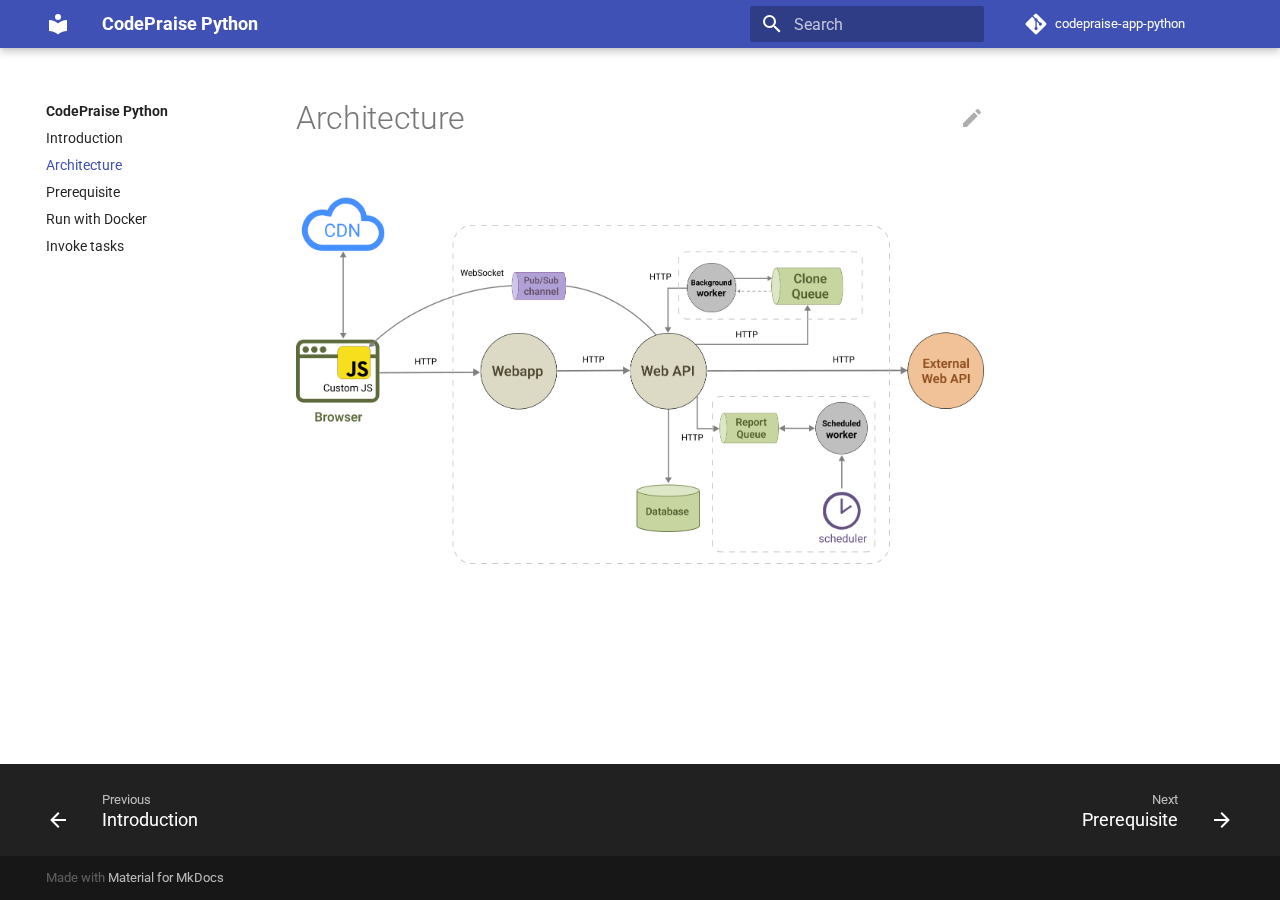
<file: architecture/index.html>
<!doctype html>
<html lang="en" class="no-js">
  <head>
    
      <meta charset="utf-8">
      <meta name="viewport" content="width=device-width,initial-scale=1">
      
      
      
      <link rel="icon" href="../assets/images/favicon.png">
      <meta name="generator" content="mkdocs-1.4.0, mkdocs-material-8.5.6">
    
    
      
        <title>Architecture - CodePraise Python</title>
      
    
    
      <link rel="stylesheet" href="../assets/stylesheets/main.20d9efc8.min.css">
      
        
        <link rel="stylesheet" href="../assets/stylesheets/palette.cbb835fc.min.css">
        
          
          
          <meta name="theme-color" content="#4051b5">
        
      
      

    
    
    
      
        
        
        <link rel="preconnect" href="https://fonts.gstatic.com" crossorigin>
        <link rel="stylesheet" href="https://fonts.googleapis.com/css?family=Roboto:300,300i,400,400i,700,700i%7CRoboto+Mono:400,400i,700,700i&display=fallback">
        <style>:root{--md-text-font:"Roboto";--md-code-font:"Roboto Mono"}</style>
      
    
    
    <script>__md_scope=new URL("..",location),__md_hash=e=>[...e].reduce((e,_)=>(e<<5)-e+_.charCodeAt(0),0),__md_get=(e,_=localStorage,t=__md_scope)=>JSON.parse(_.getItem(t.pathname+"."+e)),__md_set=(e,_,t=localStorage,a=__md_scope)=>{try{t.setItem(a.pathname+"."+e,JSON.stringify(_))}catch(e){}}</script>
    
      

    
    
    
  </head>
  
  
    
    
    
    
    
    <body dir="ltr" data-md-color-scheme="" data-md-color-primary="indigo" data-md-color-accent="">
  
    
    
    <input class="md-toggle" data-md-toggle="drawer" type="checkbox" id="__drawer" autocomplete="off">
    <input class="md-toggle" data-md-toggle="search" type="checkbox" id="__search" autocomplete="off">
    <label class="md-overlay" for="__drawer"></label>
    <div data-md-component="skip">
      
        
        <a href="#architecture" class="md-skip">
          Skip to content
        </a>
      
    </div>
    <div data-md-component="announce">
      
    </div>
    
    
      

<header class="md-header" data-md-component="header">
  <nav class="md-header__inner md-grid" aria-label="Header">
    <a href=".." title="CodePraise Python" class="md-header__button md-logo" aria-label="CodePraise Python" data-md-component="logo">
      
  
  <svg xmlns="http://www.w3.org/2000/svg" viewBox="0 0 24 24"><path d="M12 8a3 3 0 0 0 3-3 3 3 0 0 0-3-3 3 3 0 0 0-3 3 3 3 0 0 0 3 3m0 3.54C9.64 9.35 6.5 8 3 8v11c3.5 0 6.64 1.35 9 3.54 2.36-2.19 5.5-3.54 9-3.54V8c-3.5 0-6.64 1.35-9 3.54Z"/></svg>

    </a>
    <label class="md-header__button md-icon" for="__drawer">
      <svg xmlns="http://www.w3.org/2000/svg" viewBox="0 0 24 24"><path d="M3 6h18v2H3V6m0 5h18v2H3v-2m0 5h18v2H3v-2Z"/></svg>
    </label>
    <div class="md-header__title" data-md-component="header-title">
      <div class="md-header__ellipsis">
        <div class="md-header__topic">
          <span class="md-ellipsis">
            CodePraise Python
          </span>
        </div>
        <div class="md-header__topic" data-md-component="header-topic">
          <span class="md-ellipsis">
            
              Architecture
            
          </span>
        </div>
      </div>
    </div>
    
    
    
      <label class="md-header__button md-icon" for="__search">
        <svg xmlns="http://www.w3.org/2000/svg" viewBox="0 0 24 24"><path d="M9.5 3A6.5 6.5 0 0 1 16 9.5c0 1.61-.59 3.09-1.56 4.23l.27.27h.79l5 5-1.5 1.5-5-5v-.79l-.27-.27A6.516 6.516 0 0 1 9.5 16 6.5 6.5 0 0 1 3 9.5 6.5 6.5 0 0 1 9.5 3m0 2C7 5 5 7 5 9.5S7 14 9.5 14 14 12 14 9.5 12 5 9.5 5Z"/></svg>
      </label>
      <div class="md-search" data-md-component="search" role="dialog">
  <label class="md-search__overlay" for="__search"></label>
  <div class="md-search__inner" role="search">
    <form class="md-search__form" name="search">
      <input type="text" class="md-search__input" name="query" aria-label="Search" placeholder="Search" autocapitalize="off" autocorrect="off" autocomplete="off" spellcheck="false" data-md-component="search-query" required>
      <label class="md-search__icon md-icon" for="__search">
        <svg xmlns="http://www.w3.org/2000/svg" viewBox="0 0 24 24"><path d="M9.5 3A6.5 6.5 0 0 1 16 9.5c0 1.61-.59 3.09-1.56 4.23l.27.27h.79l5 5-1.5 1.5-5-5v-.79l-.27-.27A6.516 6.516 0 0 1 9.5 16 6.5 6.5 0 0 1 3 9.5 6.5 6.5 0 0 1 9.5 3m0 2C7 5 5 7 5 9.5S7 14 9.5 14 14 12 14 9.5 12 5 9.5 5Z"/></svg>
        <svg xmlns="http://www.w3.org/2000/svg" viewBox="0 0 24 24"><path d="M20 11v2H8l5.5 5.5-1.42 1.42L4.16 12l7.92-7.92L13.5 5.5 8 11h12Z"/></svg>
      </label>
      <nav class="md-search__options" aria-label="Search">
        
        <button type="reset" class="md-search__icon md-icon" title="Clear" aria-label="Clear" tabindex="-1">
          <svg xmlns="http://www.w3.org/2000/svg" viewBox="0 0 24 24"><path d="M19 6.41 17.59 5 12 10.59 6.41 5 5 6.41 10.59 12 5 17.59 6.41 19 12 13.41 17.59 19 19 17.59 13.41 12 19 6.41Z"/></svg>
        </button>
      </nav>
      
        <div class="md-search__suggest" data-md-component="search-suggest"></div>
      
    </form>
    <div class="md-search__output">
      <div class="md-search__scrollwrap" data-md-scrollfix>
        <div class="md-search-result" data-md-component="search-result">
          <div class="md-search-result__meta">
            Initializing search
          </div>
          <ol class="md-search-result__list"></ol>
        </div>
      </div>
    </div>
  </div>
</div>
    
    
      <div class="md-header__source">
        <a href="https://github.com/as10896/codepraise-app-python" title="Go to repository" class="md-source" data-md-component="source">
  <div class="md-source__icon md-icon">
    
    <svg xmlns="http://www.w3.org/2000/svg" viewBox="0 0 448 512"><!--! Font Awesome Free 6.2.0 by @fontawesome - https://fontawesome.com License - https://fontawesome.com/license/free (Icons: CC BY 4.0, Fonts: SIL OFL 1.1, Code: MIT License) Copyright 2022 Fonticons, Inc.--><path d="M439.55 236.05 244 40.45a28.87 28.87 0 0 0-40.81 0l-40.66 40.63 51.52 51.52c27.06-9.14 52.68 16.77 43.39 43.68l49.66 49.66c34.23-11.8 61.18 31 35.47 56.69-26.49 26.49-70.21-2.87-56-37.34L240.22 199v121.85c25.3 12.54 22.26 41.85 9.08 55a34.34 34.34 0 0 1-48.55 0c-17.57-17.6-11.07-46.91 11.25-56v-123c-20.8-8.51-24.6-30.74-18.64-45L142.57 101 8.45 235.14a28.86 28.86 0 0 0 0 40.81l195.61 195.6a28.86 28.86 0 0 0 40.8 0l194.69-194.69a28.86 28.86 0 0 0 0-40.81z"/></svg>
  </div>
  <div class="md-source__repository">
    codepraise-app-python
  </div>
</a>
      </div>
    
  </nav>
  
</header>
    
    <div class="md-container" data-md-component="container">
      
      
        
          
        
      
      <main class="md-main" data-md-component="main">
        <div class="md-main__inner md-grid">
          
            
              
              <div class="md-sidebar md-sidebar--primary" data-md-component="sidebar" data-md-type="navigation" >
                <div class="md-sidebar__scrollwrap">
                  <div class="md-sidebar__inner">
                    


<nav class="md-nav md-nav--primary" aria-label="Navigation" data-md-level="0">
  <label class="md-nav__title" for="__drawer">
    <a href=".." title="CodePraise Python" class="md-nav__button md-logo" aria-label="CodePraise Python" data-md-component="logo">
      
  
  <svg xmlns="http://www.w3.org/2000/svg" viewBox="0 0 24 24"><path d="M12 8a3 3 0 0 0 3-3 3 3 0 0 0-3-3 3 3 0 0 0-3 3 3 3 0 0 0 3 3m0 3.54C9.64 9.35 6.5 8 3 8v11c3.5 0 6.64 1.35 9 3.54 2.36-2.19 5.5-3.54 9-3.54V8c-3.5 0-6.64 1.35-9 3.54Z"/></svg>

    </a>
    CodePraise Python
  </label>
  
    <div class="md-nav__source">
      <a href="https://github.com/as10896/codepraise-app-python" title="Go to repository" class="md-source" data-md-component="source">
  <div class="md-source__icon md-icon">
    
    <svg xmlns="http://www.w3.org/2000/svg" viewBox="0 0 448 512"><!--! Font Awesome Free 6.2.0 by @fontawesome - https://fontawesome.com License - https://fontawesome.com/license/free (Icons: CC BY 4.0, Fonts: SIL OFL 1.1, Code: MIT License) Copyright 2022 Fonticons, Inc.--><path d="M439.55 236.05 244 40.45a28.87 28.87 0 0 0-40.81 0l-40.66 40.63 51.52 51.52c27.06-9.14 52.68 16.77 43.39 43.68l49.66 49.66c34.23-11.8 61.18 31 35.47 56.69-26.49 26.49-70.21-2.87-56-37.34L240.22 199v121.85c25.3 12.54 22.26 41.85 9.08 55a34.34 34.34 0 0 1-48.55 0c-17.57-17.6-11.07-46.91 11.25-56v-123c-20.8-8.51-24.6-30.74-18.64-45L142.57 101 8.45 235.14a28.86 28.86 0 0 0 0 40.81l195.61 195.6a28.86 28.86 0 0 0 40.8 0l194.69-194.69a28.86 28.86 0 0 0 0-40.81z"/></svg>
  </div>
  <div class="md-source__repository">
    codepraise-app-python
  </div>
</a>
    </div>
  
  <ul class="md-nav__list" data-md-scrollfix>
    
      
      
      

  
  
  
    <li class="md-nav__item">
      <a href=".." class="md-nav__link">
        Introduction
      </a>
    </li>
  

    
      
      
      

  
  
    
  
  
    <li class="md-nav__item md-nav__item--active">
      
      <input class="md-nav__toggle md-toggle" data-md-toggle="toc" type="checkbox" id="__toc">
      
      
        
      
      
      <a href="./" class="md-nav__link md-nav__link--active">
        Architecture
      </a>
      
    </li>
  

    
      
      
      

  
  
  
    <li class="md-nav__item">
      <a href="../prerequisite/" class="md-nav__link">
        Prerequisite
      </a>
    </li>
  

    
      
      
      

  
  
  
    <li class="md-nav__item">
      <a href="../docker/" class="md-nav__link">
        Run with Docker
      </a>
    </li>
  

    
      
      
      

  
  
  
    <li class="md-nav__item">
      <a href="../invoke/" class="md-nav__link">
        Invoke tasks
      </a>
    </li>
  

    
  </ul>
</nav>
                  </div>
                </div>
              </div>
            
            
              
              <div class="md-sidebar md-sidebar--secondary" data-md-component="sidebar" data-md-type="toc" >
                <div class="md-sidebar__scrollwrap">
                  <div class="md-sidebar__inner">
                    

<nav class="md-nav md-nav--secondary" aria-label="Table of contents">
  
  
  
    
  
  
</nav>
                  </div>
                </div>
              </div>
            
          
          
            <div class="md-content" data-md-component="content">
              <article class="md-content__inner md-typeset">
                
                  

  <a href="https://github.com/as10896/codepraise-app-python/edit/main/docs/architecture.md" title="Edit this page" class="md-content__button md-icon">
    
    <svg xmlns="http://www.w3.org/2000/svg" viewBox="0 0 24 24"><path d="M20.71 7.04c.39-.39.39-1.04 0-1.41l-2.34-2.34c-.37-.39-1.02-.39-1.41 0l-1.84 1.83 3.75 3.75M3 17.25V21h3.75L17.81 9.93l-3.75-3.75L3 17.25Z"/></svg>
  </a>


<h1 id="architecture">Architecture<a class="headerlink" href="#architecture" title="Permanent link">&para;</a></h1>
<p><img alt="Architecture" src="../static/images/architecture.png" /></p>





                
              </article>
            </div>
          
          
        </div>
        
      </main>
      
        <footer class="md-footer">
  
    
    <nav class="md-footer__inner md-grid" aria-label="Footer" >
      
        
        <a href=".." class="md-footer__link md-footer__link--prev" aria-label="Previous: Introduction" rel="prev">
          <div class="md-footer__button md-icon">
            <svg xmlns="http://www.w3.org/2000/svg" viewBox="0 0 24 24"><path d="M20 11v2H8l5.5 5.5-1.42 1.42L4.16 12l7.92-7.92L13.5 5.5 8 11h12Z"/></svg>
          </div>
          <div class="md-footer__title">
            <div class="md-ellipsis">
              <span class="md-footer__direction">
                Previous
              </span>
              Introduction
            </div>
          </div>
        </a>
      
      
        
        <a href="../prerequisite/" class="md-footer__link md-footer__link--next" aria-label="Next: Prerequisite" rel="next">
          <div class="md-footer__title">
            <div class="md-ellipsis">
              <span class="md-footer__direction">
                Next
              </span>
              Prerequisite
            </div>
          </div>
          <div class="md-footer__button md-icon">
            <svg xmlns="http://www.w3.org/2000/svg" viewBox="0 0 24 24"><path d="M4 11v2h12l-5.5 5.5 1.42 1.42L19.84 12l-7.92-7.92L10.5 5.5 16 11H4Z"/></svg>
          </div>
        </a>
      
    </nav>
  
  <div class="md-footer-meta md-typeset">
    <div class="md-footer-meta__inner md-grid">
      <div class="md-copyright">
  
  
    Made with
    <a href="https://squidfunk.github.io/mkdocs-material/" target="_blank" rel="noopener">
      Material for MkDocs
    </a>
  
</div>
      
    </div>
  </div>
</footer>
      
    </div>
    <div class="md-dialog" data-md-component="dialog">
      <div class="md-dialog__inner md-typeset"></div>
    </div>
    
    <script id="__config" type="application/json">{"base": "..", "features": ["search.suggest", "search.highlight"], "search": "../assets/javascripts/workers/search.5bf1dace.min.js", "translations": {"clipboard.copied": "Copied to clipboard", "clipboard.copy": "Copy to clipboard", "search.config.lang": "en", "search.config.pipeline": "trimmer, stopWordFilter", "search.config.separator": "[\\s\\-]+", "search.placeholder": "Search", "search.result.more.one": "1 more on this page", "search.result.more.other": "# more on this page", "search.result.none": "No matching documents", "search.result.one": "1 matching document", "search.result.other": "# matching documents", "search.result.placeholder": "Type to start searching", "search.result.term.missing": "Missing", "select.version.title": "Select version"}}</script>
    
    
      <script src="../assets/javascripts/bundle.078830c0.min.js"></script>
      
    
  </body>
</html>
</file>
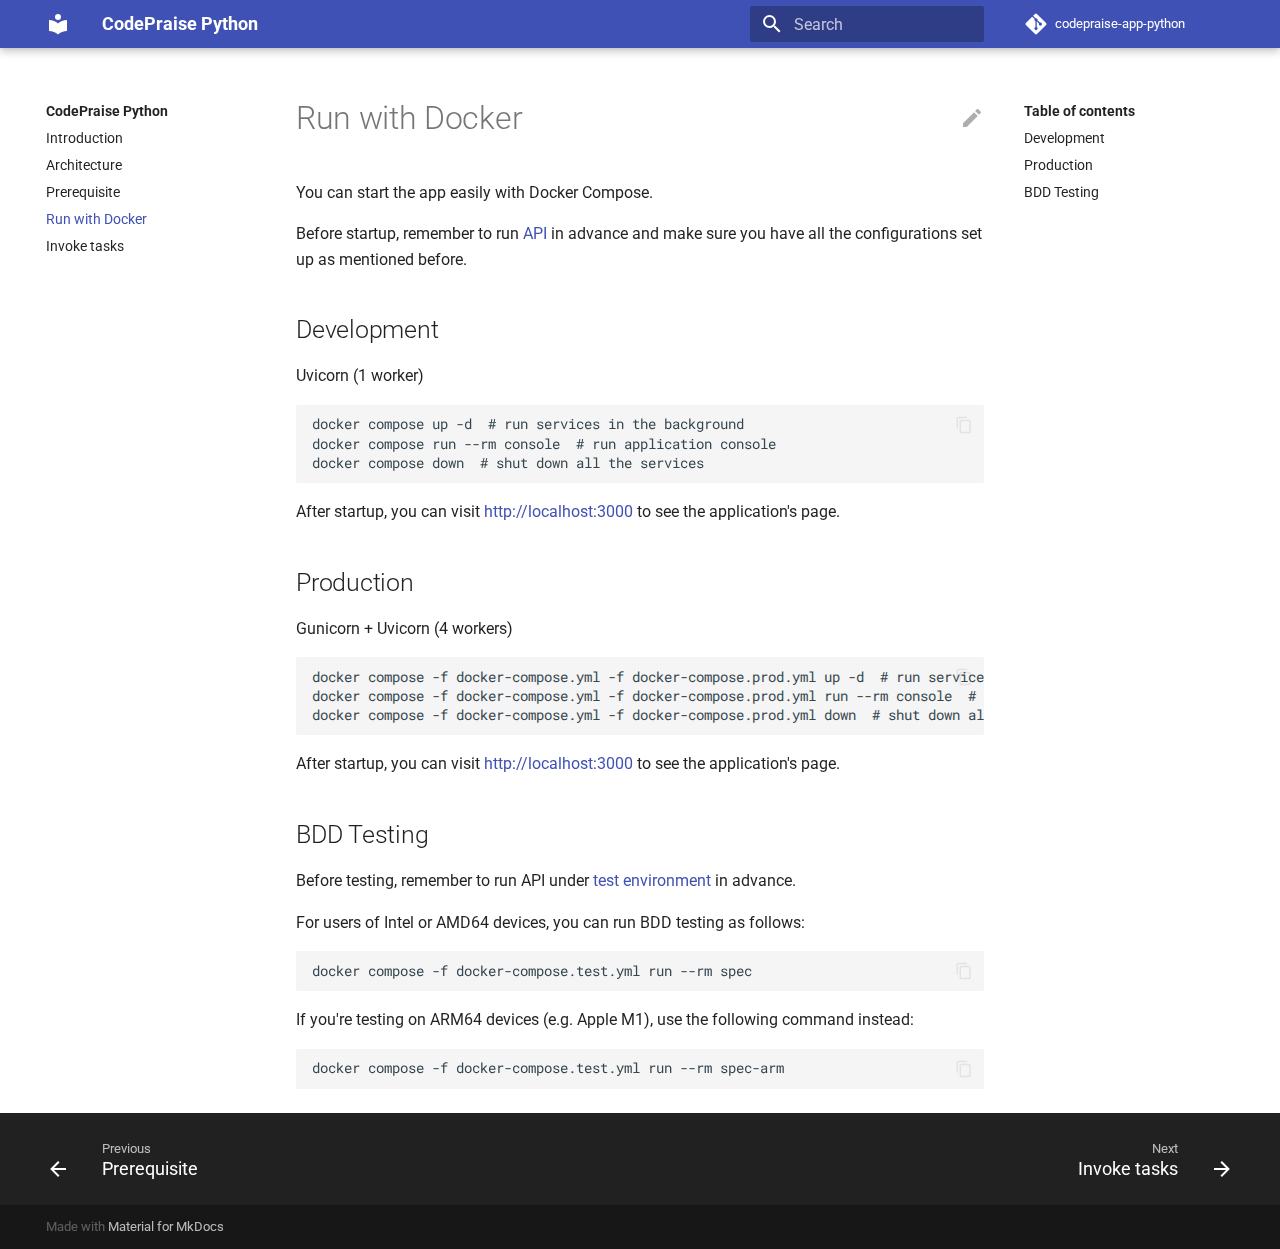
<file: docker/index.html>
<!doctype html>
<html lang="en" class="no-js">
  <head>
    
      <meta charset="utf-8">
      <meta name="viewport" content="width=device-width,initial-scale=1">
      
      
      
      <link rel="icon" href="../assets/images/favicon.png">
      <meta name="generator" content="mkdocs-1.4.0, mkdocs-material-8.5.6">
    
    
      
        <title>Run with Docker - CodePraise Python</title>
      
    
    
      <link rel="stylesheet" href="../assets/stylesheets/main.20d9efc8.min.css">
      
        
        <link rel="stylesheet" href="../assets/stylesheets/palette.cbb835fc.min.css">
        
          
          
          <meta name="theme-color" content="#4051b5">
        
      
      

    
    
    
      
        
        
        <link rel="preconnect" href="https://fonts.gstatic.com" crossorigin>
        <link rel="stylesheet" href="https://fonts.googleapis.com/css?family=Roboto:300,300i,400,400i,700,700i%7CRoboto+Mono:400,400i,700,700i&display=fallback">
        <style>:root{--md-text-font:"Roboto";--md-code-font:"Roboto Mono"}</style>
      
    
    
    <script>__md_scope=new URL("..",location),__md_hash=e=>[...e].reduce((e,_)=>(e<<5)-e+_.charCodeAt(0),0),__md_get=(e,_=localStorage,t=__md_scope)=>JSON.parse(_.getItem(t.pathname+"."+e)),__md_set=(e,_,t=localStorage,a=__md_scope)=>{try{t.setItem(a.pathname+"."+e,JSON.stringify(_))}catch(e){}}</script>
    
      

    
    
    
  </head>
  
  
    
    
    
    
    
    <body dir="ltr" data-md-color-scheme="" data-md-color-primary="indigo" data-md-color-accent="">
  
    
    
    <input class="md-toggle" data-md-toggle="drawer" type="checkbox" id="__drawer" autocomplete="off">
    <input class="md-toggle" data-md-toggle="search" type="checkbox" id="__search" autocomplete="off">
    <label class="md-overlay" for="__drawer"></label>
    <div data-md-component="skip">
      
        
        <a href="#run-with-docker" class="md-skip">
          Skip to content
        </a>
      
    </div>
    <div data-md-component="announce">
      
    </div>
    
    
      

<header class="md-header" data-md-component="header">
  <nav class="md-header__inner md-grid" aria-label="Header">
    <a href=".." title="CodePraise Python" class="md-header__button md-logo" aria-label="CodePraise Python" data-md-component="logo">
      
  
  <svg xmlns="http://www.w3.org/2000/svg" viewBox="0 0 24 24"><path d="M12 8a3 3 0 0 0 3-3 3 3 0 0 0-3-3 3 3 0 0 0-3 3 3 3 0 0 0 3 3m0 3.54C9.64 9.35 6.5 8 3 8v11c3.5 0 6.64 1.35 9 3.54 2.36-2.19 5.5-3.54 9-3.54V8c-3.5 0-6.64 1.35-9 3.54Z"/></svg>

    </a>
    <label class="md-header__button md-icon" for="__drawer">
      <svg xmlns="http://www.w3.org/2000/svg" viewBox="0 0 24 24"><path d="M3 6h18v2H3V6m0 5h18v2H3v-2m0 5h18v2H3v-2Z"/></svg>
    </label>
    <div class="md-header__title" data-md-component="header-title">
      <div class="md-header__ellipsis">
        <div class="md-header__topic">
          <span class="md-ellipsis">
            CodePraise Python
          </span>
        </div>
        <div class="md-header__topic" data-md-component="header-topic">
          <span class="md-ellipsis">
            
              Run with Docker
            
          </span>
        </div>
      </div>
    </div>
    
    
    
      <label class="md-header__button md-icon" for="__search">
        <svg xmlns="http://www.w3.org/2000/svg" viewBox="0 0 24 24"><path d="M9.5 3A6.5 6.5 0 0 1 16 9.5c0 1.61-.59 3.09-1.56 4.23l.27.27h.79l5 5-1.5 1.5-5-5v-.79l-.27-.27A6.516 6.516 0 0 1 9.5 16 6.5 6.5 0 0 1 3 9.5 6.5 6.5 0 0 1 9.5 3m0 2C7 5 5 7 5 9.5S7 14 9.5 14 14 12 14 9.5 12 5 9.5 5Z"/></svg>
      </label>
      <div class="md-search" data-md-component="search" role="dialog">
  <label class="md-search__overlay" for="__search"></label>
  <div class="md-search__inner" role="search">
    <form class="md-search__form" name="search">
      <input type="text" class="md-search__input" name="query" aria-label="Search" placeholder="Search" autocapitalize="off" autocorrect="off" autocomplete="off" spellcheck="false" data-md-component="search-query" required>
      <label class="md-search__icon md-icon" for="__search">
        <svg xmlns="http://www.w3.org/2000/svg" viewBox="0 0 24 24"><path d="M9.5 3A6.5 6.5 0 0 1 16 9.5c0 1.61-.59 3.09-1.56 4.23l.27.27h.79l5 5-1.5 1.5-5-5v-.79l-.27-.27A6.516 6.516 0 0 1 9.5 16 6.5 6.5 0 0 1 3 9.5 6.5 6.5 0 0 1 9.5 3m0 2C7 5 5 7 5 9.5S7 14 9.5 14 14 12 14 9.5 12 5 9.5 5Z"/></svg>
        <svg xmlns="http://www.w3.org/2000/svg" viewBox="0 0 24 24"><path d="M20 11v2H8l5.5 5.5-1.42 1.42L4.16 12l7.92-7.92L13.5 5.5 8 11h12Z"/></svg>
      </label>
      <nav class="md-search__options" aria-label="Search">
        
        <button type="reset" class="md-search__icon md-icon" title="Clear" aria-label="Clear" tabindex="-1">
          <svg xmlns="http://www.w3.org/2000/svg" viewBox="0 0 24 24"><path d="M19 6.41 17.59 5 12 10.59 6.41 5 5 6.41 10.59 12 5 17.59 6.41 19 12 13.41 17.59 19 19 17.59 13.41 12 19 6.41Z"/></svg>
        </button>
      </nav>
      
        <div class="md-search__suggest" data-md-component="search-suggest"></div>
      
    </form>
    <div class="md-search__output">
      <div class="md-search__scrollwrap" data-md-scrollfix>
        <div class="md-search-result" data-md-component="search-result">
          <div class="md-search-result__meta">
            Initializing search
          </div>
          <ol class="md-search-result__list"></ol>
        </div>
      </div>
    </div>
  </div>
</div>
    
    
      <div class="md-header__source">
        <a href="https://github.com/as10896/codepraise-app-python" title="Go to repository" class="md-source" data-md-component="source">
  <div class="md-source__icon md-icon">
    
    <svg xmlns="http://www.w3.org/2000/svg" viewBox="0 0 448 512"><!--! Font Awesome Free 6.2.0 by @fontawesome - https://fontawesome.com License - https://fontawesome.com/license/free (Icons: CC BY 4.0, Fonts: SIL OFL 1.1, Code: MIT License) Copyright 2022 Fonticons, Inc.--><path d="M439.55 236.05 244 40.45a28.87 28.87 0 0 0-40.81 0l-40.66 40.63 51.52 51.52c27.06-9.14 52.68 16.77 43.39 43.68l49.66 49.66c34.23-11.8 61.18 31 35.47 56.69-26.49 26.49-70.21-2.87-56-37.34L240.22 199v121.85c25.3 12.54 22.26 41.85 9.08 55a34.34 34.34 0 0 1-48.55 0c-17.57-17.6-11.07-46.91 11.25-56v-123c-20.8-8.51-24.6-30.74-18.64-45L142.57 101 8.45 235.14a28.86 28.86 0 0 0 0 40.81l195.61 195.6a28.86 28.86 0 0 0 40.8 0l194.69-194.69a28.86 28.86 0 0 0 0-40.81z"/></svg>
  </div>
  <div class="md-source__repository">
    codepraise-app-python
  </div>
</a>
      </div>
    
  </nav>
  
</header>
    
    <div class="md-container" data-md-component="container">
      
      
        
          
        
      
      <main class="md-main" data-md-component="main">
        <div class="md-main__inner md-grid">
          
            
              
              <div class="md-sidebar md-sidebar--primary" data-md-component="sidebar" data-md-type="navigation" >
                <div class="md-sidebar__scrollwrap">
                  <div class="md-sidebar__inner">
                    


<nav class="md-nav md-nav--primary" aria-label="Navigation" data-md-level="0">
  <label class="md-nav__title" for="__drawer">
    <a href=".." title="CodePraise Python" class="md-nav__button md-logo" aria-label="CodePraise Python" data-md-component="logo">
      
  
  <svg xmlns="http://www.w3.org/2000/svg" viewBox="0 0 24 24"><path d="M12 8a3 3 0 0 0 3-3 3 3 0 0 0-3-3 3 3 0 0 0-3 3 3 3 0 0 0 3 3m0 3.54C9.64 9.35 6.5 8 3 8v11c3.5 0 6.64 1.35 9 3.54 2.36-2.19 5.5-3.54 9-3.54V8c-3.5 0-6.64 1.35-9 3.54Z"/></svg>

    </a>
    CodePraise Python
  </label>
  
    <div class="md-nav__source">
      <a href="https://github.com/as10896/codepraise-app-python" title="Go to repository" class="md-source" data-md-component="source">
  <div class="md-source__icon md-icon">
    
    <svg xmlns="http://www.w3.org/2000/svg" viewBox="0 0 448 512"><!--! Font Awesome Free 6.2.0 by @fontawesome - https://fontawesome.com License - https://fontawesome.com/license/free (Icons: CC BY 4.0, Fonts: SIL OFL 1.1, Code: MIT License) Copyright 2022 Fonticons, Inc.--><path d="M439.55 236.05 244 40.45a28.87 28.87 0 0 0-40.81 0l-40.66 40.63 51.52 51.52c27.06-9.14 52.68 16.77 43.39 43.68l49.66 49.66c34.23-11.8 61.18 31 35.47 56.69-26.49 26.49-70.21-2.87-56-37.34L240.22 199v121.85c25.3 12.54 22.26 41.85 9.08 55a34.34 34.34 0 0 1-48.55 0c-17.57-17.6-11.07-46.91 11.25-56v-123c-20.8-8.51-24.6-30.74-18.64-45L142.57 101 8.45 235.14a28.86 28.86 0 0 0 0 40.81l195.61 195.6a28.86 28.86 0 0 0 40.8 0l194.69-194.69a28.86 28.86 0 0 0 0-40.81z"/></svg>
  </div>
  <div class="md-source__repository">
    codepraise-app-python
  </div>
</a>
    </div>
  
  <ul class="md-nav__list" data-md-scrollfix>
    
      
      
      

  
  
  
    <li class="md-nav__item">
      <a href=".." class="md-nav__link">
        Introduction
      </a>
    </li>
  

    
      
      
      

  
  
  
    <li class="md-nav__item">
      <a href="../architecture/" class="md-nav__link">
        Architecture
      </a>
    </li>
  

    
      
      
      

  
  
  
    <li class="md-nav__item">
      <a href="../prerequisite/" class="md-nav__link">
        Prerequisite
      </a>
    </li>
  

    
      
      
      

  
  
    
  
  
    <li class="md-nav__item md-nav__item--active">
      
      <input class="md-nav__toggle md-toggle" data-md-toggle="toc" type="checkbox" id="__toc">
      
      
        
      
      
        <label class="md-nav__link md-nav__link--active" for="__toc">
          Run with Docker
          <span class="md-nav__icon md-icon"></span>
        </label>
      
      <a href="./" class="md-nav__link md-nav__link--active">
        Run with Docker
      </a>
      
        

<nav class="md-nav md-nav--secondary" aria-label="Table of contents">
  
  
  
    
  
  
    <label class="md-nav__title" for="__toc">
      <span class="md-nav__icon md-icon"></span>
      Table of contents
    </label>
    <ul class="md-nav__list" data-md-component="toc" data-md-scrollfix>
      
        <li class="md-nav__item">
  <a href="#development" class="md-nav__link">
    Development
  </a>
  
</li>
      
        <li class="md-nav__item">
  <a href="#production" class="md-nav__link">
    Production
  </a>
  
</li>
      
        <li class="md-nav__item">
  <a href="#bdd-testing" class="md-nav__link">
    BDD Testing
  </a>
  
</li>
      
    </ul>
  
</nav>
      
    </li>
  

    
      
      
      

  
  
  
    <li class="md-nav__item">
      <a href="../invoke/" class="md-nav__link">
        Invoke tasks
      </a>
    </li>
  

    
  </ul>
</nav>
                  </div>
                </div>
              </div>
            
            
              
              <div class="md-sidebar md-sidebar--secondary" data-md-component="sidebar" data-md-type="toc" >
                <div class="md-sidebar__scrollwrap">
                  <div class="md-sidebar__inner">
                    

<nav class="md-nav md-nav--secondary" aria-label="Table of contents">
  
  
  
    
  
  
    <label class="md-nav__title" for="__toc">
      <span class="md-nav__icon md-icon"></span>
      Table of contents
    </label>
    <ul class="md-nav__list" data-md-component="toc" data-md-scrollfix>
      
        <li class="md-nav__item">
  <a href="#development" class="md-nav__link">
    Development
  </a>
  
</li>
      
        <li class="md-nav__item">
  <a href="#production" class="md-nav__link">
    Production
  </a>
  
</li>
      
        <li class="md-nav__item">
  <a href="#bdd-testing" class="md-nav__link">
    BDD Testing
  </a>
  
</li>
      
    </ul>
  
</nav>
                  </div>
                </div>
              </div>
            
          
          
            <div class="md-content" data-md-component="content">
              <article class="md-content__inner md-typeset">
                
                  

  <a href="https://github.com/as10896/codepraise-app-python/edit/main/docs/docker.md" title="Edit this page" class="md-content__button md-icon">
    
    <svg xmlns="http://www.w3.org/2000/svg" viewBox="0 0 24 24"><path d="M20.71 7.04c.39-.39.39-1.04 0-1.41l-2.34-2.34c-.37-.39-1.02-.39-1.41 0l-1.84 1.83 3.75 3.75M3 17.25V21h3.75L17.81 9.93l-3.75-3.75L3 17.25Z"/></svg>
  </a>


<h1 id="run-with-docker">Run with Docker<a class="headerlink" href="#run-with-docker" title="Permanent link">&para;</a></h1>
<p>You can start the app easily with Docker Compose.</p>
<p>Before startup, remember to run <a href="https://as10896.github.io/codepraise-api-python/docker/" target="_blank">API</a> in advance and make sure you have all the configurations set up as mentioned before.</p>
<h2 id="development">Development<a class="headerlink" href="#development" title="Permanent link">&para;</a></h2>
<p>Uvicorn (1 worker)</p>
<pre><code class="language-shell">docker compose up -d  # run services in the background
docker compose run --rm console  # run application console
docker compose down  # shut down all the services
</code></pre>
<p>After startup, you can visit <a href="http://localhost:3000" target="_blank">http://localhost:3000</a> to see the application's page.</p>
<h2 id="production">Production<a class="headerlink" href="#production" title="Permanent link">&para;</a></h2>
<p>Gunicorn + Uvicorn (4 workers)</p>
<pre><code class="language-shell">docker compose -f docker-compose.yml -f docker-compose.prod.yml up -d  # run services in the background
docker compose -f docker-compose.yml -f docker-compose.prod.yml run --rm console  # run application console
docker compose -f docker-compose.yml -f docker-compose.prod.yml down  # shut down all the servicesvolumes
</code></pre>
<p>After startup, you can visit <a href="http://localhost:3000" target="_blank">http://localhost:3000</a> to see the application's page.</p>
<h2 id="bdd-testing">BDD Testing<a class="headerlink" href="#bdd-testing" title="Permanent link">&para;</a></h2>
<p>Before testing, remember to run API under <a href="https://as10896.github.io/codepraise-api-python/docker/#testing" target="_blank">test environment</a> in advance.</p>
<p>For users of Intel or AMD64 devices, you can run BDD testing as follows:</p>
<pre><code class="language-shell">docker compose -f docker-compose.test.yml run --rm spec
</code></pre>
<p>If you're testing on ARM64 devices (e.g. Apple M1), use the following command instead:</p>
<pre><code class="language-shell">docker compose -f docker-compose.test.yml run --rm spec-arm
</code></pre>





                
              </article>
            </div>
          
          
        </div>
        
      </main>
      
        <footer class="md-footer">
  
    
    <nav class="md-footer__inner md-grid" aria-label="Footer" >
      
        
        <a href="../prerequisite/" class="md-footer__link md-footer__link--prev" aria-label="Previous: Prerequisite" rel="prev">
          <div class="md-footer__button md-icon">
            <svg xmlns="http://www.w3.org/2000/svg" viewBox="0 0 24 24"><path d="M20 11v2H8l5.5 5.5-1.42 1.42L4.16 12l7.92-7.92L13.5 5.5 8 11h12Z"/></svg>
          </div>
          <div class="md-footer__title">
            <div class="md-ellipsis">
              <span class="md-footer__direction">
                Previous
              </span>
              Prerequisite
            </div>
          </div>
        </a>
      
      
        
        <a href="../invoke/" class="md-footer__link md-footer__link--next" aria-label="Next: Invoke tasks" rel="next">
          <div class="md-footer__title">
            <div class="md-ellipsis">
              <span class="md-footer__direction">
                Next
              </span>
              Invoke tasks
            </div>
          </div>
          <div class="md-footer__button md-icon">
            <svg xmlns="http://www.w3.org/2000/svg" viewBox="0 0 24 24"><path d="M4 11v2h12l-5.5 5.5 1.42 1.42L19.84 12l-7.92-7.92L10.5 5.5 16 11H4Z"/></svg>
          </div>
        </a>
      
    </nav>
  
  <div class="md-footer-meta md-typeset">
    <div class="md-footer-meta__inner md-grid">
      <div class="md-copyright">
  
  
    Made with
    <a href="https://squidfunk.github.io/mkdocs-material/" target="_blank" rel="noopener">
      Material for MkDocs
    </a>
  
</div>
      
    </div>
  </div>
</footer>
      
    </div>
    <div class="md-dialog" data-md-component="dialog">
      <div class="md-dialog__inner md-typeset"></div>
    </div>
    
    <script id="__config" type="application/json">{"base": "..", "features": ["search.suggest", "search.highlight"], "search": "../assets/javascripts/workers/search.5bf1dace.min.js", "translations": {"clipboard.copied": "Copied to clipboard", "clipboard.copy": "Copy to clipboard", "search.config.lang": "en", "search.config.pipeline": "trimmer, stopWordFilter", "search.config.separator": "[\\s\\-]+", "search.placeholder": "Search", "search.result.more.one": "1 more on this page", "search.result.more.other": "# more on this page", "search.result.none": "No matching documents", "search.result.one": "1 matching document", "search.result.other": "# matching documents", "search.result.placeholder": "Type to start searching", "search.result.term.missing": "Missing", "select.version.title": "Select version"}}</script>
    
    
      <script src="../assets/javascripts/bundle.078830c0.min.js"></script>
      
    
  </body>
</html>
</file>
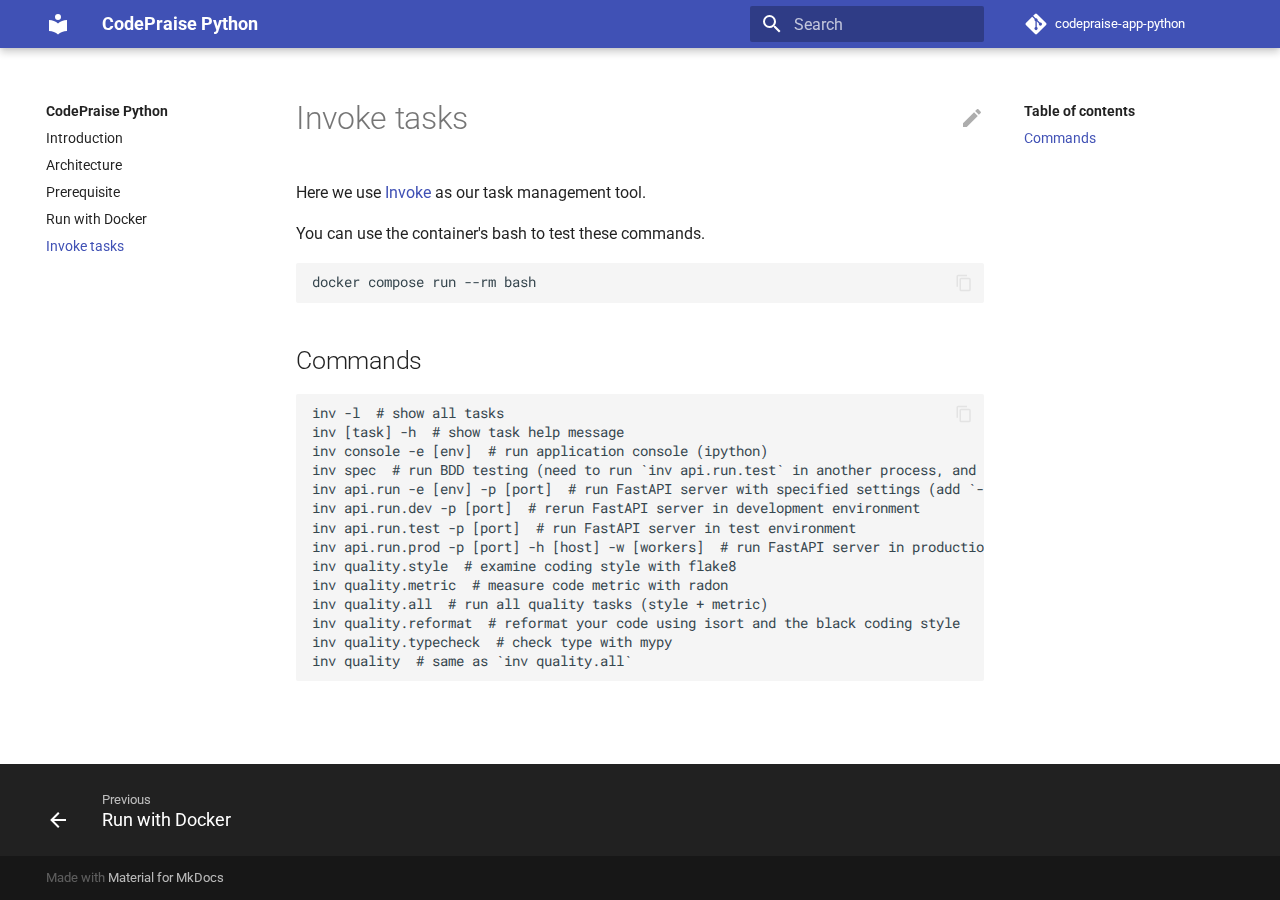
<file: invoke/index.html>
<!doctype html>
<html lang="en" class="no-js">
  <head>
    
      <meta charset="utf-8">
      <meta name="viewport" content="width=device-width,initial-scale=1">
      
      
      
      <link rel="icon" href="../assets/images/favicon.png">
      <meta name="generator" content="mkdocs-1.4.0, mkdocs-material-8.5.6">
    
    
      
        <title>Invoke tasks - CodePraise Python</title>
      
    
    
      <link rel="stylesheet" href="../assets/stylesheets/main.20d9efc8.min.css">
      
        
        <link rel="stylesheet" href="../assets/stylesheets/palette.cbb835fc.min.css">
        
          
          
          <meta name="theme-color" content="#4051b5">
        
      
      

    
    
    
      
        
        
        <link rel="preconnect" href="https://fonts.gstatic.com" crossorigin>
        <link rel="stylesheet" href="https://fonts.googleapis.com/css?family=Roboto:300,300i,400,400i,700,700i%7CRoboto+Mono:400,400i,700,700i&display=fallback">
        <style>:root{--md-text-font:"Roboto";--md-code-font:"Roboto Mono"}</style>
      
    
    
    <script>__md_scope=new URL("..",location),__md_hash=e=>[...e].reduce((e,_)=>(e<<5)-e+_.charCodeAt(0),0),__md_get=(e,_=localStorage,t=__md_scope)=>JSON.parse(_.getItem(t.pathname+"."+e)),__md_set=(e,_,t=localStorage,a=__md_scope)=>{try{t.setItem(a.pathname+"."+e,JSON.stringify(_))}catch(e){}}</script>
    
      

    
    
    
  </head>
  
  
    
    
    
    
    
    <body dir="ltr" data-md-color-scheme="" data-md-color-primary="indigo" data-md-color-accent="">
  
    
    
    <input class="md-toggle" data-md-toggle="drawer" type="checkbox" id="__drawer" autocomplete="off">
    <input class="md-toggle" data-md-toggle="search" type="checkbox" id="__search" autocomplete="off">
    <label class="md-overlay" for="__drawer"></label>
    <div data-md-component="skip">
      
        
        <a href="#invoke-tasks" class="md-skip">
          Skip to content
        </a>
      
    </div>
    <div data-md-component="announce">
      
    </div>
    
    
      

<header class="md-header" data-md-component="header">
  <nav class="md-header__inner md-grid" aria-label="Header">
    <a href=".." title="CodePraise Python" class="md-header__button md-logo" aria-label="CodePraise Python" data-md-component="logo">
      
  
  <svg xmlns="http://www.w3.org/2000/svg" viewBox="0 0 24 24"><path d="M12 8a3 3 0 0 0 3-3 3 3 0 0 0-3-3 3 3 0 0 0-3 3 3 3 0 0 0 3 3m0 3.54C9.64 9.35 6.5 8 3 8v11c3.5 0 6.64 1.35 9 3.54 2.36-2.19 5.5-3.54 9-3.54V8c-3.5 0-6.64 1.35-9 3.54Z"/></svg>

    </a>
    <label class="md-header__button md-icon" for="__drawer">
      <svg xmlns="http://www.w3.org/2000/svg" viewBox="0 0 24 24"><path d="M3 6h18v2H3V6m0 5h18v2H3v-2m0 5h18v2H3v-2Z"/></svg>
    </label>
    <div class="md-header__title" data-md-component="header-title">
      <div class="md-header__ellipsis">
        <div class="md-header__topic">
          <span class="md-ellipsis">
            CodePraise Python
          </span>
        </div>
        <div class="md-header__topic" data-md-component="header-topic">
          <span class="md-ellipsis">
            
              Invoke tasks
            
          </span>
        </div>
      </div>
    </div>
    
    
    
      <label class="md-header__button md-icon" for="__search">
        <svg xmlns="http://www.w3.org/2000/svg" viewBox="0 0 24 24"><path d="M9.5 3A6.5 6.5 0 0 1 16 9.5c0 1.61-.59 3.09-1.56 4.23l.27.27h.79l5 5-1.5 1.5-5-5v-.79l-.27-.27A6.516 6.516 0 0 1 9.5 16 6.5 6.5 0 0 1 3 9.5 6.5 6.5 0 0 1 9.5 3m0 2C7 5 5 7 5 9.5S7 14 9.5 14 14 12 14 9.5 12 5 9.5 5Z"/></svg>
      </label>
      <div class="md-search" data-md-component="search" role="dialog">
  <label class="md-search__overlay" for="__search"></label>
  <div class="md-search__inner" role="search">
    <form class="md-search__form" name="search">
      <input type="text" class="md-search__input" name="query" aria-label="Search" placeholder="Search" autocapitalize="off" autocorrect="off" autocomplete="off" spellcheck="false" data-md-component="search-query" required>
      <label class="md-search__icon md-icon" for="__search">
        <svg xmlns="http://www.w3.org/2000/svg" viewBox="0 0 24 24"><path d="M9.5 3A6.5 6.5 0 0 1 16 9.5c0 1.61-.59 3.09-1.56 4.23l.27.27h.79l5 5-1.5 1.5-5-5v-.79l-.27-.27A6.516 6.516 0 0 1 9.5 16 6.5 6.5 0 0 1 3 9.5 6.5 6.5 0 0 1 9.5 3m0 2C7 5 5 7 5 9.5S7 14 9.5 14 14 12 14 9.5 12 5 9.5 5Z"/></svg>
        <svg xmlns="http://www.w3.org/2000/svg" viewBox="0 0 24 24"><path d="M20 11v2H8l5.5 5.5-1.42 1.42L4.16 12l7.92-7.92L13.5 5.5 8 11h12Z"/></svg>
      </label>
      <nav class="md-search__options" aria-label="Search">
        
        <button type="reset" class="md-search__icon md-icon" title="Clear" aria-label="Clear" tabindex="-1">
          <svg xmlns="http://www.w3.org/2000/svg" viewBox="0 0 24 24"><path d="M19 6.41 17.59 5 12 10.59 6.41 5 5 6.41 10.59 12 5 17.59 6.41 19 12 13.41 17.59 19 19 17.59 13.41 12 19 6.41Z"/></svg>
        </button>
      </nav>
      
        <div class="md-search__suggest" data-md-component="search-suggest"></div>
      
    </form>
    <div class="md-search__output">
      <div class="md-search__scrollwrap" data-md-scrollfix>
        <div class="md-search-result" data-md-component="search-result">
          <div class="md-search-result__meta">
            Initializing search
          </div>
          <ol class="md-search-result__list"></ol>
        </div>
      </div>
    </div>
  </div>
</div>
    
    
      <div class="md-header__source">
        <a href="https://github.com/as10896/codepraise-app-python" title="Go to repository" class="md-source" data-md-component="source">
  <div class="md-source__icon md-icon">
    
    <svg xmlns="http://www.w3.org/2000/svg" viewBox="0 0 448 512"><!--! Font Awesome Free 6.2.0 by @fontawesome - https://fontawesome.com License - https://fontawesome.com/license/free (Icons: CC BY 4.0, Fonts: SIL OFL 1.1, Code: MIT License) Copyright 2022 Fonticons, Inc.--><path d="M439.55 236.05 244 40.45a28.87 28.87 0 0 0-40.81 0l-40.66 40.63 51.52 51.52c27.06-9.14 52.68 16.77 43.39 43.68l49.66 49.66c34.23-11.8 61.18 31 35.47 56.69-26.49 26.49-70.21-2.87-56-37.34L240.22 199v121.85c25.3 12.54 22.26 41.85 9.08 55a34.34 34.34 0 0 1-48.55 0c-17.57-17.6-11.07-46.91 11.25-56v-123c-20.8-8.51-24.6-30.74-18.64-45L142.57 101 8.45 235.14a28.86 28.86 0 0 0 0 40.81l195.61 195.6a28.86 28.86 0 0 0 40.8 0l194.69-194.69a28.86 28.86 0 0 0 0-40.81z"/></svg>
  </div>
  <div class="md-source__repository">
    codepraise-app-python
  </div>
</a>
      </div>
    
  </nav>
  
</header>
    
    <div class="md-container" data-md-component="container">
      
      
        
          
        
      
      <main class="md-main" data-md-component="main">
        <div class="md-main__inner md-grid">
          
            
              
              <div class="md-sidebar md-sidebar--primary" data-md-component="sidebar" data-md-type="navigation" >
                <div class="md-sidebar__scrollwrap">
                  <div class="md-sidebar__inner">
                    


<nav class="md-nav md-nav--primary" aria-label="Navigation" data-md-level="0">
  <label class="md-nav__title" for="__drawer">
    <a href=".." title="CodePraise Python" class="md-nav__button md-logo" aria-label="CodePraise Python" data-md-component="logo">
      
  
  <svg xmlns="http://www.w3.org/2000/svg" viewBox="0 0 24 24"><path d="M12 8a3 3 0 0 0 3-3 3 3 0 0 0-3-3 3 3 0 0 0-3 3 3 3 0 0 0 3 3m0 3.54C9.64 9.35 6.5 8 3 8v11c3.5 0 6.64 1.35 9 3.54 2.36-2.19 5.5-3.54 9-3.54V8c-3.5 0-6.64 1.35-9 3.54Z"/></svg>

    </a>
    CodePraise Python
  </label>
  
    <div class="md-nav__source">
      <a href="https://github.com/as10896/codepraise-app-python" title="Go to repository" class="md-source" data-md-component="source">
  <div class="md-source__icon md-icon">
    
    <svg xmlns="http://www.w3.org/2000/svg" viewBox="0 0 448 512"><!--! Font Awesome Free 6.2.0 by @fontawesome - https://fontawesome.com License - https://fontawesome.com/license/free (Icons: CC BY 4.0, Fonts: SIL OFL 1.1, Code: MIT License) Copyright 2022 Fonticons, Inc.--><path d="M439.55 236.05 244 40.45a28.87 28.87 0 0 0-40.81 0l-40.66 40.63 51.52 51.52c27.06-9.14 52.68 16.77 43.39 43.68l49.66 49.66c34.23-11.8 61.18 31 35.47 56.69-26.49 26.49-70.21-2.87-56-37.34L240.22 199v121.85c25.3 12.54 22.26 41.85 9.08 55a34.34 34.34 0 0 1-48.55 0c-17.57-17.6-11.07-46.91 11.25-56v-123c-20.8-8.51-24.6-30.74-18.64-45L142.57 101 8.45 235.14a28.86 28.86 0 0 0 0 40.81l195.61 195.6a28.86 28.86 0 0 0 40.8 0l194.69-194.69a28.86 28.86 0 0 0 0-40.81z"/></svg>
  </div>
  <div class="md-source__repository">
    codepraise-app-python
  </div>
</a>
    </div>
  
  <ul class="md-nav__list" data-md-scrollfix>
    
      
      
      

  
  
  
    <li class="md-nav__item">
      <a href=".." class="md-nav__link">
        Introduction
      </a>
    </li>
  

    
      
      
      

  
  
  
    <li class="md-nav__item">
      <a href="../architecture/" class="md-nav__link">
        Architecture
      </a>
    </li>
  

    
      
      
      

  
  
  
    <li class="md-nav__item">
      <a href="../prerequisite/" class="md-nav__link">
        Prerequisite
      </a>
    </li>
  

    
      
      
      

  
  
  
    <li class="md-nav__item">
      <a href="../docker/" class="md-nav__link">
        Run with Docker
      </a>
    </li>
  

    
      
      
      

  
  
    
  
  
    <li class="md-nav__item md-nav__item--active">
      
      <input class="md-nav__toggle md-toggle" data-md-toggle="toc" type="checkbox" id="__toc">
      
      
        
      
      
        <label class="md-nav__link md-nav__link--active" for="__toc">
          Invoke tasks
          <span class="md-nav__icon md-icon"></span>
        </label>
      
      <a href="./" class="md-nav__link md-nav__link--active">
        Invoke tasks
      </a>
      
        

<nav class="md-nav md-nav--secondary" aria-label="Table of contents">
  
  
  
    
  
  
    <label class="md-nav__title" for="__toc">
      <span class="md-nav__icon md-icon"></span>
      Table of contents
    </label>
    <ul class="md-nav__list" data-md-component="toc" data-md-scrollfix>
      
        <li class="md-nav__item">
  <a href="#commands" class="md-nav__link">
    Commands
  </a>
  
</li>
      
    </ul>
  
</nav>
      
    </li>
  

    
  </ul>
</nav>
                  </div>
                </div>
              </div>
            
            
              
              <div class="md-sidebar md-sidebar--secondary" data-md-component="sidebar" data-md-type="toc" >
                <div class="md-sidebar__scrollwrap">
                  <div class="md-sidebar__inner">
                    

<nav class="md-nav md-nav--secondary" aria-label="Table of contents">
  
  
  
    
  
  
    <label class="md-nav__title" for="__toc">
      <span class="md-nav__icon md-icon"></span>
      Table of contents
    </label>
    <ul class="md-nav__list" data-md-component="toc" data-md-scrollfix>
      
        <li class="md-nav__item">
  <a href="#commands" class="md-nav__link">
    Commands
  </a>
  
</li>
      
    </ul>
  
</nav>
                  </div>
                </div>
              </div>
            
          
          
            <div class="md-content" data-md-component="content">
              <article class="md-content__inner md-typeset">
                
                  

  <a href="https://github.com/as10896/codepraise-app-python/edit/main/docs/invoke.md" title="Edit this page" class="md-content__button md-icon">
    
    <svg xmlns="http://www.w3.org/2000/svg" viewBox="0 0 24 24"><path d="M20.71 7.04c.39-.39.39-1.04 0-1.41l-2.34-2.34c-.37-.39-1.02-.39-1.41 0l-1.84 1.83 3.75 3.75M3 17.25V21h3.75L17.81 9.93l-3.75-3.75L3 17.25Z"/></svg>
  </a>


<h1 id="invoke-tasks">Invoke tasks<a class="headerlink" href="#invoke-tasks" title="Permanent link">&para;</a></h1>
<p>Here we use <a href="https://docs.pyinvoke.org/" target="_blank">Invoke</a> as our task management tool.</p>
<p>You can use the container's bash to test these commands.</p>
<pre><code class="language-shell">docker compose run --rm bash
</code></pre>
<h2 id="commands">Commands<a class="headerlink" href="#commands" title="Permanent link">&para;</a></h2>
<pre><code class="language-shell">inv -l  # show all tasks
inv [task] -h  # show task help message
inv console -e [env]  # run application console (ipython)
inv spec  # run BDD testing (need to run `inv api.run.test` in another process, and make sure the API server has been started)
inv api.run -e [env] -p [port]  # run FastAPI server with specified settings (add `-r` or `--reload` to use auto-reload)
inv api.run.dev -p [port]  # rerun FastAPI server in development environment
inv api.run.test -p [port]  # run FastAPI server in test environment
inv api.run.prod -p [port] -h [host] -w [workers]  # run FastAPI server in production environment (with gunicorn)
inv quality.style  # examine coding style with flake8
inv quality.metric  # measure code metric with radon
inv quality.all  # run all quality tasks (style + metric)
inv quality.reformat  # reformat your code using isort and the black coding style
inv quality.typecheck  # check type with mypy
inv quality  # same as `inv quality.all`
</code></pre>





                
              </article>
            </div>
          
          
        </div>
        
      </main>
      
        <footer class="md-footer">
  
    
    <nav class="md-footer__inner md-grid" aria-label="Footer" >
      
        
        <a href="../docker/" class="md-footer__link md-footer__link--prev" aria-label="Previous: Run with Docker" rel="prev">
          <div class="md-footer__button md-icon">
            <svg xmlns="http://www.w3.org/2000/svg" viewBox="0 0 24 24"><path d="M20 11v2H8l5.5 5.5-1.42 1.42L4.16 12l7.92-7.92L13.5 5.5 8 11h12Z"/></svg>
          </div>
          <div class="md-footer__title">
            <div class="md-ellipsis">
              <span class="md-footer__direction">
                Previous
              </span>
              Run with Docker
            </div>
          </div>
        </a>
      
      
    </nav>
  
  <div class="md-footer-meta md-typeset">
    <div class="md-footer-meta__inner md-grid">
      <div class="md-copyright">
  
  
    Made with
    <a href="https://squidfunk.github.io/mkdocs-material/" target="_blank" rel="noopener">
      Material for MkDocs
    </a>
  
</div>
      
    </div>
  </div>
</footer>
      
    </div>
    <div class="md-dialog" data-md-component="dialog">
      <div class="md-dialog__inner md-typeset"></div>
    </div>
    
    <script id="__config" type="application/json">{"base": "..", "features": ["search.suggest", "search.highlight"], "search": "../assets/javascripts/workers/search.5bf1dace.min.js", "translations": {"clipboard.copied": "Copied to clipboard", "clipboard.copy": "Copy to clipboard", "search.config.lang": "en", "search.config.pipeline": "trimmer, stopWordFilter", "search.config.separator": "[\\s\\-]+", "search.placeholder": "Search", "search.result.more.one": "1 more on this page", "search.result.more.other": "# more on this page", "search.result.none": "No matching documents", "search.result.one": "1 matching document", "search.result.other": "# matching documents", "search.result.placeholder": "Type to start searching", "search.result.term.missing": "Missing", "select.version.title": "Select version"}}</script>
    
    
      <script src="../assets/javascripts/bundle.078830c0.min.js"></script>
      
    
  </body>
</html>
</file>
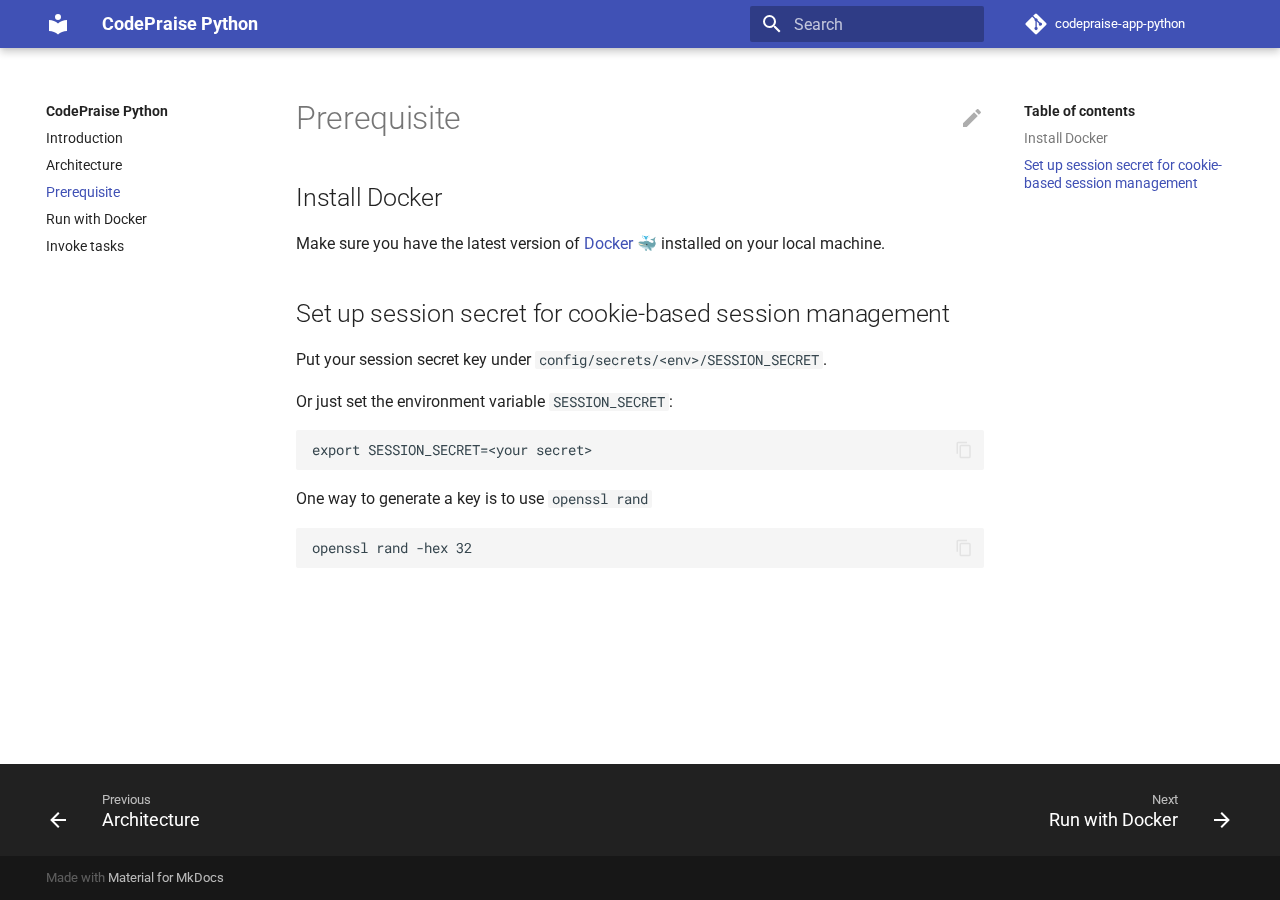
<file: prerequisite/index.html>
<!doctype html>
<html lang="en" class="no-js">
  <head>
    
      <meta charset="utf-8">
      <meta name="viewport" content="width=device-width,initial-scale=1">
      
      
      
      <link rel="icon" href="../assets/images/favicon.png">
      <meta name="generator" content="mkdocs-1.4.0, mkdocs-material-8.5.6">
    
    
      
        <title>Prerequisite - CodePraise Python</title>
      
    
    
      <link rel="stylesheet" href="../assets/stylesheets/main.20d9efc8.min.css">
      
        
        <link rel="stylesheet" href="../assets/stylesheets/palette.cbb835fc.min.css">
        
          
          
          <meta name="theme-color" content="#4051b5">
        
      
      

    
    
    
      
        
        
        <link rel="preconnect" href="https://fonts.gstatic.com" crossorigin>
        <link rel="stylesheet" href="https://fonts.googleapis.com/css?family=Roboto:300,300i,400,400i,700,700i%7CRoboto+Mono:400,400i,700,700i&display=fallback">
        <style>:root{--md-text-font:"Roboto";--md-code-font:"Roboto Mono"}</style>
      
    
    
    <script>__md_scope=new URL("..",location),__md_hash=e=>[...e].reduce((e,_)=>(e<<5)-e+_.charCodeAt(0),0),__md_get=(e,_=localStorage,t=__md_scope)=>JSON.parse(_.getItem(t.pathname+"."+e)),__md_set=(e,_,t=localStorage,a=__md_scope)=>{try{t.setItem(a.pathname+"."+e,JSON.stringify(_))}catch(e){}}</script>
    
      

    
    
    
  </head>
  
  
    
    
    
    
    
    <body dir="ltr" data-md-color-scheme="" data-md-color-primary="indigo" data-md-color-accent="">
  
    
    
    <input class="md-toggle" data-md-toggle="drawer" type="checkbox" id="__drawer" autocomplete="off">
    <input class="md-toggle" data-md-toggle="search" type="checkbox" id="__search" autocomplete="off">
    <label class="md-overlay" for="__drawer"></label>
    <div data-md-component="skip">
      
        
        <a href="#prerequisite" class="md-skip">
          Skip to content
        </a>
      
    </div>
    <div data-md-component="announce">
      
    </div>
    
    
      

<header class="md-header" data-md-component="header">
  <nav class="md-header__inner md-grid" aria-label="Header">
    <a href=".." title="CodePraise Python" class="md-header__button md-logo" aria-label="CodePraise Python" data-md-component="logo">
      
  
  <svg xmlns="http://www.w3.org/2000/svg" viewBox="0 0 24 24"><path d="M12 8a3 3 0 0 0 3-3 3 3 0 0 0-3-3 3 3 0 0 0-3 3 3 3 0 0 0 3 3m0 3.54C9.64 9.35 6.5 8 3 8v11c3.5 0 6.64 1.35 9 3.54 2.36-2.19 5.5-3.54 9-3.54V8c-3.5 0-6.64 1.35-9 3.54Z"/></svg>

    </a>
    <label class="md-header__button md-icon" for="__drawer">
      <svg xmlns="http://www.w3.org/2000/svg" viewBox="0 0 24 24"><path d="M3 6h18v2H3V6m0 5h18v2H3v-2m0 5h18v2H3v-2Z"/></svg>
    </label>
    <div class="md-header__title" data-md-component="header-title">
      <div class="md-header__ellipsis">
        <div class="md-header__topic">
          <span class="md-ellipsis">
            CodePraise Python
          </span>
        </div>
        <div class="md-header__topic" data-md-component="header-topic">
          <span class="md-ellipsis">
            
              Prerequisite
            
          </span>
        </div>
      </div>
    </div>
    
    
    
      <label class="md-header__button md-icon" for="__search">
        <svg xmlns="http://www.w3.org/2000/svg" viewBox="0 0 24 24"><path d="M9.5 3A6.5 6.5 0 0 1 16 9.5c0 1.61-.59 3.09-1.56 4.23l.27.27h.79l5 5-1.5 1.5-5-5v-.79l-.27-.27A6.516 6.516 0 0 1 9.5 16 6.5 6.5 0 0 1 3 9.5 6.5 6.5 0 0 1 9.5 3m0 2C7 5 5 7 5 9.5S7 14 9.5 14 14 12 14 9.5 12 5 9.5 5Z"/></svg>
      </label>
      <div class="md-search" data-md-component="search" role="dialog">
  <label class="md-search__overlay" for="__search"></label>
  <div class="md-search__inner" role="search">
    <form class="md-search__form" name="search">
      <input type="text" class="md-search__input" name="query" aria-label="Search" placeholder="Search" autocapitalize="off" autocorrect="off" autocomplete="off" spellcheck="false" data-md-component="search-query" required>
      <label class="md-search__icon md-icon" for="__search">
        <svg xmlns="http://www.w3.org/2000/svg" viewBox="0 0 24 24"><path d="M9.5 3A6.5 6.5 0 0 1 16 9.5c0 1.61-.59 3.09-1.56 4.23l.27.27h.79l5 5-1.5 1.5-5-5v-.79l-.27-.27A6.516 6.516 0 0 1 9.5 16 6.5 6.5 0 0 1 3 9.5 6.5 6.5 0 0 1 9.5 3m0 2C7 5 5 7 5 9.5S7 14 9.5 14 14 12 14 9.5 12 5 9.5 5Z"/></svg>
        <svg xmlns="http://www.w3.org/2000/svg" viewBox="0 0 24 24"><path d="M20 11v2H8l5.5 5.5-1.42 1.42L4.16 12l7.92-7.92L13.5 5.5 8 11h12Z"/></svg>
      </label>
      <nav class="md-search__options" aria-label="Search">
        
        <button type="reset" class="md-search__icon md-icon" title="Clear" aria-label="Clear" tabindex="-1">
          <svg xmlns="http://www.w3.org/2000/svg" viewBox="0 0 24 24"><path d="M19 6.41 17.59 5 12 10.59 6.41 5 5 6.41 10.59 12 5 17.59 6.41 19 12 13.41 17.59 19 19 17.59 13.41 12 19 6.41Z"/></svg>
        </button>
      </nav>
      
        <div class="md-search__suggest" data-md-component="search-suggest"></div>
      
    </form>
    <div class="md-search__output">
      <div class="md-search__scrollwrap" data-md-scrollfix>
        <div class="md-search-result" data-md-component="search-result">
          <div class="md-search-result__meta">
            Initializing search
          </div>
          <ol class="md-search-result__list"></ol>
        </div>
      </div>
    </div>
  </div>
</div>
    
    
      <div class="md-header__source">
        <a href="https://github.com/as10896/codepraise-app-python" title="Go to repository" class="md-source" data-md-component="source">
  <div class="md-source__icon md-icon">
    
    <svg xmlns="http://www.w3.org/2000/svg" viewBox="0 0 448 512"><!--! Font Awesome Free 6.2.0 by @fontawesome - https://fontawesome.com License - https://fontawesome.com/license/free (Icons: CC BY 4.0, Fonts: SIL OFL 1.1, Code: MIT License) Copyright 2022 Fonticons, Inc.--><path d="M439.55 236.05 244 40.45a28.87 28.87 0 0 0-40.81 0l-40.66 40.63 51.52 51.52c27.06-9.14 52.68 16.77 43.39 43.68l49.66 49.66c34.23-11.8 61.18 31 35.47 56.69-26.49 26.49-70.21-2.87-56-37.34L240.22 199v121.85c25.3 12.54 22.26 41.85 9.08 55a34.34 34.34 0 0 1-48.55 0c-17.57-17.6-11.07-46.91 11.25-56v-123c-20.8-8.51-24.6-30.74-18.64-45L142.57 101 8.45 235.14a28.86 28.86 0 0 0 0 40.81l195.61 195.6a28.86 28.86 0 0 0 40.8 0l194.69-194.69a28.86 28.86 0 0 0 0-40.81z"/></svg>
  </div>
  <div class="md-source__repository">
    codepraise-app-python
  </div>
</a>
      </div>
    
  </nav>
  
</header>
    
    <div class="md-container" data-md-component="container">
      
      
        
          
        
      
      <main class="md-main" data-md-component="main">
        <div class="md-main__inner md-grid">
          
            
              
              <div class="md-sidebar md-sidebar--primary" data-md-component="sidebar" data-md-type="navigation" >
                <div class="md-sidebar__scrollwrap">
                  <div class="md-sidebar__inner">
                    


<nav class="md-nav md-nav--primary" aria-label="Navigation" data-md-level="0">
  <label class="md-nav__title" for="__drawer">
    <a href=".." title="CodePraise Python" class="md-nav__button md-logo" aria-label="CodePraise Python" data-md-component="logo">
      
  
  <svg xmlns="http://www.w3.org/2000/svg" viewBox="0 0 24 24"><path d="M12 8a3 3 0 0 0 3-3 3 3 0 0 0-3-3 3 3 0 0 0-3 3 3 3 0 0 0 3 3m0 3.54C9.64 9.35 6.5 8 3 8v11c3.5 0 6.64 1.35 9 3.54 2.36-2.19 5.5-3.54 9-3.54V8c-3.5 0-6.64 1.35-9 3.54Z"/></svg>

    </a>
    CodePraise Python
  </label>
  
    <div class="md-nav__source">
      <a href="https://github.com/as10896/codepraise-app-python" title="Go to repository" class="md-source" data-md-component="source">
  <div class="md-source__icon md-icon">
    
    <svg xmlns="http://www.w3.org/2000/svg" viewBox="0 0 448 512"><!--! Font Awesome Free 6.2.0 by @fontawesome - https://fontawesome.com License - https://fontawesome.com/license/free (Icons: CC BY 4.0, Fonts: SIL OFL 1.1, Code: MIT License) Copyright 2022 Fonticons, Inc.--><path d="M439.55 236.05 244 40.45a28.87 28.87 0 0 0-40.81 0l-40.66 40.63 51.52 51.52c27.06-9.14 52.68 16.77 43.39 43.68l49.66 49.66c34.23-11.8 61.18 31 35.47 56.69-26.49 26.49-70.21-2.87-56-37.34L240.22 199v121.85c25.3 12.54 22.26 41.85 9.08 55a34.34 34.34 0 0 1-48.55 0c-17.57-17.6-11.07-46.91 11.25-56v-123c-20.8-8.51-24.6-30.74-18.64-45L142.57 101 8.45 235.14a28.86 28.86 0 0 0 0 40.81l195.61 195.6a28.86 28.86 0 0 0 40.8 0l194.69-194.69a28.86 28.86 0 0 0 0-40.81z"/></svg>
  </div>
  <div class="md-source__repository">
    codepraise-app-python
  </div>
</a>
    </div>
  
  <ul class="md-nav__list" data-md-scrollfix>
    
      
      
      

  
  
  
    <li class="md-nav__item">
      <a href=".." class="md-nav__link">
        Introduction
      </a>
    </li>
  

    
      
      
      

  
  
  
    <li class="md-nav__item">
      <a href="../architecture/" class="md-nav__link">
        Architecture
      </a>
    </li>
  

    
      
      
      

  
  
    
  
  
    <li class="md-nav__item md-nav__item--active">
      
      <input class="md-nav__toggle md-toggle" data-md-toggle="toc" type="checkbox" id="__toc">
      
      
        
      
      
        <label class="md-nav__link md-nav__link--active" for="__toc">
          Prerequisite
          <span class="md-nav__icon md-icon"></span>
        </label>
      
      <a href="./" class="md-nav__link md-nav__link--active">
        Prerequisite
      </a>
      
        

<nav class="md-nav md-nav--secondary" aria-label="Table of contents">
  
  
  
    
  
  
    <label class="md-nav__title" for="__toc">
      <span class="md-nav__icon md-icon"></span>
      Table of contents
    </label>
    <ul class="md-nav__list" data-md-component="toc" data-md-scrollfix>
      
        <li class="md-nav__item">
  <a href="#install-docker" class="md-nav__link">
    Install Docker
  </a>
  
</li>
      
        <li class="md-nav__item">
  <a href="#set-up-session-secret-for-cookie-based-session-management" class="md-nav__link">
    Set up session secret for cookie-based session management
  </a>
  
</li>
      
    </ul>
  
</nav>
      
    </li>
  

    
      
      
      

  
  
  
    <li class="md-nav__item">
      <a href="../docker/" class="md-nav__link">
        Run with Docker
      </a>
    </li>
  

    
      
      
      

  
  
  
    <li class="md-nav__item">
      <a href="../invoke/" class="md-nav__link">
        Invoke tasks
      </a>
    </li>
  

    
  </ul>
</nav>
                  </div>
                </div>
              </div>
            
            
              
              <div class="md-sidebar md-sidebar--secondary" data-md-component="sidebar" data-md-type="toc" >
                <div class="md-sidebar__scrollwrap">
                  <div class="md-sidebar__inner">
                    

<nav class="md-nav md-nav--secondary" aria-label="Table of contents">
  
  
  
    
  
  
    <label class="md-nav__title" for="__toc">
      <span class="md-nav__icon md-icon"></span>
      Table of contents
    </label>
    <ul class="md-nav__list" data-md-component="toc" data-md-scrollfix>
      
        <li class="md-nav__item">
  <a href="#install-docker" class="md-nav__link">
    Install Docker
  </a>
  
</li>
      
        <li class="md-nav__item">
  <a href="#set-up-session-secret-for-cookie-based-session-management" class="md-nav__link">
    Set up session secret for cookie-based session management
  </a>
  
</li>
      
    </ul>
  
</nav>
                  </div>
                </div>
              </div>
            
          
          
            <div class="md-content" data-md-component="content">
              <article class="md-content__inner md-typeset">
                
                  

  <a href="https://github.com/as10896/codepraise-app-python/edit/main/docs/prerequisite.md" title="Edit this page" class="md-content__button md-icon">
    
    <svg xmlns="http://www.w3.org/2000/svg" viewBox="0 0 24 24"><path d="M20.71 7.04c.39-.39.39-1.04 0-1.41l-2.34-2.34c-.37-.39-1.02-.39-1.41 0l-1.84 1.83 3.75 3.75M3 17.25V21h3.75L17.81 9.93l-3.75-3.75L3 17.25Z"/></svg>
  </a>


<h1 id="prerequisite">Prerequisite<a class="headerlink" href="#prerequisite" title="Permanent link">&para;</a></h1>
<h2 id="install-docker">Install Docker<a class="headerlink" href="#install-docker" title="Permanent link">&para;</a></h2>
<p>Make sure you have the latest version of <a href="https://www.docker.com/get-started" target="_blank">Docker 🐳</a> installed on your local machine.</p>
<h2 id="set-up-session-secret-for-cookie-based-session-management">Set up session secret for cookie-based session management<a class="headerlink" href="#set-up-session-secret-for-cookie-based-session-management" title="Permanent link">&para;</a></h2>
<p>Put your session secret key under <code>config/secrets/&lt;env&gt;/SESSION_SECRET</code>.</p>
<p>Or just set the environment variable <code>SESSION_SECRET</code>:</p>
<pre><code class="language-shell">export SESSION_SECRET=&lt;your secret&gt;
</code></pre>
<p>One way to generate a key is to use <code>openssl rand</code></p>
<pre><code class="language-shell">openssl rand -hex 32
</code></pre>





                
              </article>
            </div>
          
          
        </div>
        
      </main>
      
        <footer class="md-footer">
  
    
    <nav class="md-footer__inner md-grid" aria-label="Footer" >
      
        
        <a href="../architecture/" class="md-footer__link md-footer__link--prev" aria-label="Previous: Architecture" rel="prev">
          <div class="md-footer__button md-icon">
            <svg xmlns="http://www.w3.org/2000/svg" viewBox="0 0 24 24"><path d="M20 11v2H8l5.5 5.5-1.42 1.42L4.16 12l7.92-7.92L13.5 5.5 8 11h12Z"/></svg>
          </div>
          <div class="md-footer__title">
            <div class="md-ellipsis">
              <span class="md-footer__direction">
                Previous
              </span>
              Architecture
            </div>
          </div>
        </a>
      
      
        
        <a href="../docker/" class="md-footer__link md-footer__link--next" aria-label="Next: Run with Docker" rel="next">
          <div class="md-footer__title">
            <div class="md-ellipsis">
              <span class="md-footer__direction">
                Next
              </span>
              Run with Docker
            </div>
          </div>
          <div class="md-footer__button md-icon">
            <svg xmlns="http://www.w3.org/2000/svg" viewBox="0 0 24 24"><path d="M4 11v2h12l-5.5 5.5 1.42 1.42L19.84 12l-7.92-7.92L10.5 5.5 16 11H4Z"/></svg>
          </div>
        </a>
      
    </nav>
  
  <div class="md-footer-meta md-typeset">
    <div class="md-footer-meta__inner md-grid">
      <div class="md-copyright">
  
  
    Made with
    <a href="https://squidfunk.github.io/mkdocs-material/" target="_blank" rel="noopener">
      Material for MkDocs
    </a>
  
</div>
      
    </div>
  </div>
</footer>
      
    </div>
    <div class="md-dialog" data-md-component="dialog">
      <div class="md-dialog__inner md-typeset"></div>
    </div>
    
    <script id="__config" type="application/json">{"base": "..", "features": ["search.suggest", "search.highlight"], "search": "../assets/javascripts/workers/search.5bf1dace.min.js", "translations": {"clipboard.copied": "Copied to clipboard", "clipboard.copy": "Copy to clipboard", "search.config.lang": "en", "search.config.pipeline": "trimmer, stopWordFilter", "search.config.separator": "[\\s\\-]+", "search.placeholder": "Search", "search.result.more.one": "1 more on this page", "search.result.more.other": "# more on this page", "search.result.none": "No matching documents", "search.result.one": "1 matching document", "search.result.other": "# matching documents", "search.result.placeholder": "Type to start searching", "search.result.term.missing": "Missing", "select.version.title": "Select version"}}</script>
    
    
      <script src="../assets/javascripts/bundle.078830c0.min.js"></script>
      
    
  </body>
</html>
</file>
<file: assets/stylesheets/main.20d9efc8.min.css>
@charset "UTF-8";html{-webkit-text-size-adjust:none;-moz-text-size-adjust:none;-ms-text-size-adjust:none;text-size-adjust:none;box-sizing:border-box}*,:after,:before{box-sizing:inherit}@media (prefers-reduced-motion){*,:after,:before{transition:none!important}}body{margin:0}a,button,input,label{-webkit-tap-highlight-color:transparent}a{color:inherit;text-decoration:none}hr{border:0;box-sizing:initial;display:block;height:.05rem;overflow:visible;padding:0}small{font-size:80%}sub,sup{line-height:1em}img{border-style:none}table{border-collapse:initial;border-spacing:0}td,th{font-weight:400;vertical-align:top}button{background:transparent;border:0;font-family:inherit;font-size:inherit;margin:0;padding:0}input{border:0;outline:none}:root,[data-md-color-scheme=default]{--md-default-fg-color:rgba(0,0,0,.87);--md-default-fg-color--light:rgba(0,0,0,.54);--md-default-fg-color--lighter:rgba(0,0,0,.32);--md-default-fg-color--lightest:rgba(0,0,0,.07);--md-default-bg-color:#fff;--md-default-bg-color--light:hsla(0,0%,100%,.7);--md-default-bg-color--lighter:hsla(0,0%,100%,.3);--md-default-bg-color--lightest:hsla(0,0%,100%,.12);--md-primary-fg-color:#4051b5;--md-primary-fg-color--light:#5d6cc0;--md-primary-fg-color--dark:#303fa1;--md-primary-bg-color:#fff;--md-primary-bg-color--light:hsla(0,0%,100%,.7);--md-accent-fg-color:#526cfe;--md-accent-fg-color--transparent:rgba(82,108,254,.1);--md-accent-bg-color:#fff;--md-accent-bg-color--light:hsla(0,0%,100%,.7);--md-code-fg-color:#36464e;--md-code-bg-color:#f5f5f5;--md-code-hl-color:rgba(255,255,0,.5);--md-code-hl-number-color:#d52a2a;--md-code-hl-special-color:#db1457;--md-code-hl-function-color:#a846b9;--md-code-hl-constant-color:#6e59d9;--md-code-hl-keyword-color:#3f6ec6;--md-code-hl-string-color:#1c7d4d;--md-code-hl-name-color:var(--md-code-fg-color);--md-code-hl-operator-color:var(--md-default-fg-color--light);--md-code-hl-punctuation-color:var(--md-default-fg-color--light);--md-code-hl-comment-color:var(--md-default-fg-color--light);--md-code-hl-generic-color:var(--md-default-fg-color--light);--md-code-hl-variable-color:var(--md-default-fg-color--light);--md-typeset-color:var(--md-default-fg-color);--md-typeset-a-color:var(--md-primary-fg-color);--md-typeset-mark-color:rgba(255,255,0,.5);--md-typeset-del-color:rgba(245,80,61,.15);--md-typeset-ins-color:rgba(11,213,112,.15);--md-typeset-kbd-color:#fafafa;--md-typeset-kbd-accent-color:#fff;--md-typeset-kbd-border-color:#b8b8b8;--md-typeset-table-color:rgba(0,0,0,.12);--md-admonition-fg-color:var(--md-default-fg-color);--md-admonition-bg-color:var(--md-default-bg-color);--md-footer-fg-color:#fff;--md-footer-fg-color--light:hsla(0,0%,100%,.7);--md-footer-fg-color--lighter:hsla(0,0%,100%,.3);--md-footer-bg-color:rgba(0,0,0,.87);--md-footer-bg-color--dark:rgba(0,0,0,.32);--md-shadow-z1:0 0.2rem 0.5rem rgba(0,0,0,.05),0 0 0.05rem rgba(0,0,0,.1);--md-shadow-z2:0 0.2rem 0.5rem rgba(0,0,0,.1),0 0 0.05rem rgba(0,0,0,.25);--md-shadow-z3:0 0.2rem 0.5rem rgba(0,0,0,.2),0 0 0.05rem rgba(0,0,0,.35)}.md-icon svg{fill:currentcolor;display:block;height:1.2rem;width:1.2rem}body{-webkit-font-smoothing:antialiased;-moz-osx-font-smoothing:grayscale;--md-text-font-family:var(--md-text-font,_),-apple-system,BlinkMacSystemFont,Helvetica,Arial,sans-serif;--md-code-font-family:var(--md-code-font,_),SFMono-Regular,Consolas,Menlo,monospace}body,input{font-feature-settings:"kern","liga";font-family:var(--md-text-font-family)}body,code,input,kbd,pre{color:var(--md-typeset-color)}code,kbd,pre{font-feature-settings:"kern";font-family:var(--md-code-font-family)}:root{--md-typeset-table-sort-icon:url('data:image/svg+xml;charset=utf-8,<svg xmlns="http://www.w3.org/2000/svg" viewBox="0 0 24 24"><path d="m18 21-4-4h3V7h-3l4-4 4 4h-3v10h3M2 19v-2h10v2M2 13v-2h7v2M2 7V5h4v2H2Z"/></svg>');--md-typeset-table-sort-icon--asc:url('data:image/svg+xml;charset=utf-8,<svg xmlns="http://www.w3.org/2000/svg" viewBox="0 0 24 24"><path d="M19 17h3l-4 4-4-4h3V3h2M2 17h10v2H2M6 5v2H2V5m0 6h7v2H2v-2Z"/></svg>');--md-typeset-table-sort-icon--desc:url('data:image/svg+xml;charset=utf-8,<svg xmlns="http://www.w3.org/2000/svg" viewBox="0 0 24 24"><path d="M19 7h3l-4-4-4 4h3v14h2M2 17h10v2H2M6 5v2H2V5m0 6h7v2H2v-2Z"/></svg>')}.md-typeset{-webkit-print-color-adjust:exact;color-adjust:exact;font-size:.8rem;line-height:1.6}@media print{.md-typeset{font-size:.68rem}}.md-typeset blockquote,.md-typeset dl,.md-typeset figure,.md-typeset ol,.md-typeset pre,.md-typeset ul{margin-bottom:1em;margin-top:1em}.md-typeset h1{color:var(--md-default-fg-color--light);font-size:2em;line-height:1.3;margin:0 0 1.25em}.md-typeset h1,.md-typeset h2{font-weight:300;letter-spacing:-.01em}.md-typeset h2{font-size:1.5625em;line-height:1.4;margin:1.6em 0 .64em}.md-typeset h3{font-size:1.25em;font-weight:400;letter-spacing:-.01em;line-height:1.5;margin:1.6em 0 .8em}.md-typeset h2+h3{margin-top:.8em}.md-typeset h4{font-weight:700;letter-spacing:-.01em;margin:1em 0}.md-typeset h5,.md-typeset h6{color:var(--md-default-fg-color--light);font-size:.8em;font-weight:700;letter-spacing:-.01em;margin:1.25em 0}.md-typeset h5{text-transform:uppercase}.md-typeset hr{border-bottom:.05rem solid var(--md-default-fg-color--lightest);display:flow-root;margin:1.5em 0}.md-typeset a{color:var(--md-typeset-a-color);word-break:break-word}.md-typeset a,.md-typeset a:before{transition:color 125ms}.md-typeset a:focus,.md-typeset a:hover{color:var(--md-accent-fg-color)}.md-typeset a:focus code,.md-typeset a:hover code{background-color:var(--md-accent-fg-color--transparent)}.md-typeset a code{color:currentcolor;transition:background-color 125ms}.md-typeset a.focus-visible{outline-color:var(--md-accent-fg-color);outline-offset:.2rem}.md-typeset code,.md-typeset kbd,.md-typeset pre{color:var(--md-code-fg-color);direction:ltr;font-variant-ligatures:none}@media print{.md-typeset code,.md-typeset kbd,.md-typeset pre{white-space:pre-wrap}}.md-typeset code{background-color:var(--md-code-bg-color);border-radius:.1rem;-webkit-box-decoration-break:clone;box-decoration-break:clone;font-size:.85em;padding:0 .2941176471em;word-break:break-word}.md-typeset code:not(.focus-visible){-webkit-tap-highlight-color:transparent;outline:none}.md-typeset pre{display:flow-root;line-height:1.4;position:relative}.md-typeset pre>code{-webkit-box-decoration-break:slice;box-decoration-break:slice;box-shadow:none;display:block;margin:0;outline-color:var(--md-accent-fg-color);overflow:auto;padding:.7720588235em 1.1764705882em;scrollbar-color:var(--md-default-fg-color--lighter) transparent;scrollbar-width:thin;touch-action:auto;word-break:normal}.md-typeset pre>code:hover{scrollbar-color:var(--md-accent-fg-color) transparent}.md-typeset pre>code::-webkit-scrollbar{height:.2rem;width:.2rem}.md-typeset pre>code::-webkit-scrollbar-thumb{background-color:var(--md-default-fg-color--lighter)}.md-typeset pre>code::-webkit-scrollbar-thumb:hover{background-color:var(--md-accent-fg-color)}.md-typeset kbd{background-color:var(--md-typeset-kbd-color);border-radius:.1rem;box-shadow:0 .1rem 0 .05rem var(--md-typeset-kbd-border-color),0 .1rem 0 var(--md-typeset-kbd-border-color),0 -.1rem .2rem var(--md-typeset-kbd-accent-color) inset;color:var(--md-default-fg-color);display:inline-block;font-size:.75em;padding:0 .6666666667em;vertical-align:text-top;word-break:break-word}.md-typeset mark{background-color:var(--md-typeset-mark-color);-webkit-box-decoration-break:clone;box-decoration-break:clone;color:inherit;word-break:break-word}.md-typeset abbr{border-bottom:.05rem dotted var(--md-default-fg-color--light);cursor:help;text-decoration:none}@media (hover:none){.md-typeset abbr{position:relative}.md-typeset abbr[title]:-webkit-any(:focus,:hover):after{background-color:var(--md-default-fg-color);border-radius:.1rem;box-shadow:var(--md-shadow-z3);color:var(--md-default-bg-color);content:attr(title);display:inline-block;font-size:.7rem;margin-top:2em;max-width:80%;min-width:-webkit-max-content;min-width:max-content;padding:.2rem .3rem;position:absolute;width:auto}.md-typeset abbr[title]:-moz-any(:focus,:hover):after{background-color:var(--md-default-fg-color);border-radius:.1rem;box-shadow:var(--md-shadow-z3);color:var(--md-default-bg-color);content:attr(title);display:inline-block;font-size:.7rem;margin-top:2em;max-width:80%;min-width:-moz-max-content;min-width:max-content;padding:.2rem .3rem;position:absolute;width:auto}[dir=ltr] .md-typeset abbr[title]:-webkit-any(:focus,:hover):after{left:0}[dir=ltr] .md-typeset abbr[title]:-moz-any(:focus,:hover):after{left:0}[dir=ltr] .md-typeset abbr[title]:is(:focus,:hover):after{left:0}[dir=rtl] .md-typeset abbr[title]:-webkit-any(:focus,:hover):after{right:0}[dir=rtl] .md-typeset abbr[title]:-moz-any(:focus,:hover):after{right:0}[dir=rtl] .md-typeset abbr[title]:is(:focus,:hover):after{right:0}.md-typeset abbr[title]:is(:focus,:hover):after{background-color:var(--md-default-fg-color);border-radius:.1rem;box-shadow:var(--md-shadow-z3);color:var(--md-default-bg-color);content:attr(title);display:inline-block;font-size:.7rem;margin-top:2em;max-width:80%;min-width:-webkit-max-content;min-width:-moz-max-content;min-width:max-content;padding:.2rem .3rem;position:absolute;width:auto}}.md-typeset small{opacity:.75}[dir=ltr] .md-typeset sub,[dir=ltr] .md-typeset sup{margin-left:.078125em}[dir=rtl] .md-typeset sub,[dir=rtl] .md-typeset sup{margin-right:.078125em}[dir=ltr] .md-typeset blockquote{padding-left:.6rem}[dir=rtl] .md-typeset blockquote{padding-right:.6rem}[dir=ltr] .md-typeset blockquote{border-left:.2rem solid var(--md-default-fg-color--lighter)}[dir=rtl] .md-typeset blockquote{border-right:.2rem solid var(--md-default-fg-color--lighter)}.md-typeset blockquote{color:var(--md-default-fg-color--light);margin-left:0;margin-right:0}.md-typeset ul{list-style-type:disc}[dir=ltr] .md-typeset ol,[dir=ltr] .md-typeset ul{margin-left:.625em}[dir=rtl] .md-typeset ol,[dir=rtl] .md-typeset ul{margin-right:.625em}.md-typeset ol,.md-typeset ul{padding:0}.md-typeset ol:not([hidden]),.md-typeset ul:not([hidden]){display:flow-root}.md-typeset ol ol,.md-typeset ul ol{list-style-type:lower-alpha}.md-typeset ol ol ol,.md-typeset ul ol ol{list-style-type:lower-roman}[dir=ltr] .md-typeset ol li,[dir=ltr] .md-typeset ul li{margin-left:1.25em}[dir=rtl] .md-typeset ol li,[dir=rtl] .md-typeset ul li{margin-right:1.25em}.md-typeset ol li,.md-typeset ul li{margin-bottom:.5em}.md-typeset ol li blockquote,.md-typeset ol li p,.md-typeset ul li blockquote,.md-typeset ul li p{margin:.5em 0}.md-typeset ol li:last-child,.md-typeset ul li:last-child{margin-bottom:0}.md-typeset ol li :-webkit-any(ul,ol),.md-typeset ul li :-webkit-any(ul,ol){margin-bottom:.5em;margin-top:.5em}.md-typeset ol li :-moz-any(ul,ol),.md-typeset ul li :-moz-any(ul,ol){margin-bottom:.5em;margin-top:.5em}[dir=ltr] .md-typeset ol li :-webkit-any(ul,ol),[dir=ltr] .md-typeset ul li :-webkit-any(ul,ol){margin-left:.625em}[dir=ltr] .md-typeset ol li :-moz-any(ul,ol),[dir=ltr] .md-typeset ul li :-moz-any(ul,ol){margin-left:.625em}[dir=ltr] .md-typeset ol li :is(ul,ol),[dir=ltr] .md-typeset ul li :is(ul,ol){margin-left:.625em}[dir=rtl] .md-typeset ol li :-webkit-any(ul,ol),[dir=rtl] .md-typeset ul li :-webkit-any(ul,ol){margin-right:.625em}[dir=rtl] .md-typeset ol li :-moz-any(ul,ol),[dir=rtl] .md-typeset ul li :-moz-any(ul,ol){margin-right:.625em}[dir=rtl] .md-typeset ol li :is(ul,ol),[dir=rtl] .md-typeset ul li :is(ul,ol){margin-right:.625em}.md-typeset ol li :is(ul,ol),.md-typeset ul li :is(ul,ol){margin-bottom:.5em;margin-top:.5em}[dir=ltr] .md-typeset dd{margin-left:1.875em}[dir=rtl] .md-typeset dd{margin-right:1.875em}.md-typeset dd{margin-bottom:1.5em;margin-top:1em}.md-typeset img,.md-typeset svg,.md-typeset video{height:auto;max-width:100%}.md-typeset img[align=left]{margin:1em 1em 1em 0}.md-typeset img[align=right]{margin:1em 0 1em 1em}.md-typeset img[align]:only-child{margin-top:0}.md-typeset img[src$="#gh-dark-mode-only"],.md-typeset img[src$="#only-dark"]{display:none}.md-typeset figure{display:flow-root;margin:1em auto;max-width:100%;text-align:center;width:-webkit-fit-content;width:-moz-fit-content;width:fit-content}.md-typeset figure img{display:block}.md-typeset figcaption{font-style:italic;margin:1em auto;max-width:24rem}.md-typeset iframe{max-width:100%}.md-typeset table:not([class]){background-color:var(--md-default-bg-color);border:.05rem solid var(--md-typeset-table-color);border-radius:.1rem;display:inline-block;font-size:.64rem;max-width:100%;overflow:auto;touch-action:auto}@media print{.md-typeset table:not([class]){display:table}}.md-typeset table:not([class])+*{margin-top:1.5em}.md-typeset table:not([class]) :-webkit-any(th,td)>:first-child{margin-top:0}.md-typeset table:not([class]) :-moz-any(th,td)>:first-child{margin-top:0}.md-typeset table:not([class]) :is(th,td)>:first-child{margin-top:0}.md-typeset table:not([class]) :-webkit-any(th,td)>:last-child{margin-bottom:0}.md-typeset table:not([class]) :-moz-any(th,td)>:last-child{margin-bottom:0}.md-typeset table:not([class]) :is(th,td)>:last-child{margin-bottom:0}.md-typeset table:not([class]) :-webkit-any(th,td):not([align]){text-align:left}.md-typeset table:not([class]) :-moz-any(th,td):not([align]){text-align:left}.md-typeset table:not([class]) :is(th,td):not([align]){text-align:left}[dir=rtl] .md-typeset table:not([class]) :-webkit-any(th,td):not([align]){text-align:right}[dir=rtl] .md-typeset table:not([class]) :-moz-any(th,td):not([align]){text-align:right}[dir=rtl] .md-typeset table:not([class]) :is(th,td):not([align]){text-align:right}.md-typeset table:not([class]) th{font-weight:700;min-width:5rem;padding:.9375em 1.25em;vertical-align:top}.md-typeset table:not([class]) td{border-top:.05rem solid var(--md-typeset-table-color);padding:.9375em 1.25em;vertical-align:top}.md-typeset table:not([class]) tbody tr{transition:background-color 125ms}.md-typeset table:not([class]) tbody tr:hover{background-color:rgba(0,0,0,.035);box-shadow:0 .05rem 0 var(--md-default-bg-color) inset}.md-typeset table:not([class]) a{word-break:normal}.md-typeset table th[role=columnheader]{cursor:pointer}[dir=ltr] .md-typeset table th[role=columnheader]:after{margin-left:.5em}[dir=rtl] .md-typeset table th[role=columnheader]:after{margin-right:.5em}.md-typeset table th[role=columnheader]:after{content:"";display:inline-block;height:1.2em;-webkit-mask-image:var(--md-typeset-table-sort-icon);mask-image:var(--md-typeset-table-sort-icon);-webkit-mask-repeat:no-repeat;mask-repeat:no-repeat;-webkit-mask-size:contain;mask-size:contain;transition:background-color 125ms;vertical-align:text-bottom;width:1.2em}.md-typeset table th[role=columnheader]:hover:after{background-color:var(--md-default-fg-color--lighter)}.md-typeset table th[role=columnheader][aria-sort=ascending]:after{background-color:var(--md-default-fg-color--light);-webkit-mask-image:var(--md-typeset-table-sort-icon--asc);mask-image:var(--md-typeset-table-sort-icon--asc)}.md-typeset table th[role=columnheader][aria-sort=descending]:after{background-color:var(--md-default-fg-color--light);-webkit-mask-image:var(--md-typeset-table-sort-icon--desc);mask-image:var(--md-typeset-table-sort-icon--desc)}.md-typeset__scrollwrap{margin:1em -.8rem;overflow-x:auto;touch-action:auto}.md-typeset__table{display:inline-block;margin-bottom:.5em;padding:0 .8rem}@media print{.md-typeset__table{display:block}}html .md-typeset__table table{display:table;margin:0;overflow:hidden;width:100%}@media screen and (max-width:44.9375em){.md-content__inner>pre{margin:1em -.8rem}.md-content__inner>pre code{border-radius:0}}.md-banner{background-color:var(--md-footer-bg-color);color:var(--md-footer-fg-color);overflow:auto}@media print{.md-banner{display:none}}.md-banner--warning{background:var(--md-typeset-mark-color);color:var(--md-default-fg-color)}.md-banner__inner{font-size:.7rem;margin:.6rem auto;padding:0 .8rem}[dir=ltr] .md-banner__button{float:right}[dir=rtl] .md-banner__button{float:left}.md-banner__button{color:inherit;cursor:pointer;transition:opacity .25s}.md-banner__button:hover{opacity:.7}html{font-size:125%;height:100%;overflow-x:hidden}@media screen and (min-width:100em){html{font-size:137.5%}}@media screen and (min-width:125em){html{font-size:150%}}body{background-color:var(--md-default-bg-color);display:flex;flex-direction:column;font-size:.5rem;min-height:100%;position:relative;width:100%}@media print{body{display:block}}@media screen and (max-width:59.9375em){body[data-md-scrolllock]{position:fixed}}.md-grid{margin-left:auto;margin-right:auto;max-width:61rem}.md-container{display:flex;flex-direction:column;flex-grow:1}@media print{.md-container{display:block}}.md-main{flex-grow:1}.md-main__inner{display:flex;height:100%;margin-top:1.5rem}.md-ellipsis{overflow:hidden;text-overflow:ellipsis;white-space:nowrap}.md-toggle{display:none}.md-option{height:0;opacity:0;position:absolute;width:0}.md-option:checked+label:not([hidden]){display:block}.md-option.focus-visible+label{outline-color:var(--md-accent-fg-color);outline-style:auto}.md-skip{background-color:var(--md-default-fg-color);border-radius:.1rem;color:var(--md-default-bg-color);font-size:.64rem;margin:.5rem;opacity:0;outline-color:var(--md-accent-fg-color);padding:.3rem .5rem;position:fixed;transform:translateY(.4rem);z-index:-1}.md-skip:focus{opacity:1;transform:translateY(0);transition:transform .25s cubic-bezier(.4,0,.2,1),opacity 175ms 75ms;z-index:10}@page{margin:25mm}:root{--md-clipboard-icon:url('data:image/svg+xml;charset=utf-8,<svg xmlns="http://www.w3.org/2000/svg" viewBox="0 0 24 24"><path d="M19 21H8V7h11m0-2H8a2 2 0 0 0-2 2v14a2 2 0 0 0 2 2h11a2 2 0 0 0 2-2V7a2 2 0 0 0-2-2m-3-4H4a2 2 0 0 0-2 2v14h2V3h12V1Z"/></svg>')}.md-clipboard{border-radius:.1rem;color:var(--md-default-fg-color--lightest);cursor:pointer;height:1.5em;outline-color:var(--md-accent-fg-color);outline-offset:.1rem;position:absolute;right:.5em;top:.5em;transition:color .25s;width:1.5em;z-index:1}@media print{.md-clipboard{display:none}}.md-clipboard:not(.focus-visible){-webkit-tap-highlight-color:transparent;outline:none}:hover>.md-clipboard{color:var(--md-default-fg-color--light)}.md-clipboard:-webkit-any(:focus,:hover){color:var(--md-accent-fg-color)}.md-clipboard:-moz-any(:focus,:hover){color:var(--md-accent-fg-color)}.md-clipboard:is(:focus,:hover){color:var(--md-accent-fg-color)}.md-clipboard:after{background-color:currentcolor;content:"";display:block;height:1.125em;margin:0 auto;-webkit-mask-image:var(--md-clipboard-icon);mask-image:var(--md-clipboard-icon);-webkit-mask-position:center;mask-position:center;-webkit-mask-repeat:no-repeat;mask-repeat:no-repeat;-webkit-mask-size:contain;mask-size:contain;width:1.125em}.md-clipboard--inline{cursor:pointer}.md-clipboard--inline code{transition:color .25s,background-color .25s}.md-clipboard--inline:-webkit-any(:focus,:hover) code{background-color:var(--md-accent-fg-color--transparent);color:var(--md-accent-fg-color)}.md-clipboard--inline:-moz-any(:focus,:hover) code{background-color:var(--md-accent-fg-color--transparent);color:var(--md-accent-fg-color)}.md-clipboard--inline:is(:focus,:hover) code{background-color:var(--md-accent-fg-color--transparent);color:var(--md-accent-fg-color)}@keyframes consent{0%{opacity:0;transform:translateY(100%)}to{opacity:1;transform:translateY(0)}}@keyframes overlay{0%{opacity:0}to{opacity:1}}.md-consent__overlay{animation:overlay .25s both;-webkit-backdrop-filter:blur(.1rem);backdrop-filter:blur(.1rem);background-color:rgba(0,0,0,.54);height:100%;opacity:1;position:fixed;top:0;width:100%;z-index:5}.md-consent__inner{animation:consent .5s cubic-bezier(.1,.7,.1,1) both;background-color:var(--md-default-bg-color);border:0;border-radius:.1rem;bottom:0;box-shadow:0 0 .2rem rgba(0,0,0,.1),0 .2rem .4rem rgba(0,0,0,.2);max-height:100%;overflow:auto;padding:0;position:fixed;width:100%;z-index:5}.md-consent__form{padding:.8rem}.md-consent__settings{display:none;margin:1em 0}input:checked+.md-consent__settings{display:block}.md-consent__controls{margin-bottom:.8rem}.md-typeset .md-consent__controls .md-button{display:inline}@media screen and (max-width:44.9375em){.md-typeset .md-consent__controls .md-button{display:block;margin-top:.4rem;text-align:center;width:100%}}.md-consent label{cursor:pointer}.md-content{flex-grow:1;min-width:0}.md-content__inner{margin:0 .8rem 1.2rem;padding-top:.6rem}@media screen and (min-width:76.25em){[dir=ltr] .md-sidebar--primary:not([hidden])~.md-content>.md-content__inner{margin-left:1.2rem}[dir=ltr] .md-sidebar--secondary:not([hidden])~.md-content>.md-content__inner,[dir=rtl] .md-sidebar--primary:not([hidden])~.md-content>.md-content__inner{margin-right:1.2rem}[dir=rtl] .md-sidebar--secondary:not([hidden])~.md-content>.md-content__inner{margin-left:1.2rem}}.md-content__inner:before{content:"";display:block;height:.4rem}.md-content__inner>:last-child{margin-bottom:0}[dir=ltr] .md-content__button{float:right}[dir=rtl] .md-content__button{float:left}[dir=ltr] .md-content__button{margin-left:.4rem}[dir=rtl] .md-content__button{margin-right:.4rem}.md-content__button{margin:.4rem 0;padding:0}@media print{.md-content__button{display:none}}.md-typeset .md-content__button{color:var(--md-default-fg-color--lighter)}.md-content__button svg{display:inline;vertical-align:top}[dir=rtl] .md-content__button svg{transform:scaleX(-1)}[dir=ltr] .md-dialog{right:.8rem}[dir=rtl] .md-dialog{left:.8rem}.md-dialog{background-color:var(--md-default-fg-color);border-radius:.1rem;bottom:.8rem;box-shadow:var(--md-shadow-z3);min-width:11.1rem;opacity:0;padding:.4rem .6rem;pointer-events:none;position:fixed;transform:translateY(100%);transition:transform 0ms .4s,opacity .4s;z-index:4}@media print{.md-dialog{display:none}}.md-dialog--active{opacity:1;pointer-events:auto;transform:translateY(0);transition:transform .4s cubic-bezier(.075,.85,.175,1),opacity .4s}.md-dialog__inner{color:var(--md-default-bg-color);font-size:.7rem}.md-feedback{margin:2em 0 1em;text-align:center}.md-feedback fieldset{border:none;margin:0;padding:0}.md-feedback__title{font-weight:700;margin:1em auto}.md-feedback__inner{position:relative}.md-feedback__list{align-content:baseline;display:flex;flex-wrap:wrap;justify-content:center;position:relative}.md-feedback__list:hover .md-icon:not(:disabled){color:var(--md-default-fg-color--lighter)}:disabled .md-feedback__list{min-height:1.8rem}.md-feedback__icon{color:var(--md-default-fg-color--light);cursor:pointer;flex-shrink:0;margin:0 .1rem;transition:color 125ms}.md-feedback__icon:not(:disabled).md-icon:hover{color:var(--md-accent-fg-color)}.md-feedback__icon:disabled{color:var(--md-default-fg-color--lightest);pointer-events:none}.md-feedback__note{opacity:0;position:relative;transform:translateY(.4rem);transition:transform .4s cubic-bezier(.1,.7,.1,1),opacity .15s}.md-feedback__note>*{margin:0 auto;max-width:16rem}:disabled .md-feedback__note{opacity:1;transform:translateY(0)}.md-footer{background-color:var(--md-footer-bg-color);color:var(--md-footer-fg-color)}@media print{.md-footer{display:none}}.md-footer__inner{justify-content:space-between;overflow:auto;padding:.2rem}.md-footer__inner:not([hidden]){display:flex}.md-footer__link{display:flex;flex-grow:0.01;outline-color:var(--md-accent-fg-color);overflow:hidden;padding-bottom:.4rem;padding-top:1.4rem;transition:opacity .25s}.md-footer__link:-webkit-any(:focus,:hover){opacity:.7}.md-footer__link:-moz-any(:focus,:hover){opacity:.7}.md-footer__link:is(:focus,:hover){opacity:.7}[dir=rtl] .md-footer__link svg{transform:scaleX(-1)}@media screen and (max-width:44.9375em){.md-footer__link--prev .md-footer__title{display:none}}[dir=ltr] .md-footer__link--next{margin-left:auto}[dir=rtl] .md-footer__link--next{margin-right:auto}.md-footer__link--next{text-align:right}[dir=rtl] .md-footer__link--next{text-align:left}.md-footer__title{flex-grow:1;font-size:.9rem;line-height:2.4rem;max-width:calc(100% - 2.4rem);padding:0 1rem;position:relative;white-space:nowrap}.md-footer__button{margin:.2rem;padding:.4rem}.md-footer__direction{font-size:.64rem;left:0;margin-top:-1rem;opacity:.7;padding:0 1rem;position:absolute;right:0}.md-footer-meta{background-color:var(--md-footer-bg-color--dark)}.md-footer-meta__inner{display:flex;flex-wrap:wrap;justify-content:space-between;padding:.2rem}html .md-footer-meta.md-typeset a{color:var(--md-footer-fg-color--light)}html .md-footer-meta.md-typeset a:-webkit-any(:focus,:hover){color:var(--md-footer-fg-color)}html .md-footer-meta.md-typeset a:-moz-any(:focus,:hover){color:var(--md-footer-fg-color)}html .md-footer-meta.md-typeset a:is(:focus,:hover){color:var(--md-footer-fg-color)}.md-copyright{color:var(--md-footer-fg-color--lighter);font-size:.64rem;margin:auto .6rem;padding:.4rem 0;width:100%}@media screen and (min-width:45em){.md-copyright{width:auto}}.md-copyright__highlight{color:var(--md-footer-fg-color--light)}.md-social{margin:0 .4rem;padding:.2rem 0 .6rem}@media screen and (min-width:45em){.md-social{padding:.6rem 0}}.md-social__link{display:inline-block;height:1.6rem;text-align:center;width:1.6rem}.md-social__link:before{line-height:1.9}.md-social__link svg{fill:currentcolor;max-height:.8rem;vertical-align:-25%}.md-typeset .md-button{border:.1rem solid;border-radius:.1rem;color:var(--md-primary-fg-color);cursor:pointer;display:inline-block;font-weight:700;padding:.625em 2em;transition:color 125ms,background-color 125ms,border-color 125ms}.md-typeset .md-button--primary{background-color:var(--md-primary-fg-color);border-color:var(--md-primary-fg-color);color:var(--md-primary-bg-color)}.md-typeset .md-button:-webkit-any(:focus,:hover){background-color:var(--md-accent-fg-color);border-color:var(--md-accent-fg-color);color:var(--md-accent-bg-color)}.md-typeset .md-button:-moz-any(:focus,:hover){background-color:var(--md-accent-fg-color);border-color:var(--md-accent-fg-color);color:var(--md-accent-bg-color)}.md-typeset .md-button:is(:focus,:hover){background-color:var(--md-accent-fg-color);border-color:var(--md-accent-fg-color);color:var(--md-accent-bg-color)}[dir=ltr] .md-typeset .md-input{border-top-left-radius:.1rem}[dir=ltr] .md-typeset .md-input,[dir=rtl] .md-typeset .md-input{border-top-right-radius:.1rem}[dir=rtl] .md-typeset .md-input{border-top-left-radius:.1rem}.md-typeset .md-input{border-bottom:.1rem solid var(--md-default-fg-color--lighter);box-shadow:var(--md-shadow-z1);font-size:.8rem;height:1.8rem;padding:0 .6rem;transition:border .25s,box-shadow .25s}.md-typeset .md-input:-webkit-any(:focus,:hover){border-bottom-color:var(--md-accent-fg-color);box-shadow:var(--md-shadow-z2)}.md-typeset .md-input:-moz-any(:focus,:hover){border-bottom-color:var(--md-accent-fg-color);box-shadow:var(--md-shadow-z2)}.md-typeset .md-input:is(:focus,:hover){border-bottom-color:var(--md-accent-fg-color);box-shadow:var(--md-shadow-z2)}.md-typeset .md-input--stretch{width:100%}.md-header{background-color:var(--md-primary-fg-color);box-shadow:0 0 .2rem transparent,0 .2rem .4rem transparent;color:var(--md-primary-bg-color);display:block;left:0;position:-webkit-sticky;position:sticky;right:0;top:0;z-index:4}@media print{.md-header{display:none}}.md-header[hidden]{transform:translateY(-100%);transition:transform .25s cubic-bezier(.8,0,.6,1),box-shadow .25s}.md-header--shadow{box-shadow:0 0 .2rem rgba(0,0,0,.1),0 .2rem .4rem rgba(0,0,0,.2);transition:transform .25s cubic-bezier(.1,.7,.1,1),box-shadow .25s}.md-header__inner{align-items:center;display:flex;padding:0 .2rem}.md-header__button{color:currentcolor;cursor:pointer;margin:.2rem;outline-color:var(--md-accent-fg-color);padding:.4rem;position:relative;transition:opacity .25s;vertical-align:middle;z-index:1}.md-header__button:hover{opacity:.7}.md-header__button:not([hidden]){display:inline-block}.md-header__button:not(.focus-visible){-webkit-tap-highlight-color:transparent;outline:none}.md-header__button.md-logo{margin:.2rem;padding:.4rem}@media screen and (max-width:76.1875em){.md-header__button.md-logo{display:none}}.md-header__button.md-logo :-webkit-any(img,svg){fill:currentcolor;display:block;height:1.2rem;width:auto}.md-header__button.md-logo :-moz-any(img,svg){fill:currentcolor;display:block;height:1.2rem;width:auto}.md-header__button.md-logo :is(img,svg){fill:currentcolor;display:block;height:1.2rem;width:auto}@media screen and (min-width:60em){.md-header__button[for=__search]{display:none}}.no-js .md-header__button[for=__search]{display:none}[dir=rtl] .md-header__button[for=__search] svg{transform:scaleX(-1)}@media screen and (min-width:76.25em){.md-header__button[for=__drawer]{display:none}}.md-header__topic{display:flex;max-width:100%;position:absolute;transition:transform .4s cubic-bezier(.1,.7,.1,1),opacity .15s;white-space:nowrap}.md-header__topic+.md-header__topic{opacity:0;pointer-events:none;transform:translateX(1.25rem);transition:transform .4s cubic-bezier(1,.7,.1,.1),opacity .15s;z-index:-1}[dir=rtl] .md-header__topic+.md-header__topic{transform:translateX(-1.25rem)}.md-header__topic:first-child{font-weight:700}[dir=ltr] .md-header__title{margin-right:.4rem}[dir=rtl] .md-header__title{margin-left:.4rem}[dir=ltr] .md-header__title{margin-left:1rem}[dir=rtl] .md-header__title{margin-right:1rem}.md-header__title{flex-grow:1;font-size:.9rem;height:2.4rem;line-height:2.4rem}.md-header__title--active .md-header__topic{opacity:0;pointer-events:none;transform:translateX(-1.25rem);transition:transform .4s cubic-bezier(1,.7,.1,.1),opacity .15s;z-index:-1}[dir=rtl] .md-header__title--active .md-header__topic{transform:translateX(1.25rem)}.md-header__title--active .md-header__topic+.md-header__topic{opacity:1;pointer-events:auto;transform:translateX(0);transition:transform .4s cubic-bezier(.1,.7,.1,1),opacity .15s;z-index:0}.md-header__title>.md-header__ellipsis{height:100%;position:relative;width:100%}.md-header__option{display:flex;flex-shrink:0;max-width:100%;transition:max-width 0ms .25s,opacity .25s .25s;white-space:nowrap}[data-md-toggle=search]:checked~.md-header .md-header__option{max-width:0;opacity:0;transition:max-width 0ms,opacity 0ms}.md-header__source{display:none}@media screen and (min-width:60em){[dir=ltr] .md-header__source{margin-left:1rem}[dir=rtl] .md-header__source{margin-right:1rem}.md-header__source{display:block;max-width:11.7rem;width:11.7rem}}@media screen and (min-width:76.25em){[dir=ltr] .md-header__source{margin-left:1.4rem}[dir=rtl] .md-header__source{margin-right:1.4rem}}:root{--md-nav-icon--prev:url('data:image/svg+xml;charset=utf-8,<svg xmlns="http://www.w3.org/2000/svg" viewBox="0 0 24 24"><path d="M20 11v2H8l5.5 5.5-1.42 1.42L4.16 12l7.92-7.92L13.5 5.5 8 11h12Z"/></svg>');--md-nav-icon--next:url('data:image/svg+xml;charset=utf-8,<svg xmlns="http://www.w3.org/2000/svg" viewBox="0 0 24 24"><path d="M8.59 16.58 13.17 12 8.59 7.41 10 6l6 6-6 6-1.41-1.42Z"/></svg>');--md-toc-icon:url('data:image/svg+xml;charset=utf-8,<svg xmlns="http://www.w3.org/2000/svg" viewBox="0 0 24 24"><path d="M3 9h14V7H3v2m0 4h14v-2H3v2m0 4h14v-2H3v2m16 0h2v-2h-2v2m0-10v2h2V7h-2m0 6h2v-2h-2v2Z"/></svg>')}.md-nav{font-size:.7rem;line-height:1.3}.md-nav__title{display:block;font-weight:700;overflow:hidden;padding:0 .6rem;text-overflow:ellipsis}.md-nav__title .md-nav__button{display:none}.md-nav__title .md-nav__button img{height:100%;width:auto}.md-nav__title .md-nav__button.md-logo :-webkit-any(img,svg){fill:currentcolor;display:block;height:2.4rem;max-width:100%;object-fit:contain;width:auto}.md-nav__title .md-nav__button.md-logo :-moz-any(img,svg){fill:currentcolor;display:block;height:2.4rem;max-width:100%;object-fit:contain;width:auto}.md-nav__title .md-nav__button.md-logo :is(img,svg){fill:currentcolor;display:block;height:2.4rem;max-width:100%;object-fit:contain;width:auto}.md-nav__list{list-style:none;margin:0;padding:0}.md-nav__item{padding:0 .6rem}[dir=ltr] .md-nav__item .md-nav__item{padding-right:0}[dir=rtl] .md-nav__item .md-nav__item{padding-left:0}.md-nav__link{align-items:center;cursor:pointer;display:flex;justify-content:space-between;margin-top:.625em;overflow:hidden;scroll-snap-align:start;text-overflow:ellipsis;transition:color 125ms}.md-nav__link--passed{color:var(--md-default-fg-color--light)}.md-nav__item .md-nav__link--active{color:var(--md-typeset-a-color)}.md-nav__item .md-nav__link--index [href]{width:100%}.md-nav__link:-webkit-any(:focus,:hover){color:var(--md-accent-fg-color)}.md-nav__link:-moz-any(:focus,:hover){color:var(--md-accent-fg-color)}.md-nav__link:is(:focus,:hover){color:var(--md-accent-fg-color)}.md-nav__link.focus-visible{outline-color:var(--md-accent-fg-color);outline-offset:.2rem}.md-nav--primary .md-nav__link[for=__toc]{display:none}.md-nav--primary .md-nav__link[for=__toc] .md-icon:after{background-color:currentcolor;display:block;height:100%;-webkit-mask-image:var(--md-toc-icon);mask-image:var(--md-toc-icon);width:100%}.md-nav--primary .md-nav__link[for=__toc]~.md-nav{display:none}.md-nav__link>*{cursor:pointer;display:flex}.md-nav__icon{flex-shrink:0}.md-nav__source{display:none}@media screen and (max-width:76.1875em){.md-nav--primary,.md-nav--primary .md-nav{background-color:var(--md-default-bg-color);display:flex;flex-direction:column;height:100%;left:0;position:absolute;right:0;top:0;z-index:1}.md-nav--primary :-webkit-any(.md-nav__title,.md-nav__item){font-size:.8rem;line-height:1.5}.md-nav--primary :-moz-any(.md-nav__title,.md-nav__item){font-size:.8rem;line-height:1.5}.md-nav--primary :is(.md-nav__title,.md-nav__item){font-size:.8rem;line-height:1.5}.md-nav--primary .md-nav__title{background-color:var(--md-default-fg-color--lightest);color:var(--md-default-fg-color--light);cursor:pointer;height:5.6rem;line-height:2.4rem;padding:3rem .8rem .2rem;position:relative;white-space:nowrap}[dir=ltr] .md-nav--primary .md-nav__title .md-nav__icon{left:.4rem}[dir=rtl] .md-nav--primary .md-nav__title .md-nav__icon{right:.4rem}.md-nav--primary .md-nav__title .md-nav__icon{display:block;height:1.2rem;margin:.2rem;position:absolute;top:.4rem;width:1.2rem}.md-nav--primary .md-nav__title .md-nav__icon:after{background-color:currentcolor;content:"";display:block;height:100%;-webkit-mask-image:var(--md-nav-icon--prev);mask-image:var(--md-nav-icon--prev);-webkit-mask-position:center;mask-position:center;-webkit-mask-repeat:no-repeat;mask-repeat:no-repeat;-webkit-mask-size:contain;mask-size:contain;width:100%}.md-nav--primary .md-nav__title~.md-nav__list{background-color:var(--md-default-bg-color);box-shadow:0 .05rem 0 var(--md-default-fg-color--lightest) inset;overflow-y:auto;-ms-scroll-snap-type:y mandatory;scroll-snap-type:y mandatory;touch-action:pan-y}.md-nav--primary .md-nav__title~.md-nav__list>:first-child{border-top:0}.md-nav--primary .md-nav__title[for=__drawer]{background-color:var(--md-primary-fg-color);color:var(--md-primary-bg-color);font-weight:700}.md-nav--primary .md-nav__title .md-logo{display:block;left:.2rem;margin:.2rem;padding:.4rem;position:absolute;right:.2rem;top:.2rem}.md-nav--primary .md-nav__list{flex:1}.md-nav--primary .md-nav__item{border-top:.05rem solid var(--md-default-fg-color--lightest);padding:0}.md-nav--primary .md-nav__item--active>.md-nav__link{color:var(--md-typeset-a-color)}.md-nav--primary .md-nav__item--active>.md-nav__link:-webkit-any(:focus,:hover){color:var(--md-accent-fg-color)}.md-nav--primary .md-nav__item--active>.md-nav__link:-moz-any(:focus,:hover){color:var(--md-accent-fg-color)}.md-nav--primary .md-nav__item--active>.md-nav__link:is(:focus,:hover){color:var(--md-accent-fg-color)}.md-nav--primary .md-nav__link{margin-top:0;padding:.6rem .8rem}[dir=ltr] .md-nav--primary .md-nav__link .md-nav__icon{margin-right:-.2rem}[dir=rtl] .md-nav--primary .md-nav__link .md-nav__icon{margin-left:-.2rem}.md-nav--primary .md-nav__link .md-nav__icon{font-size:1.2rem;height:1.2rem;width:1.2rem}.md-nav--primary .md-nav__link .md-nav__icon:after{background-color:currentcolor;content:"";display:block;height:100%;-webkit-mask-image:var(--md-nav-icon--next);mask-image:var(--md-nav-icon--next);-webkit-mask-position:center;mask-position:center;-webkit-mask-repeat:no-repeat;mask-repeat:no-repeat;-webkit-mask-size:contain;mask-size:contain;width:100%}[dir=rtl] .md-nav--primary .md-nav__icon:after{transform:scale(-1)}.md-nav--primary .md-nav--secondary .md-nav{background-color:initial;position:static}[dir=ltr] .md-nav--primary .md-nav--secondary .md-nav .md-nav__link{padding-left:1.4rem}[dir=rtl] .md-nav--primary .md-nav--secondary .md-nav .md-nav__link{padding-right:1.4rem}[dir=ltr] .md-nav--primary .md-nav--secondary .md-nav .md-nav .md-nav__link{padding-left:2rem}[dir=rtl] .md-nav--primary .md-nav--secondary .md-nav .md-nav .md-nav__link{padding-right:2rem}[dir=ltr] .md-nav--primary .md-nav--secondary .md-nav .md-nav .md-nav .md-nav__link{padding-left:2.6rem}[dir=rtl] .md-nav--primary .md-nav--secondary .md-nav .md-nav .md-nav .md-nav__link{padding-right:2.6rem}[dir=ltr] .md-nav--primary .md-nav--secondary .md-nav .md-nav .md-nav .md-nav .md-nav__link{padding-left:3.2rem}[dir=rtl] .md-nav--primary .md-nav--secondary .md-nav .md-nav .md-nav .md-nav .md-nav__link{padding-right:3.2rem}.md-nav--secondary{background-color:initial}.md-nav__toggle~.md-nav{display:flex;opacity:0;transform:translateX(100%);transition:transform .25s cubic-bezier(.8,0,.6,1),opacity 125ms 50ms}[dir=rtl] .md-nav__toggle~.md-nav{transform:translateX(-100%)}.md-nav__toggle:checked~.md-nav{opacity:1;transform:translateX(0);transition:transform .25s cubic-bezier(.4,0,.2,1),opacity 125ms 125ms}.md-nav__toggle:checked~.md-nav>.md-nav__list{-webkit-backface-visibility:hidden;backface-visibility:hidden}}@media screen and (max-width:59.9375em){.md-nav--primary .md-nav__link[for=__toc]{display:flex}.md-nav--primary .md-nav__link[for=__toc] .md-icon:after{content:""}.md-nav--primary .md-nav__link[for=__toc]+.md-nav__link{display:none}.md-nav--primary .md-nav__link[for=__toc]~.md-nav{display:flex}.md-nav__source{background-color:var(--md-primary-fg-color--dark);color:var(--md-primary-bg-color);display:block;padding:0 .2rem}}@media screen and (min-width:60em) and (max-width:76.1875em){.md-nav--integrated .md-nav__link[for=__toc]{display:flex}.md-nav--integrated .md-nav__link[for=__toc] .md-icon:after{content:""}.md-nav--integrated .md-nav__link[for=__toc]+.md-nav__link{display:none}.md-nav--integrated .md-nav__link[for=__toc]~.md-nav{display:flex}}@media screen and (min-width:60em){.md-nav--secondary .md-nav__title{background:var(--md-default-bg-color);box-shadow:0 0 .4rem .4rem var(--md-default-bg-color);position:-webkit-sticky;position:sticky;top:0;z-index:1}.md-nav--secondary .md-nav__title[for=__toc]{scroll-snap-align:start}.md-nav--secondary .md-nav__title .md-nav__icon{display:none}}@media screen and (min-width:76.25em){.md-nav{transition:max-height .25s cubic-bezier(.86,0,.07,1)}.md-nav--primary .md-nav__title{background:var(--md-default-bg-color);box-shadow:0 0 .4rem .4rem var(--md-default-bg-color);position:-webkit-sticky;position:sticky;top:0;z-index:1}.md-nav--primary .md-nav__title[for=__drawer]{scroll-snap-align:start}.md-nav--primary .md-nav__title .md-nav__icon,.md-nav__toggle~.md-nav{display:none}.md-nav__toggle:-webkit-any(:checked,:indeterminate)~.md-nav{display:block}.md-nav__toggle:-moz-any(:checked,:indeterminate)~.md-nav{display:block}.md-nav__toggle:is(:checked,:indeterminate)~.md-nav{display:block}.md-nav__item--nested>.md-nav>.md-nav__title{display:none}.md-nav__item--section{display:block;margin:1.25em 0}.md-nav__item--section:last-child{margin-bottom:0}.md-nav__item--section>.md-nav__link{font-weight:700;pointer-events:none}.md-nav__item--section>.md-nav__link--index [href]{pointer-events:auto}.md-nav__item--section>.md-nav__link .md-nav__icon{display:none}.md-nav__item--section>.md-nav{display:block}.md-nav__item--section>.md-nav>.md-nav__list>.md-nav__item{padding:0}.md-nav__icon{border-radius:100%;height:.9rem;transition:background-color .25s,transform .25s;width:.9rem}[dir=rtl] .md-nav__icon{transform:rotate(180deg)}.md-nav__icon:hover{background-color:var(--md-accent-fg-color--transparent)}.md-nav__icon:after{background-color:currentcolor;content:"";display:inline-block;height:100%;-webkit-mask-image:var(--md-nav-icon--next);mask-image:var(--md-nav-icon--next);-webkit-mask-position:center;mask-position:center;-webkit-mask-repeat:no-repeat;mask-repeat:no-repeat;-webkit-mask-size:contain;mask-size:contain;vertical-align:-.1rem;width:100%}.md-nav__item--nested .md-nav__toggle:checked~.md-nav__link .md-nav__icon,.md-nav__item--nested .md-nav__toggle:indeterminate~.md-nav__link .md-nav__icon{transform:rotate(90deg)}.md-nav--lifted>.md-nav__list>.md-nav__item,.md-nav--lifted>.md-nav__list>.md-nav__item--nested,.md-nav--lifted>.md-nav__title{display:none}.md-nav--lifted>.md-nav__list>.md-nav__item--active{display:block;padding:0}.md-nav--lifted>.md-nav__list>.md-nav__item--active>.md-nav__link{background:var(--md-default-bg-color);box-shadow:0 0 .4rem .4rem var(--md-default-bg-color);font-weight:700;margin-top:0;padding:0 .6rem;position:-webkit-sticky;position:sticky;top:0;z-index:1}.md-nav--lifted>.md-nav__list>.md-nav__item--active>.md-nav__link:not(.md-nav__link--index){pointer-events:none}.md-nav--lifted>.md-nav__list>.md-nav__item--active>.md-nav__link .md-nav__icon{display:none}.md-nav--lifted .md-nav[data-md-level="1"]{display:block}[dir=ltr] .md-nav--lifted .md-nav[data-md-level="1"]>.md-nav__list>.md-nav__item{padding-right:.6rem}[dir=rtl] .md-nav--lifted .md-nav[data-md-level="1"]>.md-nav__list>.md-nav__item{padding-left:.6rem}.md-nav--integrated>.md-nav__list>.md-nav__item--active:not(.md-nav__item--nested){padding:0 .6rem}.md-nav--integrated>.md-nav__list>.md-nav__item--active:not(.md-nav__item--nested)>.md-nav__link{padding:0}[dir=ltr] .md-nav--integrated>.md-nav__list>.md-nav__item--active .md-nav--secondary{border-left:.05rem solid var(--md-primary-fg-color)}[dir=rtl] .md-nav--integrated>.md-nav__list>.md-nav__item--active .md-nav--secondary{border-right:.05rem solid var(--md-primary-fg-color)}.md-nav--integrated>.md-nav__list>.md-nav__item--active .md-nav--secondary{display:block;margin-bottom:1.25em}.md-nav--integrated>.md-nav__list>.md-nav__item--active .md-nav--secondary>.md-nav__title{display:none}}:root{--md-search-result-icon:url('data:image/svg+xml;charset=utf-8,<svg xmlns="http://www.w3.org/2000/svg" viewBox="0 0 24 24"><path d="M14 2H6a2 2 0 0 0-2 2v16a2 2 0 0 0 2 2h7c-.41-.25-.8-.56-1.14-.9-.33-.33-.61-.7-.86-1.1H6V4h7v5h5v1.18c.71.16 1.39.43 2 .82V8l-6-6m6.31 16.9c1.33-2.11.69-4.9-1.4-6.22-2.11-1.33-4.91-.68-6.22 1.4-1.34 2.11-.69 4.89 1.4 6.22 1.46.93 3.32.93 4.79.02L22 23.39 23.39 22l-3.08-3.1m-3.81.1a2.5 2.5 0 0 1-2.5-2.5 2.5 2.5 0 0 1 2.5-2.5 2.5 2.5 0 0 1 2.5 2.5 2.5 2.5 0 0 1-2.5 2.5Z"/></svg>')}.md-search{position:relative}@media screen and (min-width:60em){.md-search{padding:.2rem 0}}.no-js .md-search{display:none}.md-search__overlay{opacity:0;z-index:1}@media screen and (max-width:59.9375em){[dir=ltr] .md-search__overlay{left:-2.2rem}[dir=rtl] .md-search__overlay{right:-2.2rem}.md-search__overlay{background-color:var(--md-default-bg-color);border-radius:1rem;height:2rem;overflow:hidden;pointer-events:none;position:absolute;top:-1rem;transform-origin:center;transition:transform .3s .1s,opacity .2s .2s;width:2rem}[data-md-toggle=search]:checked~.md-header .md-search__overlay{opacity:1;transition:transform .4s,opacity .1s}}@media screen and (min-width:60em){[dir=ltr] .md-search__overlay{left:0}[dir=rtl] .md-search__overlay{right:0}.md-search__overlay{background-color:rgba(0,0,0,.54);cursor:pointer;height:0;position:fixed;top:0;transition:width 0ms .25s,height 0ms .25s,opacity .25s;width:0}[data-md-toggle=search]:checked~.md-header .md-search__overlay{height:200vh;opacity:1;transition:width 0ms,height 0ms,opacity .25s;width:100%}}@media screen and (max-width:29.9375em){[data-md-toggle=search]:checked~.md-header .md-search__overlay{transform:scale(45)}}@media screen and (min-width:30em) and (max-width:44.9375em){[data-md-toggle=search]:checked~.md-header .md-search__overlay{transform:scale(60)}}@media screen and (min-width:45em) and (max-width:59.9375em){[data-md-toggle=search]:checked~.md-header .md-search__overlay{transform:scale(75)}}.md-search__inner{-webkit-backface-visibility:hidden;backface-visibility:hidden}@media screen and (max-width:59.9375em){[dir=ltr] .md-search__inner{left:0}[dir=rtl] .md-search__inner{right:0}.md-search__inner{height:0;opacity:0;overflow:hidden;position:fixed;top:0;transform:translateX(5%);transition:width 0ms .3s,height 0ms .3s,transform .15s cubic-bezier(.4,0,.2,1) .15s,opacity .15s .15s;width:0;z-index:2}[dir=rtl] .md-search__inner{transform:translateX(-5%)}[data-md-toggle=search]:checked~.md-header .md-search__inner{height:100%;opacity:1;transform:translateX(0);transition:width 0ms 0ms,height 0ms 0ms,transform .15s cubic-bezier(.1,.7,.1,1) .15s,opacity .15s .15s;width:100%}}@media screen and (min-width:60em){[dir=ltr] .md-search__inner{float:right}[dir=rtl] .md-search__inner{float:left}.md-search__inner{padding:.1rem 0;position:relative;transition:width .25s cubic-bezier(.1,.7,.1,1);width:11.7rem}}@media screen and (min-width:60em) and (max-width:76.1875em){[data-md-toggle=search]:checked~.md-header .md-search__inner{width:23.4rem}}@media screen and (min-width:76.25em){[data-md-toggle=search]:checked~.md-header .md-search__inner{width:34.4rem}}.md-search__form{background-color:var(--md-default-bg-color);box-shadow:0 0 .6rem transparent;height:2.4rem;position:relative;transition:color .25s,background-color .25s;z-index:2}@media screen and (min-width:60em){.md-search__form{background-color:rgba(0,0,0,.26);border-radius:.1rem;height:1.8rem}.md-search__form:hover{background-color:hsla(0,0%,100%,.12)}}[data-md-toggle=search]:checked~.md-header .md-search__form{background-color:var(--md-default-bg-color);border-radius:.1rem .1rem 0 0;box-shadow:0 0 .6rem rgba(0,0,0,.07);color:var(--md-default-fg-color)}[dir=ltr] .md-search__input{padding-left:3.6rem;padding-right:2.2rem}[dir=rtl] .md-search__input{padding-left:2.2rem;padding-right:3.6rem}.md-search__input{background:transparent;font-size:.9rem;height:100%;position:relative;text-overflow:ellipsis;width:100%;z-index:2}.md-search__input::-ms-input-placeholder{-ms-transition:color .25s;transition:color .25s}.md-search__input::placeholder{transition:color .25s}.md-search__input::-ms-input-placeholder{color:var(--md-default-fg-color--light)}.md-search__input::placeholder,.md-search__input~.md-search__icon{color:var(--md-default-fg-color--light)}.md-search__input::-ms-clear{display:none}@media screen and (max-width:59.9375em){.md-search__input{font-size:.9rem;height:2.4rem;width:100%}}@media screen and (min-width:60em){[dir=ltr] .md-search__input{padding-left:2.2rem}[dir=rtl] .md-search__input{padding-right:2.2rem}.md-search__input{color:inherit;font-size:.8rem}.md-search__input::-ms-input-placeholder{color:var(--md-primary-bg-color--light)}.md-search__input::placeholder{color:var(--md-primary-bg-color--light)}.md-search__input+.md-search__icon{color:var(--md-primary-bg-color)}[data-md-toggle=search]:checked~.md-header .md-search__input{text-overflow:clip}[data-md-toggle=search]:checked~.md-header .md-search__input::-ms-input-placeholder{color:var(--md-default-fg-color--light)}[data-md-toggle=search]:checked~.md-header .md-search__input+.md-search__icon,[data-md-toggle=search]:checked~.md-header .md-search__input::placeholder{color:var(--md-default-fg-color--light)}}.md-search__icon{cursor:pointer;display:inline-block;height:1.2rem;transition:color .25s,opacity .25s;width:1.2rem}.md-search__icon:hover{opacity:.7}[dir=ltr] .md-search__icon[for=__search]{left:.5rem}[dir=rtl] .md-search__icon[for=__search]{right:.5rem}.md-search__icon[for=__search]{position:absolute;top:.3rem;z-index:2}[dir=rtl] .md-search__icon[for=__search] svg{transform:scaleX(-1)}@media screen and (max-width:59.9375em){[dir=ltr] .md-search__icon[for=__search]{left:.8rem}[dir=rtl] .md-search__icon[for=__search]{right:.8rem}.md-search__icon[for=__search]{top:.6rem}.md-search__icon[for=__search] svg:first-child{display:none}}@media screen and (min-width:60em){.md-search__icon[for=__search]{pointer-events:none}.md-search__icon[for=__search] svg:last-child{display:none}}[dir=ltr] .md-search__options{right:.5rem}[dir=rtl] .md-search__options{left:.5rem}.md-search__options{pointer-events:none;position:absolute;top:.3rem;z-index:2}@media screen and (max-width:59.9375em){[dir=ltr] .md-search__options{right:.8rem}[dir=rtl] .md-search__options{left:.8rem}.md-search__options{top:.6rem}}[dir=ltr] .md-search__options>*{margin-left:.2rem}[dir=rtl] .md-search__options>*{margin-right:.2rem}.md-search__options>*{color:var(--md-default-fg-color--light);opacity:0;transform:scale(.75);transition:transform .15s cubic-bezier(.1,.7,.1,1),opacity .15s}.md-search__options>:not(.focus-visible){-webkit-tap-highlight-color:transparent;outline:none}[data-md-toggle=search]:checked~.md-header .md-search__input:valid~.md-search__options>*{opacity:1;pointer-events:auto;transform:scale(1)}[data-md-toggle=search]:checked~.md-header .md-search__input:valid~.md-search__options>:hover{opacity:.7}[dir=ltr] .md-search__suggest{padding-left:3.6rem;padding-right:2.2rem}[dir=rtl] .md-search__suggest{padding-left:2.2rem;padding-right:3.6rem}.md-search__suggest{align-items:center;color:var(--md-default-fg-color--lighter);display:flex;font-size:.9rem;height:100%;opacity:0;position:absolute;top:0;transition:opacity 50ms;white-space:nowrap;width:100%}@media screen and (min-width:60em){[dir=ltr] .md-search__suggest{padding-left:2.2rem}[dir=rtl] .md-search__suggest{padding-right:2.2rem}.md-search__suggest{font-size:.8rem}}[data-md-toggle=search]:checked~.md-header .md-search__suggest{opacity:1;transition:opacity .3s .1s}[dir=ltr] .md-search__output{border-bottom-left-radius:.1rem}[dir=ltr] .md-search__output,[dir=rtl] .md-search__output{border-bottom-right-radius:.1rem}[dir=rtl] .md-search__output{border-bottom-left-radius:.1rem}.md-search__output{overflow:hidden;position:absolute;width:100%;z-index:1}@media screen and (max-width:59.9375em){.md-search__output{bottom:0;top:2.4rem}}@media screen and (min-width:60em){.md-search__output{opacity:0;top:1.9rem;transition:opacity .4s}[data-md-toggle=search]:checked~.md-header .md-search__output{box-shadow:var(--md-shadow-z3);opacity:1}}.md-search__scrollwrap{-webkit-backface-visibility:hidden;backface-visibility:hidden;background-color:var(--md-default-bg-color);height:100%;overflow-y:auto;touch-action:pan-y}@media (-webkit-max-device-pixel-ratio:1),(max-resolution:1dppx){.md-search__scrollwrap{transform:translateZ(0)}}@media screen and (min-width:60em) and (max-width:76.1875em){.md-search__scrollwrap{width:23.4rem}}@media screen and (min-width:76.25em){.md-search__scrollwrap{width:34.4rem}}@media screen and (min-width:60em){.md-search__scrollwrap{max-height:0;scrollbar-color:var(--md-default-fg-color--lighter) transparent;scrollbar-width:thin}[data-md-toggle=search]:checked~.md-header .md-search__scrollwrap{max-height:75vh}.md-search__scrollwrap:hover{scrollbar-color:var(--md-accent-fg-color) transparent}.md-search__scrollwrap::-webkit-scrollbar{height:.2rem;width:.2rem}.md-search__scrollwrap::-webkit-scrollbar-thumb{background-color:var(--md-default-fg-color--lighter)}.md-search__scrollwrap::-webkit-scrollbar-thumb:hover{background-color:var(--md-accent-fg-color)}}.md-search-result{color:var(--md-default-fg-color);word-break:break-word}.md-search-result__meta{background-color:var(--md-default-fg-color--lightest);color:var(--md-default-fg-color--light);font-size:.64rem;line-height:1.8rem;padding:0 .8rem;scroll-snap-align:start}@media screen and (min-width:60em){[dir=ltr] .md-search-result__meta{padding-left:2.2rem}[dir=rtl] .md-search-result__meta{padding-right:2.2rem}}.md-search-result__list{list-style:none;margin:0;padding:0;-webkit-user-select:none;-moz-user-select:none;-ms-user-select:none;user-select:none}.md-search-result__item{box-shadow:0 -.05rem var(--md-default-fg-color--lightest)}.md-search-result__item:first-child{box-shadow:none}.md-search-result__link{display:block;outline:none;scroll-snap-align:start;transition:background-color .25s}.md-search-result__link:-webkit-any(:focus,:hover){background-color:var(--md-accent-fg-color--transparent)}.md-search-result__link:-moz-any(:focus,:hover){background-color:var(--md-accent-fg-color--transparent)}.md-search-result__link:is(:focus,:hover){background-color:var(--md-accent-fg-color--transparent)}.md-search-result__link:last-child p:last-child{margin-bottom:.6rem}.md-search-result__more summary{color:var(--md-typeset-a-color);cursor:pointer;display:block;font-size:.64rem;outline:none;padding:.75em .8rem;scroll-snap-align:start;transition:color .25s,background-color .25s}@media screen and (min-width:60em){[dir=ltr] .md-search-result__more summary{padding-left:2.2rem}[dir=rtl] .md-search-result__more summary{padding-right:2.2rem}}.md-search-result__more summary:-webkit-any(:focus,:hover){background-color:var(--md-accent-fg-color--transparent);color:var(--md-accent-fg-color)}.md-search-result__more summary:-moz-any(:focus,:hover){background-color:var(--md-accent-fg-color--transparent);color:var(--md-accent-fg-color)}.md-search-result__more summary:is(:focus,:hover){background-color:var(--md-accent-fg-color--transparent);color:var(--md-accent-fg-color)}.md-search-result__more summary::marker{display:none}.md-search-result__more summary::-webkit-details-marker{display:none}.md-search-result__more summary~*>*{opacity:.65}.md-search-result__article{overflow:hidden;padding:0 .8rem;position:relative}@media screen and (min-width:60em){[dir=ltr] .md-search-result__article{padding-left:2.2rem}[dir=rtl] .md-search-result__article{padding-right:2.2rem}}.md-search-result__article--document .md-search-result__title{font-size:.8rem;font-weight:400;line-height:1.4;margin:.55rem 0}[dir=ltr] .md-search-result__icon{left:0}[dir=rtl] .md-search-result__icon{right:0}.md-search-result__icon{color:var(--md-default-fg-color--light);height:1.2rem;margin:.5rem;position:absolute;width:1.2rem}@media screen and (max-width:59.9375em){.md-search-result__icon{display:none}}.md-search-result__icon:after{background-color:currentcolor;content:"";display:inline-block;height:100%;-webkit-mask-image:var(--md-search-result-icon);mask-image:var(--md-search-result-icon);-webkit-mask-position:center;mask-position:center;-webkit-mask-repeat:no-repeat;mask-repeat:no-repeat;-webkit-mask-size:contain;mask-size:contain;width:100%}[dir=rtl] .md-search-result__icon:after{transform:scaleX(-1)}.md-search-result__title{font-size:.64rem;font-weight:700;line-height:1.6;margin:.5em 0}.md-search-result__teaser{-webkit-box-orient:vertical;-webkit-line-clamp:2;color:var(--md-default-fg-color--light);display:-webkit-box;font-size:.64rem;line-height:1.6;margin:.5em 0;max-height:2rem;overflow:hidden;text-overflow:ellipsis}@media screen and (max-width:44.9375em){.md-search-result__teaser{-webkit-line-clamp:3;max-height:3rem}}@media screen and (min-width:60em) and (max-width:76.1875em){.md-search-result__teaser{-webkit-line-clamp:3;max-height:3rem}}.md-search-result__teaser mark{background-color:initial;text-decoration:underline}.md-search-result__terms{font-size:.64rem;font-style:italic;margin:.5em 0}.md-search-result mark{background-color:initial;color:var(--md-accent-fg-color)}.md-select{position:relative;z-index:1}.md-select__inner{background-color:var(--md-default-bg-color);border-radius:.1rem;box-shadow:var(--md-shadow-z2);color:var(--md-default-fg-color);left:50%;margin-top:.2rem;max-height:0;opacity:0;position:absolute;top:calc(100% - .2rem);transform:translate3d(-50%,.3rem,0);transition:transform .25s 375ms,opacity .25s .25s,max-height 0ms .5s}.md-select:-webkit-any(:focus-within,:hover) .md-select__inner{max-height:10rem;opacity:1;transform:translate3d(-50%,0,0);-webkit-transition:transform .25s cubic-bezier(.1,.7,.1,1),opacity .25s,max-height 0ms;transition:transform .25s cubic-bezier(.1,.7,.1,1),opacity .25s,max-height 0ms}.md-select:-moz-any(:focus-within,:hover) .md-select__inner{max-height:10rem;opacity:1;transform:translate3d(-50%,0,0);-moz-transition:transform .25s cubic-bezier(.1,.7,.1,1),opacity .25s,max-height 0ms;transition:transform .25s cubic-bezier(.1,.7,.1,1),opacity .25s,max-height 0ms}.md-select:is(:focus-within,:hover) .md-select__inner{max-height:10rem;opacity:1;transform:translate3d(-50%,0,0);transition:transform .25s cubic-bezier(.1,.7,.1,1),opacity .25s,max-height 0ms}.md-select__inner:after{border-bottom:.2rem solid transparent;border-bottom-color:var(--md-default-bg-color);border-left:.2rem solid transparent;border-right:.2rem solid transparent;border-top:0;content:"";height:0;left:50%;margin-left:-.2rem;margin-top:-.2rem;position:absolute;top:0;width:0}.md-select__list{border-radius:.1rem;font-size:.8rem;list-style-type:none;margin:0;max-height:inherit;overflow:auto;padding:0}.md-select__item{line-height:1.8rem}[dir=ltr] .md-select__link{padding-left:.6rem;padding-right:1.2rem}[dir=rtl] .md-select__link{padding-left:1.2rem;padding-right:.6rem}.md-select__link{cursor:pointer;display:block;outline:none;scroll-snap-align:start;transition:background-color .25s,color .25s;width:100%}.md-select__link:-webkit-any(:focus,:hover){color:var(--md-accent-fg-color)}.md-select__link:-moz-any(:focus,:hover){color:var(--md-accent-fg-color)}.md-select__link:is(:focus,:hover){color:var(--md-accent-fg-color)}.md-select__link:focus{background-color:var(--md-default-fg-color--lightest)}.md-sidebar{align-self:flex-start;flex-shrink:0;padding:1.2rem 0;position:-webkit-sticky;position:sticky;top:2.4rem;width:12.1rem}@media print{.md-sidebar{display:none}}@media screen and (max-width:76.1875em){[dir=ltr] .md-sidebar--primary{left:-12.1rem}[dir=rtl] .md-sidebar--primary{right:-12.1rem}.md-sidebar--primary{background-color:var(--md-default-bg-color);display:block;height:100%;position:fixed;top:0;transform:translateX(0);transition:transform .25s cubic-bezier(.4,0,.2,1),box-shadow .25s;width:12.1rem;z-index:5}[data-md-toggle=drawer]:checked~.md-container .md-sidebar--primary{box-shadow:var(--md-shadow-z3);transform:translateX(12.1rem)}[dir=rtl] [data-md-toggle=drawer]:checked~.md-container .md-sidebar--primary{transform:translateX(-12.1rem)}.md-sidebar--primary .md-sidebar__scrollwrap{bottom:0;left:0;margin:0;overflow:hidden;position:absolute;right:0;-ms-scroll-snap-type:none;scroll-snap-type:none;top:0}}@media screen and (min-width:76.25em){.md-sidebar{height:0}.no-js .md-sidebar{height:auto}.md-header--lifted~.md-container .md-sidebar{top:4.8rem}}.md-sidebar--secondary{display:none;order:2}@media screen and (min-width:60em){.md-sidebar--secondary{height:0}.no-js .md-sidebar--secondary{height:auto}.md-sidebar--secondary:not([hidden]){display:block}.md-sidebar--secondary .md-sidebar__scrollwrap{touch-action:pan-y}}.md-sidebar__scrollwrap{scrollbar-gutter:stable;-webkit-backface-visibility:hidden;backface-visibility:hidden;margin:0 .2rem;overflow-y:auto;scrollbar-color:var(--md-default-fg-color--lighter) transparent;scrollbar-width:thin}.md-sidebar__scrollwrap:hover{scrollbar-color:var(--md-accent-fg-color) transparent}.md-sidebar__scrollwrap::-webkit-scrollbar{height:.2rem;width:.2rem}.md-sidebar__scrollwrap::-webkit-scrollbar-thumb{background-color:var(--md-default-fg-color--lighter)}.md-sidebar__scrollwrap::-webkit-scrollbar-thumb:hover{background-color:var(--md-accent-fg-color)}@supports selector(::-webkit-scrollbar){.md-sidebar__scrollwrap{scrollbar-gutter:auto}[dir=ltr] .md-sidebar__inner{padding-right:calc(100% - 11.5rem)}[dir=rtl] .md-sidebar__inner{padding-left:calc(100% - 11.5rem)}}@media screen and (max-width:76.1875em){.md-overlay{background-color:rgba(0,0,0,.54);height:0;opacity:0;position:fixed;top:0;transition:width 0ms .25s,height 0ms .25s,opacity .25s;width:0;z-index:5}[data-md-toggle=drawer]:checked~.md-overlay{height:100%;opacity:1;transition:width 0ms,height 0ms,opacity .25s;width:100%}}@keyframes facts{0%{height:0}to{height:.65rem}}@keyframes fact{0%{opacity:0;transform:translateY(100%)}50%{opacity:0}to{opacity:1;transform:translateY(0)}}:root{--md-source-forks-icon:url('data:image/svg+xml;charset=utf-8,<svg xmlns="http://www.w3.org/2000/svg" viewBox="0 0 16 16"><path fill-rule="evenodd" d="M5 3.25a.75.75 0 1 1-1.5 0 .75.75 0 0 1 1.5 0zm0 2.122a2.25 2.25 0 1 0-1.5 0v.878A2.25 2.25 0 0 0 5.75 8.5h1.5v2.128a2.251 2.251 0 1 0 1.5 0V8.5h1.5a2.25 2.25 0 0 0 2.25-2.25v-.878a2.25 2.25 0 1 0-1.5 0v.878a.75.75 0 0 1-.75.75h-4.5A.75.75 0 0 1 5 6.25v-.878zm3.75 7.378a.75.75 0 1 1-1.5 0 .75.75 0 0 1 1.5 0zm3-8.75a.75.75 0 1 0 0-1.5.75.75 0 0 0 0 1.5z"/></svg>');--md-source-repositories-icon:url('data:image/svg+xml;charset=utf-8,<svg xmlns="http://www.w3.org/2000/svg" viewBox="0 0 16 16"><path fill-rule="evenodd" d="M2 2.5A2.5 2.5 0 0 1 4.5 0h8.75a.75.75 0 0 1 .75.75v12.5a.75.75 0 0 1-.75.75h-2.5a.75.75 0 1 1 0-1.5h1.75v-2h-8a1 1 0 0 0-.714 1.7.75.75 0 0 1-1.072 1.05A2.495 2.495 0 0 1 2 11.5v-9zm10.5-1V9h-8c-.356 0-.694.074-1 .208V2.5a1 1 0 0 1 1-1h8zM5 12.25v3.25a.25.25 0 0 0 .4.2l1.45-1.087a.25.25 0 0 1 .3 0L8.6 15.7a.25.25 0 0 0 .4-.2v-3.25a.25.25 0 0 0-.25-.25h-3.5a.25.25 0 0 0-.25.25z"/></svg>');--md-source-stars-icon:url('data:image/svg+xml;charset=utf-8,<svg xmlns="http://www.w3.org/2000/svg" viewBox="0 0 16 16"><path fill-rule="evenodd" d="M8 .25a.75.75 0 0 1 .673.418l1.882 3.815 4.21.612a.75.75 0 0 1 .416 1.279l-3.046 2.97.719 4.192a.75.75 0 0 1-1.088.791L8 12.347l-3.766 1.98a.75.75 0 0 1-1.088-.79l.72-4.194L.818 6.374a.75.75 0 0 1 .416-1.28l4.21-.611L7.327.668A.75.75 0 0 1 8 .25zm0 2.445L6.615 5.5a.75.75 0 0 1-.564.41l-3.097.45 2.24 2.184a.75.75 0 0 1 .216.664l-.528 3.084 2.769-1.456a.75.75 0 0 1 .698 0l2.77 1.456-.53-3.084a.75.75 0 0 1 .216-.664l2.24-2.183-3.096-.45a.75.75 0 0 1-.564-.41L8 2.694v.001z"/></svg>');--md-source-version-icon:url('data:image/svg+xml;charset=utf-8,<svg xmlns="http://www.w3.org/2000/svg" viewBox="0 0 16 16"><path fill-rule="evenodd" d="M2.5 7.775V2.75a.25.25 0 0 1 .25-.25h5.025a.25.25 0 0 1 .177.073l6.25 6.25a.25.25 0 0 1 0 .354l-5.025 5.025a.25.25 0 0 1-.354 0l-6.25-6.25a.25.25 0 0 1-.073-.177zm-1.5 0V2.75C1 1.784 1.784 1 2.75 1h5.025c.464 0 .91.184 1.238.513l6.25 6.25a1.75 1.75 0 0 1 0 2.474l-5.026 5.026a1.75 1.75 0 0 1-2.474 0l-6.25-6.25A1.75 1.75 0 0 1 1 7.775zM6 5a1 1 0 1 0 0 2 1 1 0 0 0 0-2z"/></svg>')}.md-source{-webkit-backface-visibility:hidden;backface-visibility:hidden;display:block;font-size:.65rem;line-height:1.2;outline-color:var(--md-accent-fg-color);transition:opacity .25s;white-space:nowrap}.md-source:hover{opacity:.7}.md-source__icon{display:inline-block;height:2.4rem;vertical-align:middle;width:2rem}[dir=ltr] .md-source__icon svg{margin-left:.6rem}[dir=rtl] .md-source__icon svg{margin-right:.6rem}.md-source__icon svg{margin-top:.6rem}[dir=ltr] .md-source__icon+.md-source__repository{margin-left:-2rem}[dir=rtl] .md-source__icon+.md-source__repository{margin-right:-2rem}[dir=ltr] .md-source__icon+.md-source__repository{padding-left:2rem}[dir=rtl] .md-source__icon+.md-source__repository{padding-right:2rem}[dir=ltr] .md-source__repository{margin-left:.6rem}[dir=rtl] .md-source__repository{margin-right:.6rem}.md-source__repository{display:inline-block;max-width:calc(100% - 1.2rem);overflow:hidden;text-overflow:ellipsis;vertical-align:middle}.md-source__facts{display:flex;font-size:.55rem;gap:.4rem;list-style-type:none;margin:.1rem 0 0;opacity:.75;overflow:hidden;padding:0;width:100%}.md-source__repository--active .md-source__facts{animation:facts .25s ease-in}.md-source__fact{overflow:hidden;text-overflow:ellipsis}.md-source__repository--active .md-source__fact{animation:fact .4s ease-out}[dir=ltr] .md-source__fact:before{margin-right:.1rem}[dir=rtl] .md-source__fact:before{margin-left:.1rem}.md-source__fact:before{background-color:currentcolor;content:"";display:inline-block;height:.6rem;-webkit-mask-position:center;mask-position:center;-webkit-mask-repeat:no-repeat;mask-repeat:no-repeat;-webkit-mask-size:contain;mask-size:contain;vertical-align:text-top;width:.6rem}.md-source__fact:nth-child(1n+2){flex-shrink:0}.md-source__fact--version:before{-webkit-mask-image:var(--md-source-version-icon);mask-image:var(--md-source-version-icon)}.md-source__fact--stars:before{-webkit-mask-image:var(--md-source-stars-icon);mask-image:var(--md-source-stars-icon)}.md-source__fact--forks:before{-webkit-mask-image:var(--md-source-forks-icon);mask-image:var(--md-source-forks-icon)}.md-source__fact--repositories:before{-webkit-mask-image:var(--md-source-repositories-icon);mask-image:var(--md-source-repositories-icon)}.md-tabs{background-color:var(--md-primary-fg-color);color:var(--md-primary-bg-color);display:block;line-height:1.3;overflow:auto;width:100%;z-index:3}@media print{.md-tabs{display:none}}@media screen and (max-width:76.1875em){.md-tabs{display:none}}.md-tabs[hidden]{pointer-events:none}[dir=ltr] .md-tabs__list{margin-left:.2rem}[dir=rtl] .md-tabs__list{margin-right:.2rem}.md-tabs__list{contain:content;list-style:none;margin:0;padding:0;white-space:nowrap}.md-tabs__item{display:inline-block;height:2.4rem;padding-left:.6rem;padding-right:.6rem}.md-tabs__link{-webkit-backface-visibility:hidden;backface-visibility:hidden;display:block;font-size:.7rem;margin-top:.8rem;opacity:.7;outline-color:var(--md-accent-fg-color);outline-offset:.2rem;transition:transform .4s cubic-bezier(.1,.7,.1,1),opacity .25s}.md-tabs__link--active,.md-tabs__link:-webkit-any(:focus,:hover){color:inherit;opacity:1}.md-tabs__link--active,.md-tabs__link:-moz-any(:focus,:hover){color:inherit;opacity:1}.md-tabs__link--active,.md-tabs__link:is(:focus,:hover){color:inherit;opacity:1}.md-tabs__item:nth-child(2) .md-tabs__link{transition-delay:20ms}.md-tabs__item:nth-child(3) .md-tabs__link{transition-delay:40ms}.md-tabs__item:nth-child(4) .md-tabs__link{transition-delay:60ms}.md-tabs__item:nth-child(5) .md-tabs__link{transition-delay:80ms}.md-tabs__item:nth-child(6) .md-tabs__link{transition-delay:.1s}.md-tabs__item:nth-child(7) .md-tabs__link{transition-delay:.12s}.md-tabs__item:nth-child(8) .md-tabs__link{transition-delay:.14s}.md-tabs__item:nth-child(9) .md-tabs__link{transition-delay:.16s}.md-tabs__item:nth-child(10) .md-tabs__link{transition-delay:.18s}.md-tabs__item:nth-child(11) .md-tabs__link{transition-delay:.2s}.md-tabs__item:nth-child(12) .md-tabs__link{transition-delay:.22s}.md-tabs__item:nth-child(13) .md-tabs__link{transition-delay:.24s}.md-tabs__item:nth-child(14) .md-tabs__link{transition-delay:.26s}.md-tabs__item:nth-child(15) .md-tabs__link{transition-delay:.28s}.md-tabs__item:nth-child(16) .md-tabs__link{transition-delay:.3s}.md-tabs[hidden] .md-tabs__link{opacity:0;transform:translateY(50%);transition:transform 0ms .1s,opacity .1s}:root{--md-tag-icon:url('data:image/svg+xml;charset=utf-8,<svg xmlns="http://www.w3.org/2000/svg" viewBox="0 0 24 24"><path d="m5.41 21 .71-4h-4l.35-2h4l1.06-6h-4l.35-2h4l.71-4h2l-.71 4h6l.71-4h2l-.71 4h4l-.35 2h-4l-1.06 6h4l-.35 2h-4l-.71 4h-2l.71-4h-6l-.71 4h-2M9.53 9l-1.06 6h6l1.06-6h-6Z"/></svg>')}.md-typeset .md-tags{margin-bottom:.75em;margin-top:-.125em}[dir=ltr] .md-typeset .md-tag{margin-right:.5em}[dir=rtl] .md-typeset .md-tag{margin-left:.5em}.md-typeset .md-tag{background:var(--md-default-fg-color--lightest);border-radius:2.4rem;display:inline-block;font-size:.64rem;font-weight:700;letter-spacing:normal;line-height:1.6;margin-bottom:.5em;padding:.3125em .9375em;vertical-align:middle}.md-typeset .md-tag[href]{-webkit-tap-highlight-color:transparent;color:inherit;outline:none;transition:color 125ms,background-color 125ms}.md-typeset .md-tag[href]:focus,.md-typeset .md-tag[href]:hover{background-color:var(--md-accent-fg-color);color:var(--md-accent-bg-color)}[id]>.md-typeset .md-tag{vertical-align:text-top}.md-typeset .md-tag-icon:before{background-color:var(--md-default-fg-color--lighter);content:"";display:inline-block;height:1.2em;margin-right:.4em;-webkit-mask-image:var(--md-tag-icon);mask-image:var(--md-tag-icon);-webkit-mask-position:center;mask-position:center;-webkit-mask-repeat:no-repeat;mask-repeat:no-repeat;-webkit-mask-size:contain;mask-size:contain;transition:background-color 125ms;vertical-align:text-bottom;width:1.2em}.md-typeset .md-tag-icon:-webkit-any(a:focus,a:hover):before{background-color:var(--md-accent-bg-color)}.md-typeset .md-tag-icon:-moz-any(a:focus,a:hover):before{background-color:var(--md-accent-bg-color)}.md-typeset .md-tag-icon:is(a:focus,a:hover):before{background-color:var(--md-accent-bg-color)}@keyframes pulse{0%{box-shadow:0 0 0 0 var(--md-default-fg-color--lightest);transform:scale(.95)}75%{box-shadow:0 0 0 .625em transparent;transform:scale(1)}to{box-shadow:0 0 0 0 transparent;transform:scale(.95)}}:root{--md-tooltip-width:20rem}.md-tooltip{-webkit-backface-visibility:hidden;backface-visibility:hidden;background-color:var(--md-default-bg-color);border-radius:.1rem;box-shadow:var(--md-shadow-z2);color:var(--md-default-fg-color);font-family:var(--md-text-font-family);left:clamp(var(--md-tooltip-0,0rem) + .8rem,var(--md-tooltip-x),100vw + var(--md-tooltip-0,0rem) + .8rem - var(--md-tooltip-width) - 2 * .8rem);max-width:calc(100vw - 1.6rem);opacity:0;position:absolute;top:var(--md-tooltip-y);transform:translateY(-.4rem);transition:transform 0ms .25s,opacity .25s,z-index .25s;width:var(--md-tooltip-width);z-index:0}.md-tooltip--active{opacity:1;transform:translateY(0);transition:transform .25s cubic-bezier(.1,.7,.1,1),opacity .25s,z-index 0ms;z-index:2}:-webkit-any(.focus-visible>.md-tooltip,.md-tooltip:target){outline:var(--md-accent-fg-color) auto}:-moz-any(.focus-visible>.md-tooltip,.md-tooltip:target){outline:var(--md-accent-fg-color) auto}:is(.focus-visible>.md-tooltip,.md-tooltip:target){outline:var(--md-accent-fg-color) auto}.md-tooltip__inner{font-size:.64rem;padding:.8rem}.md-tooltip__inner.md-typeset>:first-child{margin-top:0}.md-tooltip__inner.md-typeset>:last-child{margin-bottom:0}.md-annotation{font-weight:400;outline:none;white-space:normal}[dir=rtl] .md-annotation{direction:rtl}.md-annotation:not([hidden]){display:inline-block;line-height:1.325}.md-annotation__index{cursor:pointer;font-family:var(--md-code-font-family);font-size:.85em;margin:0 1ch;outline:none;position:relative;-webkit-user-select:none;-moz-user-select:none;-ms-user-select:none;user-select:none;z-index:0}.md-annotation .md-annotation__index{color:#fff;transition:z-index .25s}.md-annotation .md-annotation__index:-webkit-any(:focus,:hover){color:#fff}.md-annotation .md-annotation__index:-moz-any(:focus,:hover){color:#fff}.md-annotation .md-annotation__index:is(:focus,:hover){color:#fff}.md-annotation__index:after{background-color:var(--md-default-fg-color--lighter);border-radius:2ch;content:"";height:2.2ch;left:-.125em;margin:0 -.4ch;padding:0 .4ch;position:absolute;top:0;transition:color .25s,background-color .25s;width:calc(100% + 1.2ch);width:max(2.2ch,100% + 1.2ch);z-index:-1}@media not all and (prefers-reduced-motion){[data-md-visible]>.md-annotation__index:after{animation:pulse 2s infinite}}.md-tooltip--active+.md-annotation__index:after{animation:none;transition:color .25s,background-color .25s}code .md-annotation__index{font-family:var(--md-code-font-family);font-size:inherit}:-webkit-any(.md-tooltip--active+.md-annotation__index,:hover>.md-annotation__index){color:var(--md-accent-bg-color)}:-moz-any(.md-tooltip--active+.md-annotation__index,:hover>.md-annotation__index){color:var(--md-accent-bg-color)}:is(.md-tooltip--active+.md-annotation__index,:hover>.md-annotation__index){color:var(--md-accent-bg-color)}:-webkit-any(.md-tooltip--active+.md-annotation__index,:hover>.md-annotation__index):after{background-color:var(--md-accent-fg-color)}:-moz-any(.md-tooltip--active+.md-annotation__index,:hover>.md-annotation__index):after{background-color:var(--md-accent-fg-color)}:is(.md-tooltip--active+.md-annotation__index,:hover>.md-annotation__index):after{background-color:var(--md-accent-fg-color)}.md-tooltip--active+.md-annotation__index{animation:none;transition:none;z-index:2}.md-annotation__index [data-md-annotation-id]{display:inline-block;line-height:90%}.md-annotation__index [data-md-annotation-id]:before{content:attr(data-md-annotation-id);display:inline-block;padding-bottom:.1em;transform:scale(1.15);transition:transform .4s cubic-bezier(.1,.7,.1,1);vertical-align:.065em}@media not print{.md-annotation__index [data-md-annotation-id]:before{content:"+"}:focus-within>.md-annotation__index [data-md-annotation-id]:before{transform:scale(1.25) rotate(45deg)}}[dir=ltr] .md-top{margin-left:50%}[dir=rtl] .md-top{margin-right:50%}.md-top{background-color:var(--md-default-bg-color);border-radius:1.6rem;box-shadow:var(--md-shadow-z2);color:var(--md-default-fg-color--light);display:block;font-size:.7rem;outline:none;padding:.4rem .8rem;position:fixed;top:3.2rem;transform:translate(-50%);transition:color 125ms,background-color 125ms,transform 125ms cubic-bezier(.4,0,.2,1),opacity 125ms;z-index:2}@media print{.md-top{display:none}}[dir=rtl] .md-top{transform:translate(50%)}.md-top[hidden]{opacity:0;pointer-events:none;transform:translate(-50%,.2rem);transition-duration:0ms}[dir=rtl] .md-top[hidden]{transform:translate(50%,.2rem)}.md-top:-webkit-any(:focus,:hover){background-color:var(--md-accent-fg-color);color:var(--md-accent-bg-color)}.md-top:-moz-any(:focus,:hover){background-color:var(--md-accent-fg-color);color:var(--md-accent-bg-color)}.md-top:is(:focus,:hover){background-color:var(--md-accent-fg-color);color:var(--md-accent-bg-color)}.md-top svg{display:inline-block;vertical-align:-.5em}@keyframes hoverfix{0%{pointer-events:none}}:root{--md-version-icon:url('data:image/svg+xml;charset=utf-8,<svg xmlns="http://www.w3.org/2000/svg" viewBox="0 0 320 512"><!--! Font Awesome Free 6.2.0 by @fontawesome - https://fontawesome.com License - https://fontawesome.com/license/free (Icons: CC BY 4.0, Fonts: SIL OFL 1.1, Code: MIT License) Copyright 2022 Fonticons, Inc.--><path d="M137.4 374.6c12.5 12.5 32.8 12.5 45.3 0l128-128c9.2-9.2 11.9-22.9 6.9-34.9S301 191.9 288 191.9L32 192c-12.9 0-24.6 7.8-29.6 19.8s-2.2 25.7 6.9 34.9l128 128z"/></svg>')}.md-version{flex-shrink:0;font-size:.8rem;height:2.4rem}[dir=ltr] .md-version__current{margin-left:1.4rem;margin-right:.4rem}[dir=rtl] .md-version__current{margin-left:.4rem;margin-right:1.4rem}.md-version__current{color:inherit;cursor:pointer;outline:none;position:relative;top:.05rem}[dir=ltr] .md-version__current:after{margin-left:.4rem}[dir=rtl] .md-version__current:after{margin-right:.4rem}.md-version__current:after{background-color:currentcolor;content:"";display:inline-block;height:.6rem;-webkit-mask-image:var(--md-version-icon);mask-image:var(--md-version-icon);-webkit-mask-position:center;mask-position:center;-webkit-mask-repeat:no-repeat;mask-repeat:no-repeat;-webkit-mask-size:contain;mask-size:contain;width:.4rem}.md-version__list{background-color:var(--md-default-bg-color);border-radius:.1rem;box-shadow:var(--md-shadow-z2);color:var(--md-default-fg-color);list-style-type:none;margin:.2rem .8rem;max-height:0;opacity:0;overflow:auto;padding:0;position:absolute;-ms-scroll-snap-type:y mandatory;scroll-snap-type:y mandatory;top:.15rem;transition:max-height 0ms .5s,opacity .25s .25s;z-index:3}.md-version:-webkit-any(:focus-within,:hover) .md-version__list{max-height:10rem;opacity:1;-webkit-transition:max-height 0ms,opacity .25s;transition:max-height 0ms,opacity .25s}.md-version:-moz-any(:focus-within,:hover) .md-version__list{max-height:10rem;opacity:1;-moz-transition:max-height 0ms,opacity .25s;transition:max-height 0ms,opacity .25s}.md-version:is(:focus-within,:hover) .md-version__list{max-height:10rem;opacity:1;transition:max-height 0ms,opacity .25s}@media (pointer:coarse){.md-version:hover .md-version__list{animation:hoverfix .25s forwards}.md-version:focus-within .md-version__list{animation:none}}.md-version__item{line-height:1.8rem}[dir=ltr] .md-version__link{padding-left:.6rem;padding-right:1.2rem}[dir=rtl] .md-version__link{padding-left:1.2rem;padding-right:.6rem}.md-version__link{cursor:pointer;display:block;outline:none;scroll-snap-align:start;transition:color .25s,background-color .25s;white-space:nowrap;width:100%}.md-version__link:-webkit-any(:focus,:hover){color:var(--md-accent-fg-color)}.md-version__link:-moz-any(:focus,:hover){color:var(--md-accent-fg-color)}.md-version__link:is(:focus,:hover){color:var(--md-accent-fg-color)}.md-version__link:focus{background-color:var(--md-default-fg-color--lightest)}:root{--md-admonition-icon--note:url('data:image/svg+xml;charset=utf-8,<svg xmlns="http://www.w3.org/2000/svg" viewBox="0 0 24 24"><path d="M12 2C6.47 2 2 6.47 2 12s4.47 10 10 10 10-4.47 10-10S17.53 2 12 2m3.1 5.07c.14 0 .28.05.4.16l1.27 1.27c.23.22.23.57 0 .78l-1 1-2.05-2.05 1-1c.1-.11.24-.16.38-.16m-1.97 1.74 2.06 2.06-6.06 6.06H7.07v-2.06l6.06-6.06Z"/></svg>');--md-admonition-icon--abstract:url('data:image/svg+xml;charset=utf-8,<svg xmlns="http://www.w3.org/2000/svg" viewBox="0 0 24 24"><path d="M17 9H7V7h10m0 6H7v-2h10m-3 6H7v-2h7M12 3a1 1 0 0 1 1 1 1 1 0 0 1-1 1 1 1 0 0 1-1-1 1 1 0 0 1 1-1m7 0h-4.18C14.4 1.84 13.3 1 12 1c-1.3 0-2.4.84-2.82 2H5a2 2 0 0 0-2 2v14a2 2 0 0 0 2 2h14a2 2 0 0 0 2-2V5a2 2 0 0 0-2-2Z"/></svg>');--md-admonition-icon--info:url('data:image/svg+xml;charset=utf-8,<svg xmlns="http://www.w3.org/2000/svg" viewBox="0 0 24 24"><path d="M13 9h-2V7h2m0 10h-2v-6h2m-1-9A10 10 0 0 0 2 12a10 10 0 0 0 10 10 10 10 0 0 0 10-10A10 10 0 0 0 12 2Z"/></svg>');--md-admonition-icon--tip:url('data:image/svg+xml;charset=utf-8,<svg xmlns="http://www.w3.org/2000/svg" viewBox="0 0 24 24"><path d="M17.66 11.2c-.23-.3-.51-.56-.77-.82-.67-.6-1.43-1.03-2.07-1.66C13.33 7.26 13 4.85 13.95 3c-.95.23-1.78.75-2.49 1.32-2.59 2.08-3.61 5.75-2.39 8.9.04.1.08.2.08.33 0 .22-.15.42-.35.5-.23.1-.47.04-.66-.12a.58.58 0 0 1-.14-.17c-1.13-1.43-1.31-3.48-.55-5.12C5.78 10 4.87 12.3 5 14.47c.06.5.12 1 .29 1.5.14.6.41 1.2.71 1.73 1.08 1.73 2.95 2.97 4.96 3.22 2.14.27 4.43-.12 6.07-1.6 1.83-1.66 2.47-4.32 1.53-6.6l-.13-.26c-.21-.46-.77-1.26-.77-1.26m-3.16 6.3c-.28.24-.74.5-1.1.6-1.12.4-2.24-.16-2.9-.82 1.19-.28 1.9-1.16 2.11-2.05.17-.8-.15-1.46-.28-2.23-.12-.74-.1-1.37.17-2.06.19.38.39.76.63 1.06.77 1 1.98 1.44 2.24 2.8.04.14.06.28.06.43.03.82-.33 1.72-.93 2.27Z"/></svg>');--md-admonition-icon--success:url('data:image/svg+xml;charset=utf-8,<svg xmlns="http://www.w3.org/2000/svg" viewBox="0 0 24 24"><path d="M21 7 9 19l-5.5-5.5 1.41-1.41L9 16.17 19.59 5.59 21 7Z"/></svg>');--md-admonition-icon--question:url('data:image/svg+xml;charset=utf-8,<svg xmlns="http://www.w3.org/2000/svg" viewBox="0 0 24 24"><path d="m15.07 11.25-.9.92C13.45 12.89 13 13.5 13 15h-2v-.5c0-1.11.45-2.11 1.17-2.83l1.24-1.26c.37-.36.59-.86.59-1.41a2 2 0 0 0-2-2 2 2 0 0 0-2 2H8a4 4 0 0 1 4-4 4 4 0 0 1 4 4 3.2 3.2 0 0 1-.93 2.25M13 19h-2v-2h2M12 2A10 10 0 0 0 2 12a10 10 0 0 0 10 10 10 10 0 0 0 10-10c0-5.53-4.5-10-10-10Z"/></svg>');--md-admonition-icon--warning:url('data:image/svg+xml;charset=utf-8,<svg xmlns="http://www.w3.org/2000/svg" viewBox="0 0 24 24"><path d="M13 14h-2V9h2m0 9h-2v-2h2M1 21h22L12 2 1 21Z"/></svg>');--md-admonition-icon--failure:url('data:image/svg+xml;charset=utf-8,<svg xmlns="http://www.w3.org/2000/svg" viewBox="0 0 24 24"><path d="M19 6.41 17.59 5 12 10.59 6.41 5 5 6.41 10.59 12 5 17.59 6.41 19 12 13.41 17.59 19 19 17.59 13.41 12 19 6.41Z"/></svg>');--md-admonition-icon--danger:url('data:image/svg+xml;charset=utf-8,<svg xmlns="http://www.w3.org/2000/svg" viewBox="0 0 24 24"><path d="m11.5 20 4.86-9.73H13V4l-5 9.73h3.5V20M12 2c2.75 0 5.1 1 7.05 2.95C21 6.9 22 9.25 22 12s-1 5.1-2.95 7.05C17.1 21 14.75 22 12 22s-5.1-1-7.05-2.95C3 17.1 2 14.75 2 12s1-5.1 2.95-7.05C6.9 3 9.25 2 12 2Z"/></svg>');--md-admonition-icon--bug:url('data:image/svg+xml;charset=utf-8,<svg xmlns="http://www.w3.org/2000/svg" viewBox="0 0 24 24"><path d="M11 13h2v1h-2v-1m10-8v6c0 5.5-3.8 10.7-9 12-5.2-1.3-9-6.5-9-12V5l9-4 9 4m-4 5h-2.2c-.2-.6-.6-1.1-1.1-1.5l1.2-1.2-.7-.7L12.8 8H12c-.2 0-.5 0-.7.1L9.9 6.6l-.8.8 1.2 1.2c-.5.3-.9.8-1.1 1.4H7v1h2v1H7v1h2v1H7v1h2.2c.4 1.2 1.5 2 2.8 2s2.4-.8 2.8-2H17v-1h-2v-1h2v-1h-2v-1h2v-1m-6 2h2v-1h-2v1Z"/></svg>');--md-admonition-icon--example:url('data:image/svg+xml;charset=utf-8,<svg xmlns="http://www.w3.org/2000/svg" viewBox="0 0 24 24"><path d="M7 2v2h1v14a4 4 0 0 0 4 4 4 4 0 0 0 4-4V4h1V2H7m4 14c-.6 0-1-.4-1-1s.4-1 1-1 1 .4 1 1-.4 1-1 1m2-4c-.6 0-1-.4-1-1s.4-1 1-1 1 .4 1 1-.4 1-1 1m1-5h-4V4h4v3Z"/></svg>');--md-admonition-icon--quote:url('data:image/svg+xml;charset=utf-8,<svg xmlns="http://www.w3.org/2000/svg" viewBox="0 0 24 24"><path d="M14 17h3l2-4V7h-6v6h3M6 17h3l2-4V7H5v6h3l-2 4Z"/></svg>')}.md-typeset .admonition,.md-typeset details{background-color:var(--md-admonition-bg-color);border:.05rem solid #448aff;border-radius:.2rem;box-shadow:var(--md-shadow-z1);color:var(--md-admonition-fg-color);display:flow-root;font-size:.64rem;margin:1.5625em 0;padding:0 .6rem;page-break-inside:avoid}@media print{.md-typeset .admonition,.md-typeset details{box-shadow:none}}.md-typeset .admonition>*,.md-typeset details>*{box-sizing:border-box}.md-typeset .admonition :-webkit-any(.admonition,details),.md-typeset details :-webkit-any(.admonition,details){margin-bottom:1em;margin-top:1em}.md-typeset .admonition :-moz-any(.admonition,details),.md-typeset details :-moz-any(.admonition,details){margin-bottom:1em;margin-top:1em}.md-typeset .admonition :is(.admonition,details),.md-typeset details :is(.admonition,details){margin-bottom:1em;margin-top:1em}.md-typeset .admonition .md-typeset__scrollwrap,.md-typeset details .md-typeset__scrollwrap{margin:1em -.6rem}.md-typeset .admonition .md-typeset__table,.md-typeset details .md-typeset__table{padding:0 .6rem}.md-typeset .admonition>.tabbed-set:only-child,.md-typeset details>.tabbed-set:only-child{margin-top:0}html .md-typeset .admonition>:last-child,html .md-typeset details>:last-child{margin-bottom:.6rem}[dir=ltr] .md-typeset .admonition-title,[dir=ltr] .md-typeset summary{padding-left:2rem;padding-right:.6rem}[dir=rtl] .md-typeset .admonition-title,[dir=rtl] .md-typeset summary{padding-left:.6rem;padding-right:2rem}[dir=ltr] .md-typeset .admonition-title,[dir=ltr] .md-typeset summary{border-left-width:.2rem}[dir=rtl] .md-typeset .admonition-title,[dir=rtl] .md-typeset summary{border-right-width:.2rem}[dir=ltr] .md-typeset .admonition-title,[dir=ltr] .md-typeset summary{border-top-left-radius:.1rem}[dir=ltr] .md-typeset .admonition-title,[dir=ltr] .md-typeset summary,[dir=rtl] .md-typeset .admonition-title,[dir=rtl] .md-typeset summary{border-top-right-radius:.1rem}[dir=rtl] .md-typeset .admonition-title,[dir=rtl] .md-typeset summary{border-top-left-radius:.1rem}.md-typeset .admonition-title,.md-typeset summary{background-color:rgba(68,138,255,.1);border:none;font-weight:700;margin:0 -.6rem;padding-bottom:.4rem;padding-top:.4rem;position:relative}html .md-typeset .admonition-title:last-child,html .md-typeset summary:last-child{margin-bottom:0}[dir=ltr] .md-typeset .admonition-title:before,[dir=ltr] .md-typeset summary:before{left:.6rem}[dir=rtl] .md-typeset .admonition-title:before,[dir=rtl] .md-typeset summary:before{right:.6rem}.md-typeset .admonition-title:before,.md-typeset summary:before{background-color:#448aff;content:"";height:1rem;-webkit-mask-image:var(--md-admonition-icon--note);mask-image:var(--md-admonition-icon--note);-webkit-mask-position:center;mask-position:center;-webkit-mask-repeat:no-repeat;mask-repeat:no-repeat;-webkit-mask-size:contain;mask-size:contain;position:absolute;top:.625em;width:1rem}.md-typeset .admonition-title code,.md-typeset summary code{box-shadow:0 0 0 .05rem var(--md-default-fg-color--lightest)}.md-typeset :-webkit-any(.admonition,details):-webkit-any(.note){border-color:#448aff}.md-typeset :-moz-any(.admonition,details):-moz-any(.note){border-color:#448aff}.md-typeset :is(.admonition,details):is(.note){border-color:#448aff}.md-typeset :-webkit-any(.note)>:-webkit-any(.admonition-title,summary){background-color:rgba(68,138,255,.1)}.md-typeset :-moz-any(.note)>:-moz-any(.admonition-title,summary){background-color:rgba(68,138,255,.1)}.md-typeset :is(.note)>:is(.admonition-title,summary){background-color:rgba(68,138,255,.1)}.md-typeset :-webkit-any(.note)>:-webkit-any(.admonition-title,summary):before{background-color:#448aff;-webkit-mask-image:var(--md-admonition-icon--note);mask-image:var(--md-admonition-icon--note)}.md-typeset :-moz-any(.note)>:-moz-any(.admonition-title,summary):before{background-color:#448aff;mask-image:var(--md-admonition-icon--note)}.md-typeset :is(.note)>:is(.admonition-title,summary):before{background-color:#448aff;-webkit-mask-image:var(--md-admonition-icon--note);mask-image:var(--md-admonition-icon--note)}.md-typeset :-webkit-any(.note)>:-webkit-any(.admonition-title,summary):after{color:#448aff}.md-typeset :-moz-any(.note)>:-moz-any(.admonition-title,summary):after{color:#448aff}.md-typeset :is(.note)>:is(.admonition-title,summary):after{color:#448aff}.md-typeset :-webkit-any(.admonition,details):-webkit-any(.abstract,.summary,.tldr){border-color:#00b0ff}.md-typeset :-moz-any(.admonition,details):-moz-any(.abstract,.summary,.tldr){border-color:#00b0ff}.md-typeset :is(.admonition,details):is(.abstract,.summary,.tldr){border-color:#00b0ff}.md-typeset :-webkit-any(.abstract,.summary,.tldr)>:-webkit-any(.admonition-title,summary){background-color:rgba(0,176,255,.1)}.md-typeset :-moz-any(.abstract,.summary,.tldr)>:-moz-any(.admonition-title,summary){background-color:rgba(0,176,255,.1)}.md-typeset :is(.abstract,.summary,.tldr)>:is(.admonition-title,summary){background-color:rgba(0,176,255,.1)}.md-typeset :-webkit-any(.abstract,.summary,.tldr)>:-webkit-any(.admonition-title,summary):before{background-color:#00b0ff;-webkit-mask-image:var(--md-admonition-icon--abstract);mask-image:var(--md-admonition-icon--abstract)}.md-typeset :-moz-any(.abstract,.summary,.tldr)>:-moz-any(.admonition-title,summary):before{background-color:#00b0ff;mask-image:var(--md-admonition-icon--abstract)}.md-typeset :is(.abstract,.summary,.tldr)>:is(.admonition-title,summary):before{background-color:#00b0ff;-webkit-mask-image:var(--md-admonition-icon--abstract);mask-image:var(--md-admonition-icon--abstract)}.md-typeset :-webkit-any(.abstract,.summary,.tldr)>:-webkit-any(.admonition-title,summary):after{color:#00b0ff}.md-typeset :-moz-any(.abstract,.summary,.tldr)>:-moz-any(.admonition-title,summary):after{color:#00b0ff}.md-typeset :is(.abstract,.summary,.tldr)>:is(.admonition-title,summary):after{color:#00b0ff}.md-typeset :-webkit-any(.admonition,details):-webkit-any(.info,.todo){border-color:#00b8d4}.md-typeset :-moz-any(.admonition,details):-moz-any(.info,.todo){border-color:#00b8d4}.md-typeset :is(.admonition,details):is(.info,.todo){border-color:#00b8d4}.md-typeset :-webkit-any(.info,.todo)>:-webkit-any(.admonition-title,summary){background-color:rgba(0,184,212,.1)}.md-typeset :-moz-any(.info,.todo)>:-moz-any(.admonition-title,summary){background-color:rgba(0,184,212,.1)}.md-typeset :is(.info,.todo)>:is(.admonition-title,summary){background-color:rgba(0,184,212,.1)}.md-typeset :-webkit-any(.info,.todo)>:-webkit-any(.admonition-title,summary):before{background-color:#00b8d4;-webkit-mask-image:var(--md-admonition-icon--info);mask-image:var(--md-admonition-icon--info)}.md-typeset :-moz-any(.info,.todo)>:-moz-any(.admonition-title,summary):before{background-color:#00b8d4;mask-image:var(--md-admonition-icon--info)}.md-typeset :is(.info,.todo)>:is(.admonition-title,summary):before{background-color:#00b8d4;-webkit-mask-image:var(--md-admonition-icon--info);mask-image:var(--md-admonition-icon--info)}.md-typeset :-webkit-any(.info,.todo)>:-webkit-any(.admonition-title,summary):after{color:#00b8d4}.md-typeset :-moz-any(.info,.todo)>:-moz-any(.admonition-title,summary):after{color:#00b8d4}.md-typeset :is(.info,.todo)>:is(.admonition-title,summary):after{color:#00b8d4}.md-typeset :-webkit-any(.admonition,details):-webkit-any(.tip,.hint,.important){border-color:#00bfa5}.md-typeset :-moz-any(.admonition,details):-moz-any(.tip,.hint,.important){border-color:#00bfa5}.md-typeset :is(.admonition,details):is(.tip,.hint,.important){border-color:#00bfa5}.md-typeset :-webkit-any(.tip,.hint,.important)>:-webkit-any(.admonition-title,summary){background-color:rgba(0,191,165,.1)}.md-typeset :-moz-any(.tip,.hint,.important)>:-moz-any(.admonition-title,summary){background-color:rgba(0,191,165,.1)}.md-typeset :is(.tip,.hint,.important)>:is(.admonition-title,summary){background-color:rgba(0,191,165,.1)}.md-typeset :-webkit-any(.tip,.hint,.important)>:-webkit-any(.admonition-title,summary):before{background-color:#00bfa5;-webkit-mask-image:var(--md-admonition-icon--tip);mask-image:var(--md-admonition-icon--tip)}.md-typeset :-moz-any(.tip,.hint,.important)>:-moz-any(.admonition-title,summary):before{background-color:#00bfa5;mask-image:var(--md-admonition-icon--tip)}.md-typeset :is(.tip,.hint,.important)>:is(.admonition-title,summary):before{background-color:#00bfa5;-webkit-mask-image:var(--md-admonition-icon--tip);mask-image:var(--md-admonition-icon--tip)}.md-typeset :-webkit-any(.tip,.hint,.important)>:-webkit-any(.admonition-title,summary):after{color:#00bfa5}.md-typeset :-moz-any(.tip,.hint,.important)>:-moz-any(.admonition-title,summary):after{color:#00bfa5}.md-typeset :is(.tip,.hint,.important)>:is(.admonition-title,summary):after{color:#00bfa5}.md-typeset :-webkit-any(.admonition,details):-webkit-any(.success,.check,.done){border-color:#00c853}.md-typeset :-moz-any(.admonition,details):-moz-any(.success,.check,.done){border-color:#00c853}.md-typeset :is(.admonition,details):is(.success,.check,.done){border-color:#00c853}.md-typeset :-webkit-any(.success,.check,.done)>:-webkit-any(.admonition-title,summary){background-color:rgba(0,200,83,.1)}.md-typeset :-moz-any(.success,.check,.done)>:-moz-any(.admonition-title,summary){background-color:rgba(0,200,83,.1)}.md-typeset :is(.success,.check,.done)>:is(.admonition-title,summary){background-color:rgba(0,200,83,.1)}.md-typeset :-webkit-any(.success,.check,.done)>:-webkit-any(.admonition-title,summary):before{background-color:#00c853;-webkit-mask-image:var(--md-admonition-icon--success);mask-image:var(--md-admonition-icon--success)}.md-typeset :-moz-any(.success,.check,.done)>:-moz-any(.admonition-title,summary):before{background-color:#00c853;mask-image:var(--md-admonition-icon--success)}.md-typeset :is(.success,.check,.done)>:is(.admonition-title,summary):before{background-color:#00c853;-webkit-mask-image:var(--md-admonition-icon--success);mask-image:var(--md-admonition-icon--success)}.md-typeset :-webkit-any(.success,.check,.done)>:-webkit-any(.admonition-title,summary):after{color:#00c853}.md-typeset :-moz-any(.success,.check,.done)>:-moz-any(.admonition-title,summary):after{color:#00c853}.md-typeset :is(.success,.check,.done)>:is(.admonition-title,summary):after{color:#00c853}.md-typeset :-webkit-any(.admonition,details):-webkit-any(.question,.help,.faq){border-color:#64dd17}.md-typeset :-moz-any(.admonition,details):-moz-any(.question,.help,.faq){border-color:#64dd17}.md-typeset :is(.admonition,details):is(.question,.help,.faq){border-color:#64dd17}.md-typeset :-webkit-any(.question,.help,.faq)>:-webkit-any(.admonition-title,summary){background-color:rgba(100,221,23,.1)}.md-typeset :-moz-any(.question,.help,.faq)>:-moz-any(.admonition-title,summary){background-color:rgba(100,221,23,.1)}.md-typeset :is(.question,.help,.faq)>:is(.admonition-title,summary){background-color:rgba(100,221,23,.1)}.md-typeset :-webkit-any(.question,.help,.faq)>:-webkit-any(.admonition-title,summary):before{background-color:#64dd17;-webkit-mask-image:var(--md-admonition-icon--question);mask-image:var(--md-admonition-icon--question)}.md-typeset :-moz-any(.question,.help,.faq)>:-moz-any(.admonition-title,summary):before{background-color:#64dd17;mask-image:var(--md-admonition-icon--question)}.md-typeset :is(.question,.help,.faq)>:is(.admonition-title,summary):before{background-color:#64dd17;-webkit-mask-image:var(--md-admonition-icon--question);mask-image:var(--md-admonition-icon--question)}.md-typeset :-webkit-any(.question,.help,.faq)>:-webkit-any(.admonition-title,summary):after{color:#64dd17}.md-typeset :-moz-any(.question,.help,.faq)>:-moz-any(.admonition-title,summary):after{color:#64dd17}.md-typeset :is(.question,.help,.faq)>:is(.admonition-title,summary):after{color:#64dd17}.md-typeset :-webkit-any(.admonition,details):-webkit-any(.warning,.caution,.attention){border-color:#ff9100}.md-typeset :-moz-any(.admonition,details):-moz-any(.warning,.caution,.attention){border-color:#ff9100}.md-typeset :is(.admonition,details):is(.warning,.caution,.attention){border-color:#ff9100}.md-typeset :-webkit-any(.warning,.caution,.attention)>:-webkit-any(.admonition-title,summary){background-color:rgba(255,145,0,.1)}.md-typeset :-moz-any(.warning,.caution,.attention)>:-moz-any(.admonition-title,summary){background-color:rgba(255,145,0,.1)}.md-typeset :is(.warning,.caution,.attention)>:is(.admonition-title,summary){background-color:rgba(255,145,0,.1)}.md-typeset :-webkit-any(.warning,.caution,.attention)>:-webkit-any(.admonition-title,summary):before{background-color:#ff9100;-webkit-mask-image:var(--md-admonition-icon--warning);mask-image:var(--md-admonition-icon--warning)}.md-typeset :-moz-any(.warning,.caution,.attention)>:-moz-any(.admonition-title,summary):before{background-color:#ff9100;mask-image:var(--md-admonition-icon--warning)}.md-typeset :is(.warning,.caution,.attention)>:is(.admonition-title,summary):before{background-color:#ff9100;-webkit-mask-image:var(--md-admonition-icon--warning);mask-image:var(--md-admonition-icon--warning)}.md-typeset :-webkit-any(.warning,.caution,.attention)>:-webkit-any(.admonition-title,summary):after{color:#ff9100}.md-typeset :-moz-any(.warning,.caution,.attention)>:-moz-any(.admonition-title,summary):after{color:#ff9100}.md-typeset :is(.warning,.caution,.attention)>:is(.admonition-title,summary):after{color:#ff9100}.md-typeset :-webkit-any(.admonition,details):-webkit-any(.failure,.fail,.missing){border-color:#ff5252}.md-typeset :-moz-any(.admonition,details):-moz-any(.failure,.fail,.missing){border-color:#ff5252}.md-typeset :is(.admonition,details):is(.failure,.fail,.missing){border-color:#ff5252}.md-typeset :-webkit-any(.failure,.fail,.missing)>:-webkit-any(.admonition-title,summary){background-color:rgba(255,82,82,.1)}.md-typeset :-moz-any(.failure,.fail,.missing)>:-moz-any(.admonition-title,summary){background-color:rgba(255,82,82,.1)}.md-typeset :is(.failure,.fail,.missing)>:is(.admonition-title,summary){background-color:rgba(255,82,82,.1)}.md-typeset :-webkit-any(.failure,.fail,.missing)>:-webkit-any(.admonition-title,summary):before{background-color:#ff5252;-webkit-mask-image:var(--md-admonition-icon--failure);mask-image:var(--md-admonition-icon--failure)}.md-typeset :-moz-any(.failure,.fail,.missing)>:-moz-any(.admonition-title,summary):before{background-color:#ff5252;mask-image:var(--md-admonition-icon--failure)}.md-typeset :is(.failure,.fail,.missing)>:is(.admonition-title,summary):before{background-color:#ff5252;-webkit-mask-image:var(--md-admonition-icon--failure);mask-image:var(--md-admonition-icon--failure)}.md-typeset :-webkit-any(.failure,.fail,.missing)>:-webkit-any(.admonition-title,summary):after{color:#ff5252}.md-typeset :-moz-any(.failure,.fail,.missing)>:-moz-any(.admonition-title,summary):after{color:#ff5252}.md-typeset :is(.failure,.fail,.missing)>:is(.admonition-title,summary):after{color:#ff5252}.md-typeset :-webkit-any(.admonition,details):-webkit-any(.danger,.error){border-color:#ff1744}.md-typeset :-moz-any(.admonition,details):-moz-any(.danger,.error){border-color:#ff1744}.md-typeset :is(.admonition,details):is(.danger,.error){border-color:#ff1744}.md-typeset :-webkit-any(.danger,.error)>:-webkit-any(.admonition-title,summary){background-color:rgba(255,23,68,.1)}.md-typeset :-moz-any(.danger,.error)>:-moz-any(.admonition-title,summary){background-color:rgba(255,23,68,.1)}.md-typeset :is(.danger,.error)>:is(.admonition-title,summary){background-color:rgba(255,23,68,.1)}.md-typeset :-webkit-any(.danger,.error)>:-webkit-any(.admonition-title,summary):before{background-color:#ff1744;-webkit-mask-image:var(--md-admonition-icon--danger);mask-image:var(--md-admonition-icon--danger)}.md-typeset :-moz-any(.danger,.error)>:-moz-any(.admonition-title,summary):before{background-color:#ff1744;mask-image:var(--md-admonition-icon--danger)}.md-typeset :is(.danger,.error)>:is(.admonition-title,summary):before{background-color:#ff1744;-webkit-mask-image:var(--md-admonition-icon--danger);mask-image:var(--md-admonition-icon--danger)}.md-typeset :-webkit-any(.danger,.error)>:-webkit-any(.admonition-title,summary):after{color:#ff1744}.md-typeset :-moz-any(.danger,.error)>:-moz-any(.admonition-title,summary):after{color:#ff1744}.md-typeset :is(.danger,.error)>:is(.admonition-title,summary):after{color:#ff1744}.md-typeset :-webkit-any(.admonition,details):-webkit-any(.bug){border-color:#f50057}.md-typeset :-moz-any(.admonition,details):-moz-any(.bug){border-color:#f50057}.md-typeset :is(.admonition,details):is(.bug){border-color:#f50057}.md-typeset :-webkit-any(.bug)>:-webkit-any(.admonition-title,summary){background-color:rgba(245,0,87,.1)}.md-typeset :-moz-any(.bug)>:-moz-any(.admonition-title,summary){background-color:rgba(245,0,87,.1)}.md-typeset :is(.bug)>:is(.admonition-title,summary){background-color:rgba(245,0,87,.1)}.md-typeset :-webkit-any(.bug)>:-webkit-any(.admonition-title,summary):before{background-color:#f50057;-webkit-mask-image:var(--md-admonition-icon--bug);mask-image:var(--md-admonition-icon--bug)}.md-typeset :-moz-any(.bug)>:-moz-any(.admonition-title,summary):before{background-color:#f50057;mask-image:var(--md-admonition-icon--bug)}.md-typeset :is(.bug)>:is(.admonition-title,summary):before{background-color:#f50057;-webkit-mask-image:var(--md-admonition-icon--bug);mask-image:var(--md-admonition-icon--bug)}.md-typeset :-webkit-any(.bug)>:-webkit-any(.admonition-title,summary):after{color:#f50057}.md-typeset :-moz-any(.bug)>:-moz-any(.admonition-title,summary):after{color:#f50057}.md-typeset :is(.bug)>:is(.admonition-title,summary):after{color:#f50057}.md-typeset :-webkit-any(.admonition,details):-webkit-any(.example){border-color:#7c4dff}.md-typeset :-moz-any(.admonition,details):-moz-any(.example){border-color:#7c4dff}.md-typeset :is(.admonition,details):is(.example){border-color:#7c4dff}.md-typeset :-webkit-any(.example)>:-webkit-any(.admonition-title,summary){background-color:rgba(124,77,255,.1)}.md-typeset :-moz-any(.example)>:-moz-any(.admonition-title,summary){background-color:rgba(124,77,255,.1)}.md-typeset :is(.example)>:is(.admonition-title,summary){background-color:rgba(124,77,255,.1)}.md-typeset :-webkit-any(.example)>:-webkit-any(.admonition-title,summary):before{background-color:#7c4dff;-webkit-mask-image:var(--md-admonition-icon--example);mask-image:var(--md-admonition-icon--example)}.md-typeset :-moz-any(.example)>:-moz-any(.admonition-title,summary):before{background-color:#7c4dff;mask-image:var(--md-admonition-icon--example)}.md-typeset :is(.example)>:is(.admonition-title,summary):before{background-color:#7c4dff;-webkit-mask-image:var(--md-admonition-icon--example);mask-image:var(--md-admonition-icon--example)}.md-typeset :-webkit-any(.example)>:-webkit-any(.admonition-title,summary):after{color:#7c4dff}.md-typeset :-moz-any(.example)>:-moz-any(.admonition-title,summary):after{color:#7c4dff}.md-typeset :is(.example)>:is(.admonition-title,summary):after{color:#7c4dff}.md-typeset :-webkit-any(.admonition,details):-webkit-any(.quote,.cite){border-color:#9e9e9e}.md-typeset :-moz-any(.admonition,details):-moz-any(.quote,.cite){border-color:#9e9e9e}.md-typeset :is(.admonition,details):is(.quote,.cite){border-color:#9e9e9e}.md-typeset :-webkit-any(.quote,.cite)>:-webkit-any(.admonition-title,summary){background-color:hsla(0,0%,62%,.1)}.md-typeset :-moz-any(.quote,.cite)>:-moz-any(.admonition-title,summary){background-color:hsla(0,0%,62%,.1)}.md-typeset :is(.quote,.cite)>:is(.admonition-title,summary){background-color:hsla(0,0%,62%,.1)}.md-typeset :-webkit-any(.quote,.cite)>:-webkit-any(.admonition-title,summary):before{background-color:#9e9e9e;-webkit-mask-image:var(--md-admonition-icon--quote);mask-image:var(--md-admonition-icon--quote)}.md-typeset :-moz-any(.quote,.cite)>:-moz-any(.admonition-title,summary):before{background-color:#9e9e9e;mask-image:var(--md-admonition-icon--quote)}.md-typeset :is(.quote,.cite)>:is(.admonition-title,summary):before{background-color:#9e9e9e;-webkit-mask-image:var(--md-admonition-icon--quote);mask-image:var(--md-admonition-icon--quote)}.md-typeset :-webkit-any(.quote,.cite)>:-webkit-any(.admonition-title,summary):after{color:#9e9e9e}.md-typeset :-moz-any(.quote,.cite)>:-moz-any(.admonition-title,summary):after{color:#9e9e9e}.md-typeset :is(.quote,.cite)>:is(.admonition-title,summary):after{color:#9e9e9e}:root{--md-footnotes-icon:url('data:image/svg+xml;charset=utf-8,<svg xmlns="http://www.w3.org/2000/svg" viewBox="0 0 24 24"><path d="M19 7v4H5.83l3.58-3.59L8 6l-6 6 6 6 1.41-1.42L5.83 13H21V7h-2Z"/></svg>')}.md-typeset .footnote{color:var(--md-default-fg-color--light);font-size:.64rem}[dir=ltr] .md-typeset .footnote>ol{margin-left:0}[dir=rtl] .md-typeset .footnote>ol{margin-right:0}.md-typeset .footnote>ol>li{transition:color 125ms}.md-typeset .footnote>ol>li:target{color:var(--md-default-fg-color)}.md-typeset .footnote>ol>li:focus-within .footnote-backref{opacity:1;transform:translateX(0);transition:none}.md-typeset .footnote>ol>li:-webkit-any(:hover,:target) .footnote-backref{opacity:1;transform:translateX(0)}.md-typeset .footnote>ol>li:-moz-any(:hover,:target) .footnote-backref{opacity:1;transform:translateX(0)}.md-typeset .footnote>ol>li:is(:hover,:target) .footnote-backref{opacity:1;transform:translateX(0)}.md-typeset .footnote>ol>li>:first-child{margin-top:0}.md-typeset .footnote-ref{font-size:.75em;font-weight:700}html .md-typeset .footnote-ref{outline-offset:.1rem}.md-typeset [id^="fnref:"]:target>.footnote-ref{outline:auto}.md-typeset .footnote-backref{color:var(--md-typeset-a-color);display:inline-block;font-size:0;opacity:0;transform:translateX(.25rem);transition:color .25s,transform .25s .25s,opacity 125ms .25s;vertical-align:text-bottom}@media print{.md-typeset .footnote-backref{color:var(--md-typeset-a-color);opacity:1;transform:translateX(0)}}[dir=rtl] .md-typeset .footnote-backref{transform:translateX(-.25rem)}.md-typeset .footnote-backref:hover{color:var(--md-accent-fg-color)}.md-typeset .footnote-backref:before{background-color:currentcolor;content:"";display:inline-block;height:.8rem;-webkit-mask-image:var(--md-footnotes-icon);mask-image:var(--md-footnotes-icon);-webkit-mask-position:center;mask-position:center;-webkit-mask-repeat:no-repeat;mask-repeat:no-repeat;-webkit-mask-size:contain;mask-size:contain;width:.8rem}[dir=rtl] .md-typeset .footnote-backref:before svg{transform:scaleX(-1)}[dir=ltr] .md-typeset .headerlink{margin-left:.5rem}[dir=rtl] .md-typeset .headerlink{margin-right:.5rem}.md-typeset .headerlink{color:var(--md-default-fg-color--lighter);display:inline-block;opacity:0;transition:color .25s,opacity 125ms}@media print{.md-typeset .headerlink{display:none}}.md-typeset .headerlink:focus,.md-typeset :-webkit-any(:hover,:target)>.headerlink{opacity:1;-webkit-transition:color .25s,opacity 125ms;transition:color .25s,opacity 125ms}.md-typeset .headerlink:focus,.md-typeset :-moz-any(:hover,:target)>.headerlink{opacity:1;-moz-transition:color .25s,opacity 125ms;transition:color .25s,opacity 125ms}.md-typeset .headerlink:focus,.md-typeset :is(:hover,:target)>.headerlink{opacity:1;transition:color .25s,opacity 125ms}.md-typeset .headerlink:-webkit-any(:focus,:hover),.md-typeset :target>.headerlink{color:var(--md-accent-fg-color)}.md-typeset .headerlink:-moz-any(:focus,:hover),.md-typeset :target>.headerlink{color:var(--md-accent-fg-color)}.md-typeset .headerlink:is(:focus,:hover),.md-typeset :target>.headerlink{color:var(--md-accent-fg-color)}.md-typeset :target{--md-scroll-margin:3.6rem;--md-scroll-offset:0rem;scroll-margin-top:calc(var(--md-scroll-margin) - var(--md-scroll-offset))}@media screen and (min-width:76.25em){.md-header--lifted~.md-container .md-typeset :target{--md-scroll-margin:6rem}}.md-typeset :-webkit-any(h1,h2,h3):target{--md-scroll-offset:0.2rem}.md-typeset :-moz-any(h1,h2,h3):target{--md-scroll-offset:0.2rem}.md-typeset :is(h1,h2,h3):target{--md-scroll-offset:0.2rem}.md-typeset h4:target{--md-scroll-offset:0.15rem}.md-typeset div.arithmatex{overflow:auto}@media screen and (max-width:44.9375em){.md-typeset div.arithmatex{margin:0 -.8rem}}.md-typeset div.arithmatex>*{margin-left:auto!important;margin-right:auto!important;padding:0 .8rem;touch-action:auto;width:-webkit-min-content;width:-moz-min-content;width:min-content}.md-typeset div.arithmatex>* mjx-container{margin:0!important}.md-typeset :-webkit-any(del,ins,.comment).critic{-webkit-box-decoration-break:clone;box-decoration-break:clone}.md-typeset :-moz-any(del,ins,.comment).critic{box-decoration-break:clone}.md-typeset :is(del,ins,.comment).critic{-webkit-box-decoration-break:clone;box-decoration-break:clone}.md-typeset del.critic{background-color:var(--md-typeset-del-color)}.md-typeset ins.critic{background-color:var(--md-typeset-ins-color)}.md-typeset .critic.comment{color:var(--md-code-hl-comment-color)}.md-typeset .critic.comment:before{content:"/* "}.md-typeset .critic.comment:after{content:" */"}.md-typeset .critic.block{box-shadow:none;display:block;margin:1em 0;overflow:auto;padding-left:.8rem;padding-right:.8rem}.md-typeset .critic.block>:first-child{margin-top:.5em}.md-typeset .critic.block>:last-child{margin-bottom:.5em}:root{--md-details-icon:url('data:image/svg+xml;charset=utf-8,<svg xmlns="http://www.w3.org/2000/svg" viewBox="0 0 24 24"><path d="M8.59 16.58 13.17 12 8.59 7.41 10 6l6 6-6 6-1.41-1.42Z"/></svg>')}.md-typeset details{display:flow-root;overflow:visible;padding-top:0}.md-typeset details[open]>summary:after{transform:rotate(90deg)}.md-typeset details:not([open]){box-shadow:none;padding-bottom:0}.md-typeset details:not([open])>summary{border-radius:.1rem}[dir=ltr] .md-typeset summary{padding-right:1.8rem}[dir=rtl] .md-typeset summary{padding-left:1.8rem}[dir=ltr] .md-typeset summary{border-top-left-radius:.1rem}[dir=ltr] .md-typeset summary,[dir=rtl] .md-typeset summary{border-top-right-radius:.1rem}[dir=rtl] .md-typeset summary{border-top-left-radius:.1rem}.md-typeset summary{cursor:pointer;display:block;min-height:1rem}.md-typeset summary.focus-visible{outline-color:var(--md-accent-fg-color);outline-offset:.2rem}.md-typeset summary:not(.focus-visible){-webkit-tap-highlight-color:transparent;outline:none}[dir=ltr] .md-typeset summary:after{right:.4rem}[dir=rtl] .md-typeset summary:after{left:.4rem}.md-typeset summary:after{background-color:currentcolor;content:"";height:1rem;-webkit-mask-image:var(--md-details-icon);mask-image:var(--md-details-icon);-webkit-mask-position:center;mask-position:center;-webkit-mask-repeat:no-repeat;mask-repeat:no-repeat;-webkit-mask-size:contain;mask-size:contain;position:absolute;top:.625em;transform:rotate(0deg);transition:transform .25s;width:1rem}[dir=rtl] .md-typeset summary:after{transform:rotate(180deg)}.md-typeset summary::marker{display:none}.md-typeset summary::-webkit-details-marker{display:none}.md-typeset :-webkit-any(.emojione,.twemoji,.gemoji){display:inline-flex;height:1.125em;vertical-align:text-top}.md-typeset :-moz-any(.emojione,.twemoji,.gemoji){display:inline-flex;height:1.125em;vertical-align:text-top}.md-typeset :is(.emojione,.twemoji,.gemoji){display:inline-flex;height:1.125em;vertical-align:text-top}.md-typeset :-webkit-any(.emojione,.twemoji,.gemoji) svg{fill:currentcolor;max-height:100%;width:1.125em}.md-typeset :-moz-any(.emojione,.twemoji,.gemoji) svg{fill:currentcolor;max-height:100%;width:1.125em}.md-typeset :is(.emojione,.twemoji,.gemoji) svg{fill:currentcolor;max-height:100%;width:1.125em}.highlight :-webkit-any(.o,.ow){color:var(--md-code-hl-operator-color)}.highlight :-moz-any(.o,.ow){color:var(--md-code-hl-operator-color)}.highlight :is(.o,.ow){color:var(--md-code-hl-operator-color)}.highlight .p{color:var(--md-code-hl-punctuation-color)}.highlight :-webkit-any(.cpf,.l,.s,.sb,.sc,.s2,.si,.s1,.ss){color:var(--md-code-hl-string-color)}.highlight :-moz-any(.cpf,.l,.s,.sb,.sc,.s2,.si,.s1,.ss){color:var(--md-code-hl-string-color)}.highlight :is(.cpf,.l,.s,.sb,.sc,.s2,.si,.s1,.ss){color:var(--md-code-hl-string-color)}.highlight :-webkit-any(.cp,.se,.sh,.sr,.sx){color:var(--md-code-hl-special-color)}.highlight :-moz-any(.cp,.se,.sh,.sr,.sx){color:var(--md-code-hl-special-color)}.highlight :is(.cp,.se,.sh,.sr,.sx){color:var(--md-code-hl-special-color)}.highlight :-webkit-any(.m,.mb,.mf,.mh,.mi,.il,.mo){color:var(--md-code-hl-number-color)}.highlight :-moz-any(.m,.mb,.mf,.mh,.mi,.il,.mo){color:var(--md-code-hl-number-color)}.highlight :is(.m,.mb,.mf,.mh,.mi,.il,.mo){color:var(--md-code-hl-number-color)}.highlight :-webkit-any(.k,.kd,.kn,.kp,.kr,.kt){color:var(--md-code-hl-keyword-color)}.highlight :-moz-any(.k,.kd,.kn,.kp,.kr,.kt){color:var(--md-code-hl-keyword-color)}.highlight :is(.k,.kd,.kn,.kp,.kr,.kt){color:var(--md-code-hl-keyword-color)}.highlight :-webkit-any(.kc,.n){color:var(--md-code-hl-name-color)}.highlight :-moz-any(.kc,.n){color:var(--md-code-hl-name-color)}.highlight :is(.kc,.n){color:var(--md-code-hl-name-color)}.highlight :-webkit-any(.no,.nb,.bp){color:var(--md-code-hl-constant-color)}.highlight :-moz-any(.no,.nb,.bp){color:var(--md-code-hl-constant-color)}.highlight :is(.no,.nb,.bp){color:var(--md-code-hl-constant-color)}.highlight :-webkit-any(.nc,.ne,.nf,.nn){color:var(--md-code-hl-function-color)}.highlight :-moz-any(.nc,.ne,.nf,.nn){color:var(--md-code-hl-function-color)}.highlight :is(.nc,.ne,.nf,.nn){color:var(--md-code-hl-function-color)}.highlight :-webkit-any(.nd,.ni,.nl,.nt){color:var(--md-code-hl-keyword-color)}.highlight :-moz-any(.nd,.ni,.nl,.nt){color:var(--md-code-hl-keyword-color)}.highlight :is(.nd,.ni,.nl,.nt){color:var(--md-code-hl-keyword-color)}.highlight :-webkit-any(.c,.cm,.c1,.ch,.cs,.sd){color:var(--md-code-hl-comment-color)}.highlight :-moz-any(.c,.cm,.c1,.ch,.cs,.sd){color:var(--md-code-hl-comment-color)}.highlight :is(.c,.cm,.c1,.ch,.cs,.sd){color:var(--md-code-hl-comment-color)}.highlight :-webkit-any(.na,.nv,.vc,.vg,.vi){color:var(--md-code-hl-variable-color)}.highlight :-moz-any(.na,.nv,.vc,.vg,.vi){color:var(--md-code-hl-variable-color)}.highlight :is(.na,.nv,.vc,.vg,.vi){color:var(--md-code-hl-variable-color)}.highlight :-webkit-any(.ge,.gr,.gh,.go,.gp,.gs,.gu,.gt){color:var(--md-code-hl-generic-color)}.highlight :-moz-any(.ge,.gr,.gh,.go,.gp,.gs,.gu,.gt){color:var(--md-code-hl-generic-color)}.highlight :is(.ge,.gr,.gh,.go,.gp,.gs,.gu,.gt){color:var(--md-code-hl-generic-color)}.highlight :-webkit-any(.gd,.gi){border-radius:.1rem;margin:0 -.125em;padding:0 .125em}.highlight :-moz-any(.gd,.gi){border-radius:.1rem;margin:0 -.125em;padding:0 .125em}.highlight :is(.gd,.gi){border-radius:.1rem;margin:0 -.125em;padding:0 .125em}.highlight .gd{background-color:var(--md-typeset-del-color)}.highlight .gi{background-color:var(--md-typeset-ins-color)}.highlight .hll{background-color:var(--md-code-hl-color);display:block;margin:0 -1.1764705882em;padding:0 1.1764705882em}.highlight span.filename{background-color:var(--md-code-bg-color);border-bottom:.05rem solid var(--md-default-fg-color--lightest);border-top-left-radius:.1rem;border-top-right-radius:.1rem;display:flow-root;font-size:.85em;font-weight:700;margin-top:1em;padding:.6617647059em 1.1764705882em;position:relative}.highlight span.filename+pre{margin-top:0}.highlight span.filename+pre>code{border-top-left-radius:0;border-top-right-radius:0}.highlight [data-linenos]:before{background-color:var(--md-code-bg-color);box-shadow:-.05rem 0 var(--md-default-fg-color--lightest) inset;color:var(--md-default-fg-color--light);content:attr(data-linenos);float:left;left:-1.1764705882em;margin-left:-1.1764705882em;margin-right:1.1764705882em;padding-left:1.1764705882em;position:-webkit-sticky;position:sticky;-webkit-user-select:none;-moz-user-select:none;-ms-user-select:none;user-select:none;z-index:3}.highlight code a[id]{position:absolute;visibility:hidden}.highlight code[data-md-copying] .hll{display:contents}.highlight code[data-md-copying] .md-annotation{display:none}.highlighttable{display:flow-root}.highlighttable :-webkit-any(tbody,td){display:block;padding:0}.highlighttable :-moz-any(tbody,td){display:block;padding:0}.highlighttable :is(tbody,td){display:block;padding:0}.highlighttable tr{display:flex}.highlighttable pre{margin:0}.highlighttable th.filename{flex-grow:1;padding:0;text-align:left}.highlighttable th.filename span.filename{margin-top:0}.highlighttable .linenos{background-color:var(--md-code-bg-color);border-bottom-left-radius:.1rem;border-top-left-radius:.1rem;font-size:.85em;padding:.7720588235em 0 .7720588235em 1.1764705882em;-webkit-user-select:none;-moz-user-select:none;-ms-user-select:none;user-select:none}.highlighttable .linenodiv{box-shadow:-.05rem 0 var(--md-default-fg-color--lightest) inset;padding-right:.5882352941em}.highlighttable .linenodiv pre{color:var(--md-default-fg-color--light);text-align:right}.highlighttable .code{flex:1;min-width:0}.linenodiv a{color:inherit}.md-typeset .highlighttable{direction:ltr;margin:1em 0}.md-typeset .highlighttable>tbody>tr>.code>div>pre>code{border-bottom-left-radius:0;border-top-left-radius:0}.md-typeset .highlight+.result{border:.05rem solid var(--md-code-bg-color);border-bottom-left-radius:.1rem;border-bottom-right-radius:.1rem;border-top-width:.1rem;margin-top:-1.125em;overflow:visible;padding:0 1em}.md-typeset .highlight+.result:after{clear:both;content:"";display:block}@media screen and (max-width:44.9375em){.md-content__inner>.highlight{margin:1em -.8rem}.md-content__inner>.highlight>.filename,.md-content__inner>.highlight>.highlighttable>tbody>tr>.code>div>pre>code,.md-content__inner>.highlight>.highlighttable>tbody>tr>.filename span.filename,.md-content__inner>.highlight>.highlighttable>tbody>tr>.linenos,.md-content__inner>.highlight>pre>code{border-radius:0}.md-content__inner>.highlight+.result{border-left-width:0;border-radius:0;border-right-width:0;margin-left:-.8rem;margin-right:-.8rem}}.md-typeset .keys kbd:-webkit-any(:before,:after){-moz-osx-font-smoothing:initial;-webkit-font-smoothing:initial;color:inherit;margin:0;position:relative}.md-typeset .keys kbd:-moz-any(:before,:after){-moz-osx-font-smoothing:initial;-webkit-font-smoothing:initial;color:inherit;margin:0;position:relative}.md-typeset .keys kbd:is(:before,:after){-moz-osx-font-smoothing:initial;-webkit-font-smoothing:initial;color:inherit;margin:0;position:relative}.md-typeset .keys span{color:var(--md-default-fg-color--light);padding:0 .2em}.md-typeset .keys .key-alt:before,.md-typeset .keys .key-left-alt:before,.md-typeset .keys .key-right-alt:before{content:"⎇";padding-right:.4em}.md-typeset .keys .key-command:before,.md-typeset .keys .key-left-command:before,.md-typeset .keys .key-right-command:before{content:"⌘";padding-right:.4em}.md-typeset .keys .key-control:before,.md-typeset .keys .key-left-control:before,.md-typeset .keys .key-right-control:before{content:"⌃";padding-right:.4em}.md-typeset .keys .key-left-meta:before,.md-typeset .keys .key-meta:before,.md-typeset .keys .key-right-meta:before{content:"◆";padding-right:.4em}.md-typeset .keys .key-left-option:before,.md-typeset .keys .key-option:before,.md-typeset .keys .key-right-option:before{content:"⌥";padding-right:.4em}.md-typeset .keys .key-left-shift:before,.md-typeset .keys .key-right-shift:before,.md-typeset .keys .key-shift:before{content:"⇧";padding-right:.4em}.md-typeset .keys .key-left-super:before,.md-typeset .keys .key-right-super:before,.md-typeset .keys .key-super:before{content:"❖";padding-right:.4em}.md-typeset .keys .key-left-windows:before,.md-typeset .keys .key-right-windows:before,.md-typeset .keys .key-windows:before{content:"⊞";padding-right:.4em}.md-typeset .keys .key-arrow-down:before{content:"↓";padding-right:.4em}.md-typeset .keys .key-arrow-left:before{content:"←";padding-right:.4em}.md-typeset .keys .key-arrow-right:before{content:"→";padding-right:.4em}.md-typeset .keys .key-arrow-up:before{content:"↑";padding-right:.4em}.md-typeset .keys .key-backspace:before{content:"⌫";padding-right:.4em}.md-typeset .keys .key-backtab:before{content:"⇤";padding-right:.4em}.md-typeset .keys .key-caps-lock:before{content:"⇪";padding-right:.4em}.md-typeset .keys .key-clear:before{content:"⌧";padding-right:.4em}.md-typeset .keys .key-context-menu:before{content:"☰";padding-right:.4em}.md-typeset .keys .key-delete:before{content:"⌦";padding-right:.4em}.md-typeset .keys .key-eject:before{content:"⏏";padding-right:.4em}.md-typeset .keys .key-end:before{content:"⤓";padding-right:.4em}.md-typeset .keys .key-escape:before{content:"⎋";padding-right:.4em}.md-typeset .keys .key-home:before{content:"⤒";padding-right:.4em}.md-typeset .keys .key-insert:before{content:"⎀";padding-right:.4em}.md-typeset .keys .key-page-down:before{content:"⇟";padding-right:.4em}.md-typeset .keys .key-page-up:before{content:"⇞";padding-right:.4em}.md-typeset .keys .key-print-screen:before{content:"⎙";padding-right:.4em}.md-typeset .keys .key-tab:after{content:"⇥";padding-left:.4em}.md-typeset .keys .key-num-enter:after{content:"⌤";padding-left:.4em}.md-typeset .keys .key-enter:after{content:"⏎";padding-left:.4em}:root{--md-tabbed-icon--prev:url('data:image/svg+xml;charset=utf-8,<svg xmlns="http://www.w3.org/2000/svg" viewBox="0 0 24 24"><path d="M15.41 16.58 10.83 12l4.58-4.59L14 6l-6 6 6 6 1.41-1.42Z"/></svg>');--md-tabbed-icon--next:url('data:image/svg+xml;charset=utf-8,<svg xmlns="http://www.w3.org/2000/svg" viewBox="0 0 24 24"><path d="M8.59 16.58 13.17 12 8.59 7.41 10 6l6 6-6 6-1.41-1.42Z"/></svg>')}.md-typeset .tabbed-set{border-radius:.1rem;display:flex;flex-flow:column wrap;margin:1em 0;position:relative}.md-typeset .tabbed-set>input{height:0;opacity:0;position:absolute;width:0}.md-typeset .tabbed-set>input:target{--md-scroll-offset:0.625em}.md-typeset .tabbed-labels{-ms-overflow-style:none;box-shadow:0 -.05rem var(--md-default-fg-color--lightest) inset;display:flex;max-width:100%;overflow:auto;scrollbar-width:none}@media print{.md-typeset .tabbed-labels{display:contents}}@media screen{.js .md-typeset .tabbed-labels{position:relative}.js .md-typeset .tabbed-labels:before{background:var(--md-accent-fg-color);bottom:0;content:"";display:block;height:2px;left:0;position:absolute;transform:translateX(var(--md-indicator-x));transition:width 225ms,transform .25s;transition-timing-function:cubic-bezier(.4,0,.2,1);width:var(--md-indicator-width)}}.md-typeset .tabbed-labels::-webkit-scrollbar{display:none}.md-typeset .tabbed-labels>label{border-bottom:.1rem solid transparent;border-radius:.1rem .1rem 0 0;color:var(--md-default-fg-color--light);cursor:pointer;flex-shrink:0;font-size:.64rem;font-weight:700;padding:.78125em 1.25em .625em;scroll-margin-inline-start:1rem;transition:background-color .25s,color .25s;white-space:nowrap;width:auto}@media print{.md-typeset .tabbed-labels>label:first-child{order:1}.md-typeset .tabbed-labels>label:nth-child(2){order:2}.md-typeset .tabbed-labels>label:nth-child(3){order:3}.md-typeset .tabbed-labels>label:nth-child(4){order:4}.md-typeset .tabbed-labels>label:nth-child(5){order:5}.md-typeset .tabbed-labels>label:nth-child(6){order:6}.md-typeset .tabbed-labels>label:nth-child(7){order:7}.md-typeset .tabbed-labels>label:nth-child(8){order:8}.md-typeset .tabbed-labels>label:nth-child(9){order:9}.md-typeset .tabbed-labels>label:nth-child(10){order:10}.md-typeset .tabbed-labels>label:nth-child(11){order:11}.md-typeset .tabbed-labels>label:nth-child(12){order:12}.md-typeset .tabbed-labels>label:nth-child(13){order:13}.md-typeset .tabbed-labels>label:nth-child(14){order:14}.md-typeset .tabbed-labels>label:nth-child(15){order:15}.md-typeset .tabbed-labels>label:nth-child(16){order:16}.md-typeset .tabbed-labels>label:nth-child(17){order:17}.md-typeset .tabbed-labels>label:nth-child(18){order:18}.md-typeset .tabbed-labels>label:nth-child(19){order:19}.md-typeset .tabbed-labels>label:nth-child(20){order:20}}.md-typeset .tabbed-labels>label:hover{color:var(--md-accent-fg-color)}.md-typeset .tabbed-content{width:100%}@media print{.md-typeset .tabbed-content{display:contents}}.md-typeset .tabbed-block{display:none}@media print{.md-typeset .tabbed-block{display:block}.md-typeset .tabbed-block:first-child{order:1}.md-typeset .tabbed-block:nth-child(2){order:2}.md-typeset .tabbed-block:nth-child(3){order:3}.md-typeset .tabbed-block:nth-child(4){order:4}.md-typeset .tabbed-block:nth-child(5){order:5}.md-typeset .tabbed-block:nth-child(6){order:6}.md-typeset .tabbed-block:nth-child(7){order:7}.md-typeset .tabbed-block:nth-child(8){order:8}.md-typeset .tabbed-block:nth-child(9){order:9}.md-typeset .tabbed-block:nth-child(10){order:10}.md-typeset .tabbed-block:nth-child(11){order:11}.md-typeset .tabbed-block:nth-child(12){order:12}.md-typeset .tabbed-block:nth-child(13){order:13}.md-typeset .tabbed-block:nth-child(14){order:14}.md-typeset .tabbed-block:nth-child(15){order:15}.md-typeset .tabbed-block:nth-child(16){order:16}.md-typeset .tabbed-block:nth-child(17){order:17}.md-typeset .tabbed-block:nth-child(18){order:18}.md-typeset .tabbed-block:nth-child(19){order:19}.md-typeset .tabbed-block:nth-child(20){order:20}}.md-typeset .tabbed-block>.highlight:first-child>pre,.md-typeset .tabbed-block>pre:first-child{margin:0}.md-typeset .tabbed-block>.highlight:first-child>pre>code,.md-typeset .tabbed-block>pre:first-child>code{border-top-left-radius:0;border-top-right-radius:0}.md-typeset .tabbed-block>.highlight:first-child>.filename{border-top-left-radius:0;border-top-right-radius:0;margin:0}.md-typeset .tabbed-block>.highlight:first-child>.highlighttable{margin:0}.md-typeset .tabbed-block>.highlight:first-child>.highlighttable>tbody>tr>.filename span.filename,.md-typeset .tabbed-block>.highlight:first-child>.highlighttable>tbody>tr>.linenos{border-top-left-radius:0;border-top-right-radius:0;margin:0}.md-typeset .tabbed-block>.highlight:first-child>.highlighttable>tbody>tr>.code>div>pre>code{border-top-left-radius:0;border-top-right-radius:0}.md-typeset .tabbed-block>.highlight:first-child+.result{margin-top:-.125em}.md-typeset .tabbed-block>.tabbed-set{margin:0}.md-typeset .tabbed-button{align-self:center;border-radius:100%;color:var(--md-default-fg-color--light);cursor:pointer;display:block;height:.9rem;margin-top:.1rem;pointer-events:auto;transition:background-color .25s;width:.9rem}.md-typeset .tabbed-button:hover{background-color:var(--md-accent-fg-color--transparent);color:var(--md-accent-fg-color)}.md-typeset .tabbed-button:after{background-color:currentcolor;content:"";display:block;height:100%;-webkit-mask-image:var(--md-tabbed-icon--prev);mask-image:var(--md-tabbed-icon--prev);-webkit-mask-position:center;mask-position:center;-webkit-mask-repeat:no-repeat;mask-repeat:no-repeat;-webkit-mask-size:contain;mask-size:contain;transition:background-color .25s,transform .25s;width:100%}.md-typeset .tabbed-control{background:linear-gradient(to right,var(--md-default-bg-color) 60%,transparent);display:flex;height:1.9rem;justify-content:start;pointer-events:none;position:absolute;transition:opacity 125ms;width:1.2rem}[dir=rtl] .md-typeset .tabbed-control{transform:rotate(180deg)}.md-typeset .tabbed-control[hidden]{opacity:0}.md-typeset .tabbed-control--next{background:linear-gradient(to left,var(--md-default-bg-color) 60%,transparent);justify-content:end;right:0}.md-typeset .tabbed-control--next .tabbed-button:after{-webkit-mask-image:var(--md-tabbed-icon--next);mask-image:var(--md-tabbed-icon--next)}@media screen and (max-width:44.9375em){[dir=ltr] .md-content__inner>.tabbed-set .tabbed-labels{padding-left:.8rem}[dir=rtl] .md-content__inner>.tabbed-set .tabbed-labels{padding-right:.8rem}.md-content__inner>.tabbed-set .tabbed-labels{margin:0 -.8rem;max-width:100vw;scroll-padding-inline-start:.8rem}[dir=ltr] .md-content__inner>.tabbed-set .tabbed-labels:after{padding-right:.8rem}[dir=rtl] .md-content__inner>.tabbed-set .tabbed-labels:after{padding-left:.8rem}.md-content__inner>.tabbed-set .tabbed-labels:after{content:""}[dir=ltr] .md-content__inner>.tabbed-set .tabbed-labels~.tabbed-control--prev{margin-left:-.8rem}[dir=rtl] .md-content__inner>.tabbed-set .tabbed-labels~.tabbed-control--prev{margin-right:-.8rem}[dir=ltr] .md-content__inner>.tabbed-set .tabbed-labels~.tabbed-control--prev{padding-left:.8rem}[dir=rtl] .md-content__inner>.tabbed-set .tabbed-labels~.tabbed-control--prev{padding-right:.8rem}.md-content__inner>.tabbed-set .tabbed-labels~.tabbed-control--prev{width:2rem}[dir=ltr] .md-content__inner>.tabbed-set .tabbed-labels~.tabbed-control--next{margin-right:-.8rem}[dir=rtl] .md-content__inner>.tabbed-set .tabbed-labels~.tabbed-control--next{margin-left:-.8rem}[dir=ltr] .md-content__inner>.tabbed-set .tabbed-labels~.tabbed-control--next{padding-right:.8rem}[dir=rtl] .md-content__inner>.tabbed-set .tabbed-labels~.tabbed-control--next{padding-left:.8rem}.md-content__inner>.tabbed-set .tabbed-labels~.tabbed-control--next{width:2rem}}@media screen{.md-typeset .tabbed-set>input:first-child:checked~.tabbed-labels>:first-child,.md-typeset .tabbed-set>input:nth-child(10):checked~.tabbed-labels>:nth-child(10),.md-typeset .tabbed-set>input:nth-child(11):checked~.tabbed-labels>:nth-child(11),.md-typeset .tabbed-set>input:nth-child(12):checked~.tabbed-labels>:nth-child(12),.md-typeset .tabbed-set>input:nth-child(13):checked~.tabbed-labels>:nth-child(13),.md-typeset .tabbed-set>input:nth-child(14):checked~.tabbed-labels>:nth-child(14),.md-typeset .tabbed-set>input:nth-child(15):checked~.tabbed-labels>:nth-child(15),.md-typeset .tabbed-set>input:nth-child(16):checked~.tabbed-labels>:nth-child(16),.md-typeset .tabbed-set>input:nth-child(17):checked~.tabbed-labels>:nth-child(17),.md-typeset .tabbed-set>input:nth-child(18):checked~.tabbed-labels>:nth-child(18),.md-typeset .tabbed-set>input:nth-child(19):checked~.tabbed-labels>:nth-child(19),.md-typeset .tabbed-set>input:nth-child(2):checked~.tabbed-labels>:nth-child(2),.md-typeset .tabbed-set>input:nth-child(20):checked~.tabbed-labels>:nth-child(20),.md-typeset .tabbed-set>input:nth-child(3):checked~.tabbed-labels>:nth-child(3),.md-typeset .tabbed-set>input:nth-child(4):checked~.tabbed-labels>:nth-child(4),.md-typeset .tabbed-set>input:nth-child(5):checked~.tabbed-labels>:nth-child(5),.md-typeset .tabbed-set>input:nth-child(6):checked~.tabbed-labels>:nth-child(6),.md-typeset .tabbed-set>input:nth-child(7):checked~.tabbed-labels>:nth-child(7),.md-typeset .tabbed-set>input:nth-child(8):checked~.tabbed-labels>:nth-child(8),.md-typeset .tabbed-set>input:nth-child(9):checked~.tabbed-labels>:nth-child(9){color:var(--md-accent-fg-color)}.md-typeset .no-js .tabbed-set>input:first-child:checked~.tabbed-labels>:first-child,.md-typeset .no-js .tabbed-set>input:nth-child(10):checked~.tabbed-labels>:nth-child(10),.md-typeset .no-js .tabbed-set>input:nth-child(11):checked~.tabbed-labels>:nth-child(11),.md-typeset .no-js .tabbed-set>input:nth-child(12):checked~.tabbed-labels>:nth-child(12),.md-typeset .no-js .tabbed-set>input:nth-child(13):checked~.tabbed-labels>:nth-child(13),.md-typeset .no-js .tabbed-set>input:nth-child(14):checked~.tabbed-labels>:nth-child(14),.md-typeset .no-js .tabbed-set>input:nth-child(15):checked~.tabbed-labels>:nth-child(15),.md-typeset .no-js .tabbed-set>input:nth-child(16):checked~.tabbed-labels>:nth-child(16),.md-typeset .no-js .tabbed-set>input:nth-child(17):checked~.tabbed-labels>:nth-child(17),.md-typeset .no-js .tabbed-set>input:nth-child(18):checked~.tabbed-labels>:nth-child(18),.md-typeset .no-js .tabbed-set>input:nth-child(19):checked~.tabbed-labels>:nth-child(19),.md-typeset .no-js .tabbed-set>input:nth-child(2):checked~.tabbed-labels>:nth-child(2),.md-typeset .no-js .tabbed-set>input:nth-child(20):checked~.tabbed-labels>:nth-child(20),.md-typeset .no-js .tabbed-set>input:nth-child(3):checked~.tabbed-labels>:nth-child(3),.md-typeset .no-js .tabbed-set>input:nth-child(4):checked~.tabbed-labels>:nth-child(4),.md-typeset .no-js .tabbed-set>input:nth-child(5):checked~.tabbed-labels>:nth-child(5),.md-typeset .no-js .tabbed-set>input:nth-child(6):checked~.tabbed-labels>:nth-child(6),.md-typeset .no-js .tabbed-set>input:nth-child(7):checked~.tabbed-labels>:nth-child(7),.md-typeset .no-js .tabbed-set>input:nth-child(8):checked~.tabbed-labels>:nth-child(8),.md-typeset .no-js .tabbed-set>input:nth-child(9):checked~.tabbed-labels>:nth-child(9),.no-js .md-typeset .tabbed-set>input:first-child:checked~.tabbed-labels>:first-child,.no-js .md-typeset .tabbed-set>input:nth-child(10):checked~.tabbed-labels>:nth-child(10),.no-js .md-typeset .tabbed-set>input:nth-child(11):checked~.tabbed-labels>:nth-child(11),.no-js .md-typeset .tabbed-set>input:nth-child(12):checked~.tabbed-labels>:nth-child(12),.no-js .md-typeset .tabbed-set>input:nth-child(13):checked~.tabbed-labels>:nth-child(13),.no-js .md-typeset .tabbed-set>input:nth-child(14):checked~.tabbed-labels>:nth-child(14),.no-js .md-typeset .tabbed-set>input:nth-child(15):checked~.tabbed-labels>:nth-child(15),.no-js .md-typeset .tabbed-set>input:nth-child(16):checked~.tabbed-labels>:nth-child(16),.no-js .md-typeset .tabbed-set>input:nth-child(17):checked~.tabbed-labels>:nth-child(17),.no-js .md-typeset .tabbed-set>input:nth-child(18):checked~.tabbed-labels>:nth-child(18),.no-js .md-typeset .tabbed-set>input:nth-child(19):checked~.tabbed-labels>:nth-child(19),.no-js .md-typeset .tabbed-set>input:nth-child(2):checked~.tabbed-labels>:nth-child(2),.no-js .md-typeset .tabbed-set>input:nth-child(20):checked~.tabbed-labels>:nth-child(20),.no-js .md-typeset .tabbed-set>input:nth-child(3):checked~.tabbed-labels>:nth-child(3),.no-js .md-typeset .tabbed-set>input:nth-child(4):checked~.tabbed-labels>:nth-child(4),.no-js .md-typeset .tabbed-set>input:nth-child(5):checked~.tabbed-labels>:nth-child(5),.no-js .md-typeset .tabbed-set>input:nth-child(6):checked~.tabbed-labels>:nth-child(6),.no-js .md-typeset .tabbed-set>input:nth-child(7):checked~.tabbed-labels>:nth-child(7),.no-js .md-typeset .tabbed-set>input:nth-child(8):checked~.tabbed-labels>:nth-child(8),.no-js .md-typeset .tabbed-set>input:nth-child(9):checked~.tabbed-labels>:nth-child(9){border-color:var(--md-accent-fg-color)}}.md-typeset .tabbed-set>input:first-child.focus-visible~.tabbed-labels>:first-child,.md-typeset .tabbed-set>input:nth-child(10).focus-visible~.tabbed-labels>:nth-child(10),.md-typeset .tabbed-set>input:nth-child(11).focus-visible~.tabbed-labels>:nth-child(11),.md-typeset .tabbed-set>input:nth-child(12).focus-visible~.tabbed-labels>:nth-child(12),.md-typeset .tabbed-set>input:nth-child(13).focus-visible~.tabbed-labels>:nth-child(13),.md-typeset .tabbed-set>input:nth-child(14).focus-visible~.tabbed-labels>:nth-child(14),.md-typeset .tabbed-set>input:nth-child(15).focus-visible~.tabbed-labels>:nth-child(15),.md-typeset .tabbed-set>input:nth-child(16).focus-visible~.tabbed-labels>:nth-child(16),.md-typeset .tabbed-set>input:nth-child(17).focus-visible~.tabbed-labels>:nth-child(17),.md-typeset .tabbed-set>input:nth-child(18).focus-visible~.tabbed-labels>:nth-child(18),.md-typeset .tabbed-set>input:nth-child(19).focus-visible~.tabbed-labels>:nth-child(19),.md-typeset .tabbed-set>input:nth-child(2).focus-visible~.tabbed-labels>:nth-child(2),.md-typeset .tabbed-set>input:nth-child(20).focus-visible~.tabbed-labels>:nth-child(20),.md-typeset .tabbed-set>input:nth-child(3).focus-visible~.tabbed-labels>:nth-child(3),.md-typeset .tabbed-set>input:nth-child(4).focus-visible~.tabbed-labels>:nth-child(4),.md-typeset .tabbed-set>input:nth-child(5).focus-visible~.tabbed-labels>:nth-child(5),.md-typeset .tabbed-set>input:nth-child(6).focus-visible~.tabbed-labels>:nth-child(6),.md-typeset .tabbed-set>input:nth-child(7).focus-visible~.tabbed-labels>:nth-child(7),.md-typeset .tabbed-set>input:nth-child(8).focus-visible~.tabbed-labels>:nth-child(8),.md-typeset .tabbed-set>input:nth-child(9).focus-visible~.tabbed-labels>:nth-child(9){background-color:var(--md-accent-fg-color--transparent)}.md-typeset .tabbed-set>input:first-child:checked~.tabbed-content>:first-child,.md-typeset .tabbed-set>input:nth-child(10):checked~.tabbed-content>:nth-child(10),.md-typeset .tabbed-set>input:nth-child(11):checked~.tabbed-content>:nth-child(11),.md-typeset .tabbed-set>input:nth-child(12):checked~.tabbed-content>:nth-child(12),.md-typeset .tabbed-set>input:nth-child(13):checked~.tabbed-content>:nth-child(13),.md-typeset .tabbed-set>input:nth-child(14):checked~.tabbed-content>:nth-child(14),.md-typeset .tabbed-set>input:nth-child(15):checked~.tabbed-content>:nth-child(15),.md-typeset .tabbed-set>input:nth-child(16):checked~.tabbed-content>:nth-child(16),.md-typeset .tabbed-set>input:nth-child(17):checked~.tabbed-content>:nth-child(17),.md-typeset .tabbed-set>input:nth-child(18):checked~.tabbed-content>:nth-child(18),.md-typeset .tabbed-set>input:nth-child(19):checked~.tabbed-content>:nth-child(19),.md-typeset .tabbed-set>input:nth-child(2):checked~.tabbed-content>:nth-child(2),.md-typeset .tabbed-set>input:nth-child(20):checked~.tabbed-content>:nth-child(20),.md-typeset .tabbed-set>input:nth-child(3):checked~.tabbed-content>:nth-child(3),.md-typeset .tabbed-set>input:nth-child(4):checked~.tabbed-content>:nth-child(4),.md-typeset .tabbed-set>input:nth-child(5):checked~.tabbed-content>:nth-child(5),.md-typeset .tabbed-set>input:nth-child(6):checked~.tabbed-content>:nth-child(6),.md-typeset .tabbed-set>input:nth-child(7):checked~.tabbed-content>:nth-child(7),.md-typeset .tabbed-set>input:nth-child(8):checked~.tabbed-content>:nth-child(8),.md-typeset .tabbed-set>input:nth-child(9):checked~.tabbed-content>:nth-child(9){display:block}:root{--md-tasklist-icon:url('data:image/svg+xml;charset=utf-8,<svg xmlns="http://www.w3.org/2000/svg" viewBox="0 0 24 24"><path fill-rule="evenodd" d="M1 12C1 5.925 5.925 1 12 1s11 4.925 11 11-4.925 11-11 11S1 18.075 1 12zm16.28-2.72a.75.75 0 0 0-1.06-1.06l-5.97 5.97-2.47-2.47a.75.75 0 0 0-1.06 1.06l3 3a.75.75 0 0 0 1.06 0l6.5-6.5z"/></svg>');--md-tasklist-icon--checked:url('data:image/svg+xml;charset=utf-8,<svg xmlns="http://www.w3.org/2000/svg" viewBox="0 0 24 24"><path fill-rule="evenodd" d="M1 12C1 5.925 5.925 1 12 1s11 4.925 11 11-4.925 11-11 11S1 18.075 1 12zm16.28-2.72a.75.75 0 0 0-1.06-1.06l-5.97 5.97-2.47-2.47a.75.75 0 0 0-1.06 1.06l3 3a.75.75 0 0 0 1.06 0l6.5-6.5z"/></svg>')}.md-typeset .task-list-item{list-style-type:none;position:relative}[dir=ltr] .md-typeset .task-list-item [type=checkbox]{left:-2em}[dir=rtl] .md-typeset .task-list-item [type=checkbox]{right:-2em}.md-typeset .task-list-item [type=checkbox]{position:absolute;top:.45em}.md-typeset .task-list-control [type=checkbox]{opacity:0;z-index:-1}[dir=ltr] .md-typeset .task-list-indicator:before{left:-1.5em}[dir=rtl] .md-typeset .task-list-indicator:before{right:-1.5em}.md-typeset .task-list-indicator:before{background-color:var(--md-default-fg-color--lightest);content:"";height:1.25em;-webkit-mask-image:var(--md-tasklist-icon);mask-image:var(--md-tasklist-icon);-webkit-mask-position:center;mask-position:center;-webkit-mask-repeat:no-repeat;mask-repeat:no-repeat;-webkit-mask-size:contain;mask-size:contain;position:absolute;top:.15em;width:1.25em}.md-typeset [type=checkbox]:checked+.task-list-indicator:before{background-color:#00e676;-webkit-mask-image:var(--md-tasklist-icon--checked);mask-image:var(--md-tasklist-icon--checked)}:root>*{--md-mermaid-font-family:var(--md-text-font-family),sans-serif;--md-mermaid-edge-color:var(--md-code-fg-color);--md-mermaid-node-bg-color:var(--md-accent-fg-color--transparent);--md-mermaid-node-fg-color:var(--md-accent-fg-color);--md-mermaid-label-bg-color:var(--md-default-bg-color);--md-mermaid-label-fg-color:var(--md-code-fg-color)}.mermaid{line-height:normal;margin:1em 0}@media screen and (min-width:45em){[dir=ltr] .md-typeset .inline{float:left}[dir=rtl] .md-typeset .inline{float:right}[dir=ltr] .md-typeset .inline{margin-right:.8rem}[dir=rtl] .md-typeset .inline{margin-left:.8rem}.md-typeset .inline{margin-bottom:.8rem;margin-top:0;width:11.7rem}[dir=ltr] .md-typeset .inline.end{float:right}[dir=rtl] .md-typeset .inline.end{float:left}[dir=ltr] .md-typeset .inline.end{margin-left:.8rem;margin-right:0}[dir=rtl] .md-typeset .inline.end{margin-left:0;margin-right:.8rem}}
</file>
<file: assets/stylesheets/palette.cbb835fc.min.css>
@media screen{[data-md-color-scheme=slate]{--md-hue:232;--md-default-fg-color:hsla(var(--md-hue),75%,95%,1);--md-default-fg-color--light:hsla(var(--md-hue),75%,90%,0.62);--md-default-fg-color--lighter:hsla(var(--md-hue),75%,90%,0.32);--md-default-fg-color--lightest:hsla(var(--md-hue),75%,90%,0.12);--md-default-bg-color:hsla(var(--md-hue),15%,21%,1);--md-default-bg-color--light:hsla(var(--md-hue),15%,21%,0.54);--md-default-bg-color--lighter:hsla(var(--md-hue),15%,21%,0.26);--md-default-bg-color--lightest:hsla(var(--md-hue),15%,21%,0.07);--md-code-fg-color:hsla(var(--md-hue),18%,86%,1);--md-code-bg-color:hsla(var(--md-hue),15%,15%,1);--md-code-hl-color:rgba(66,135,255,.15);--md-code-hl-number-color:#e6695b;--md-code-hl-special-color:#f06090;--md-code-hl-function-color:#c973d9;--md-code-hl-constant-color:#9383e2;--md-code-hl-keyword-color:#6791e0;--md-code-hl-string-color:#2fb170;--md-code-hl-name-color:var(--md-code-fg-color);--md-code-hl-operator-color:var(--md-default-fg-color--light);--md-code-hl-punctuation-color:var(--md-default-fg-color--light);--md-code-hl-comment-color:var(--md-default-fg-color--light);--md-code-hl-generic-color:var(--md-default-fg-color--light);--md-code-hl-variable-color:var(--md-default-fg-color--light);--md-typeset-color:var(--md-default-fg-color);--md-typeset-a-color:var(--md-primary-fg-color);--md-typeset-mark-color:rgba(66,135,255,.3);--md-typeset-kbd-color:hsla(var(--md-hue),15%,94%,0.12);--md-typeset-kbd-accent-color:hsla(var(--md-hue),15%,94%,0.2);--md-typeset-kbd-border-color:hsla(var(--md-hue),15%,14%,1);--md-typeset-table-color:hsla(var(--md-hue),75%,95%,0.12);--md-admonition-fg-color:var(--md-default-fg-color);--md-admonition-bg-color:var(--md-default-bg-color);--md-footer-bg-color:hsla(var(--md-hue),15%,12%,0.87);--md-footer-bg-color--dark:hsla(var(--md-hue),15%,10%,1);--md-shadow-z1:0 0.2rem 0.5rem rgba(0,0,0,.2),0 0 0.05rem rgba(0,0,0,.1);--md-shadow-z2:0 0.2rem 0.5rem rgba(0,0,0,.3),0 0 0.05rem rgba(0,0,0,.25);--md-shadow-z3:0 0.2rem 0.5rem rgba(0,0,0,.4),0 0 0.05rem rgba(0,0,0,.35)}[data-md-color-scheme=slate] img[src$="#gh-light-mode-only"],[data-md-color-scheme=slate] img[src$="#only-light"]{display:none}[data-md-color-scheme=slate] img[src$="#gh-dark-mode-only"],[data-md-color-scheme=slate] img[src$="#only-dark"]{display:initial}[data-md-color-scheme=slate][data-md-color-primary=pink]{--md-typeset-a-color:#ed5487}[data-md-color-scheme=slate][data-md-color-primary=purple]{--md-typeset-a-color:#bd78c9}[data-md-color-scheme=slate][data-md-color-primary=deep-purple]{--md-typeset-a-color:#a682e3}[data-md-color-scheme=slate][data-md-color-primary=indigo]{--md-typeset-a-color:#6c91d5}[data-md-color-scheme=slate][data-md-color-primary=teal]{--md-typeset-a-color:#00ccb8}[data-md-color-scheme=slate][data-md-color-primary=green]{--md-typeset-a-color:#71c174}[data-md-color-scheme=slate][data-md-color-primary=deep-orange]{--md-typeset-a-color:#ff9575}[data-md-color-scheme=slate][data-md-color-primary=brown]{--md-typeset-a-color:#c7846b}[data-md-color-scheme=slate][data-md-color-primary=black],[data-md-color-scheme=slate][data-md-color-primary=blue-grey],[data-md-color-scheme=slate][data-md-color-primary=grey],[data-md-color-scheme=slate][data-md-color-primary=white]{--md-typeset-a-color:#6c91d5}[data-md-color-switching] *,[data-md-color-switching] :after,[data-md-color-switching] :before{transition-duration:0ms!important}}[data-md-color-accent=red]{--md-accent-fg-color:#ff1947;--md-accent-fg-color--transparent:rgba(255,25,71,.1);--md-accent-bg-color:#fff;--md-accent-bg-color--light:hsla(0,0%,100%,.7)}[data-md-color-accent=pink]{--md-accent-fg-color:#f50056;--md-accent-fg-color--transparent:rgba(245,0,86,.1);--md-accent-bg-color:#fff;--md-accent-bg-color--light:hsla(0,0%,100%,.7)}[data-md-color-accent=purple]{--md-accent-fg-color:#df41fb;--md-accent-fg-color--transparent:rgba(223,65,251,.1);--md-accent-bg-color:#fff;--md-accent-bg-color--light:hsla(0,0%,100%,.7)}[data-md-color-accent=deep-purple]{--md-accent-fg-color:#7c4dff;--md-accent-fg-color--transparent:rgba(124,77,255,.1);--md-accent-bg-color:#fff;--md-accent-bg-color--light:hsla(0,0%,100%,.7)}[data-md-color-accent=indigo]{--md-accent-fg-color:#526cfe;--md-accent-fg-color--transparent:rgba(82,108,254,.1);--md-accent-bg-color:#fff;--md-accent-bg-color--light:hsla(0,0%,100%,.7)}[data-md-color-accent=blue]{--md-accent-fg-color:#4287ff;--md-accent-fg-color--transparent:rgba(66,135,255,.1);--md-accent-bg-color:#fff;--md-accent-bg-color--light:hsla(0,0%,100%,.7)}[data-md-color-accent=light-blue]{--md-accent-fg-color:#0091eb;--md-accent-fg-color--transparent:rgba(0,145,235,.1);--md-accent-bg-color:#fff;--md-accent-bg-color--light:hsla(0,0%,100%,.7)}[data-md-color-accent=cyan]{--md-accent-fg-color:#00bad6;--md-accent-fg-color--transparent:rgba(0,186,214,.1);--md-accent-bg-color:#fff;--md-accent-bg-color--light:hsla(0,0%,100%,.7)}[data-md-color-accent=teal]{--md-accent-fg-color:#00bda4;--md-accent-fg-color--transparent:rgba(0,189,164,.1);--md-accent-bg-color:#fff;--md-accent-bg-color--light:hsla(0,0%,100%,.7)}[data-md-color-accent=green]{--md-accent-fg-color:#00c753;--md-accent-fg-color--transparent:rgba(0,199,83,.1);--md-accent-bg-color:#fff;--md-accent-bg-color--light:hsla(0,0%,100%,.7)}[data-md-color-accent=light-green]{--md-accent-fg-color:#63de17;--md-accent-fg-color--transparent:rgba(99,222,23,.1);--md-accent-bg-color:#fff;--md-accent-bg-color--light:hsla(0,0%,100%,.7)}[data-md-color-accent=lime]{--md-accent-fg-color:#b0eb00;--md-accent-fg-color--transparent:rgba(176,235,0,.1);--md-accent-bg-color:rgba(0,0,0,.87);--md-accent-bg-color--light:rgba(0,0,0,.54)}[data-md-color-accent=yellow]{--md-accent-fg-color:#ffd500;--md-accent-fg-color--transparent:rgba(255,213,0,.1);--md-accent-bg-color:rgba(0,0,0,.87);--md-accent-bg-color--light:rgba(0,0,0,.54)}[data-md-color-accent=amber]{--md-accent-fg-color:#fa0;--md-accent-fg-color--transparent:rgba(255,170,0,.1);--md-accent-bg-color:rgba(0,0,0,.87);--md-accent-bg-color--light:rgba(0,0,0,.54)}[data-md-color-accent=orange]{--md-accent-fg-color:#ff9100;--md-accent-fg-color--transparent:rgba(255,145,0,.1);--md-accent-bg-color:rgba(0,0,0,.87);--md-accent-bg-color--light:rgba(0,0,0,.54)}[data-md-color-accent=deep-orange]{--md-accent-fg-color:#ff6e42;--md-accent-fg-color--transparent:rgba(255,110,66,.1);--md-accent-bg-color:#fff;--md-accent-bg-color--light:hsla(0,0%,100%,.7)}[data-md-color-primary=red]{--md-primary-fg-color:#ef5552;--md-primary-fg-color--light:#e57171;--md-primary-fg-color--dark:#e53734;--md-primary-bg-color:#fff;--md-primary-bg-color--light:hsla(0,0%,100%,.7)}[data-md-color-primary=pink]{--md-primary-fg-color:#e92063;--md-primary-fg-color--light:#ec417a;--md-primary-fg-color--dark:#c3185d;--md-primary-bg-color:#fff;--md-primary-bg-color--light:hsla(0,0%,100%,.7)}[data-md-color-primary=purple]{--md-primary-fg-color:#ab47bd;--md-primary-fg-color--light:#bb69c9;--md-primary-fg-color--dark:#8c24a8;--md-primary-bg-color:#fff;--md-primary-bg-color--light:hsla(0,0%,100%,.7)}[data-md-color-primary=deep-purple]{--md-primary-fg-color:#7e56c2;--md-primary-fg-color--light:#9574cd;--md-primary-fg-color--dark:#673ab6;--md-primary-bg-color:#fff;--md-primary-bg-color--light:hsla(0,0%,100%,.7)}[data-md-color-primary=indigo]{--md-primary-fg-color:#4051b5;--md-primary-fg-color--light:#5d6cc0;--md-primary-fg-color--dark:#303fa1;--md-primary-bg-color:#fff;--md-primary-bg-color--light:hsla(0,0%,100%,.7)}[data-md-color-primary=blue]{--md-primary-fg-color:#2094f3;--md-primary-fg-color--light:#42a5f5;--md-primary-fg-color--dark:#1975d2;--md-primary-bg-color:#fff;--md-primary-bg-color--light:hsla(0,0%,100%,.7)}[data-md-color-primary=light-blue]{--md-primary-fg-color:#02a6f2;--md-primary-fg-color--light:#28b5f6;--md-primary-fg-color--dark:#0287cf;--md-primary-bg-color:#fff;--md-primary-bg-color--light:hsla(0,0%,100%,.7)}[data-md-color-primary=cyan]{--md-primary-fg-color:#00bdd6;--md-primary-fg-color--light:#25c5da;--md-primary-fg-color--dark:#0097a8;--md-primary-bg-color:#fff;--md-primary-bg-color--light:hsla(0,0%,100%,.7)}[data-md-color-primary=teal]{--md-primary-fg-color:#009485;--md-primary-fg-color--light:#26a699;--md-primary-fg-color--dark:#007a6c;--md-primary-bg-color:#fff;--md-primary-bg-color--light:hsla(0,0%,100%,.7)}[data-md-color-primary=green]{--md-primary-fg-color:#4cae4f;--md-primary-fg-color--light:#68bb6c;--md-primary-fg-color--dark:#398e3d;--md-primary-bg-color:#fff;--md-primary-bg-color--light:hsla(0,0%,100%,.7)}[data-md-color-primary=light-green]{--md-primary-fg-color:#8bc34b;--md-primary-fg-color--light:#9ccc66;--md-primary-fg-color--dark:#689f38;--md-primary-bg-color:#fff;--md-primary-bg-color--light:hsla(0,0%,100%,.7)}[data-md-color-primary=lime]{--md-primary-fg-color:#cbdc38;--md-primary-fg-color--light:#d3e156;--md-primary-fg-color--dark:#b0b52c;--md-primary-bg-color:rgba(0,0,0,.87);--md-primary-bg-color--light:rgba(0,0,0,.54)}[data-md-color-primary=yellow]{--md-primary-fg-color:#ffec3d;--md-primary-fg-color--light:#ffee57;--md-primary-fg-color--dark:#fbc02d;--md-primary-bg-color:rgba(0,0,0,.87);--md-primary-bg-color--light:rgba(0,0,0,.54)}[data-md-color-primary=amber]{--md-primary-fg-color:#ffc105;--md-primary-fg-color--light:#ffc929;--md-primary-fg-color--dark:#ffa200;--md-primary-bg-color:rgba(0,0,0,.87);--md-primary-bg-color--light:rgba(0,0,0,.54)}[data-md-color-primary=orange]{--md-primary-fg-color:#ffa724;--md-primary-fg-color--light:#ffa724;--md-primary-fg-color--dark:#fa8900;--md-primary-bg-color:rgba(0,0,0,.87);--md-primary-bg-color--light:rgba(0,0,0,.54)}[data-md-color-primary=deep-orange]{--md-primary-fg-color:#ff6e42;--md-primary-fg-color--light:#ff8a66;--md-primary-fg-color--dark:#f4511f;--md-primary-bg-color:#fff;--md-primary-bg-color--light:hsla(0,0%,100%,.7)}[data-md-color-primary=brown]{--md-primary-fg-color:#795649;--md-primary-fg-color--light:#8d6e62;--md-primary-fg-color--dark:#5d4037;--md-primary-bg-color:#fff;--md-primary-bg-color--light:hsla(0,0%,100%,.7)}[data-md-color-primary=grey]{--md-primary-fg-color:#757575;--md-primary-fg-color--light:#9e9e9e;--md-primary-fg-color--dark:#616161;--md-primary-bg-color:#fff;--md-primary-bg-color--light:hsla(0,0%,100%,.7);--md-typeset-a-color:#4051b5}[data-md-color-primary=blue-grey]{--md-primary-fg-color:#546d78;--md-primary-fg-color--light:#607c8a;--md-primary-fg-color--dark:#455a63;--md-primary-bg-color:#fff;--md-primary-bg-color--light:hsla(0,0%,100%,.7);--md-typeset-a-color:#4051b5}[data-md-color-primary=light-green]:not([data-md-color-scheme=slate]){--md-typeset-a-color:#72ad2e}[data-md-color-primary=lime]:not([data-md-color-scheme=slate]){--md-typeset-a-color:#8b990a}[data-md-color-primary=yellow]:not([data-md-color-scheme=slate]){--md-typeset-a-color:#b8a500}[data-md-color-primary=amber]:not([data-md-color-scheme=slate]){--md-typeset-a-color:#d19d00}[data-md-color-primary=orange]:not([data-md-color-scheme=slate]){--md-typeset-a-color:#e68a00}[data-md-color-primary=white]{--md-primary-fg-color:#fff;--md-primary-fg-color--light:hsla(0,0%,100%,.7);--md-primary-fg-color--dark:rgba(0,0,0,.07);--md-primary-bg-color:rgba(0,0,0,.87);--md-primary-bg-color--light:rgba(0,0,0,.54);--md-typeset-a-color:#4051b5}@media screen and (min-width:60em){[data-md-color-primary=white] .md-search__form{background-color:rgba(0,0,0,.07)}[data-md-color-primary=white] .md-search__form:hover{background-color:rgba(0,0,0,.32)}[data-md-color-primary=white] .md-search__input+.md-search__icon{color:rgba(0,0,0,.87)}}@media screen and (min-width:76.25em){[data-md-color-primary=white] .md-tabs{border-bottom:.05rem solid rgba(0,0,0,.07)}}[data-md-color-primary=black]{--md-primary-fg-color:#000;--md-primary-fg-color--light:rgba(0,0,0,.54);--md-primary-fg-color--dark:#000;--md-primary-bg-color:#fff;--md-primary-bg-color--light:hsla(0,0%,100%,.7);--md-typeset-a-color:#4051b5}[data-md-color-primary=black] .md-header{background-color:#000}@media screen and (max-width:59.9375em){[data-md-color-primary=black] .md-nav__source{background-color:rgba(0,0,0,.87)}}@media screen and (min-width:60em){[data-md-color-primary=black] .md-search__form{background-color:hsla(0,0%,100%,.12)}[data-md-color-primary=black] .md-search__form:hover{background-color:hsla(0,0%,100%,.3)}}@media screen and (max-width:76.1875em){html [data-md-color-primary=black] .md-nav--primary .md-nav__title[for=__drawer]{background-color:#000}}@media screen and (min-width:76.25em){[data-md-color-primary=black] .md-tabs{background-color:#000}}
</file>
